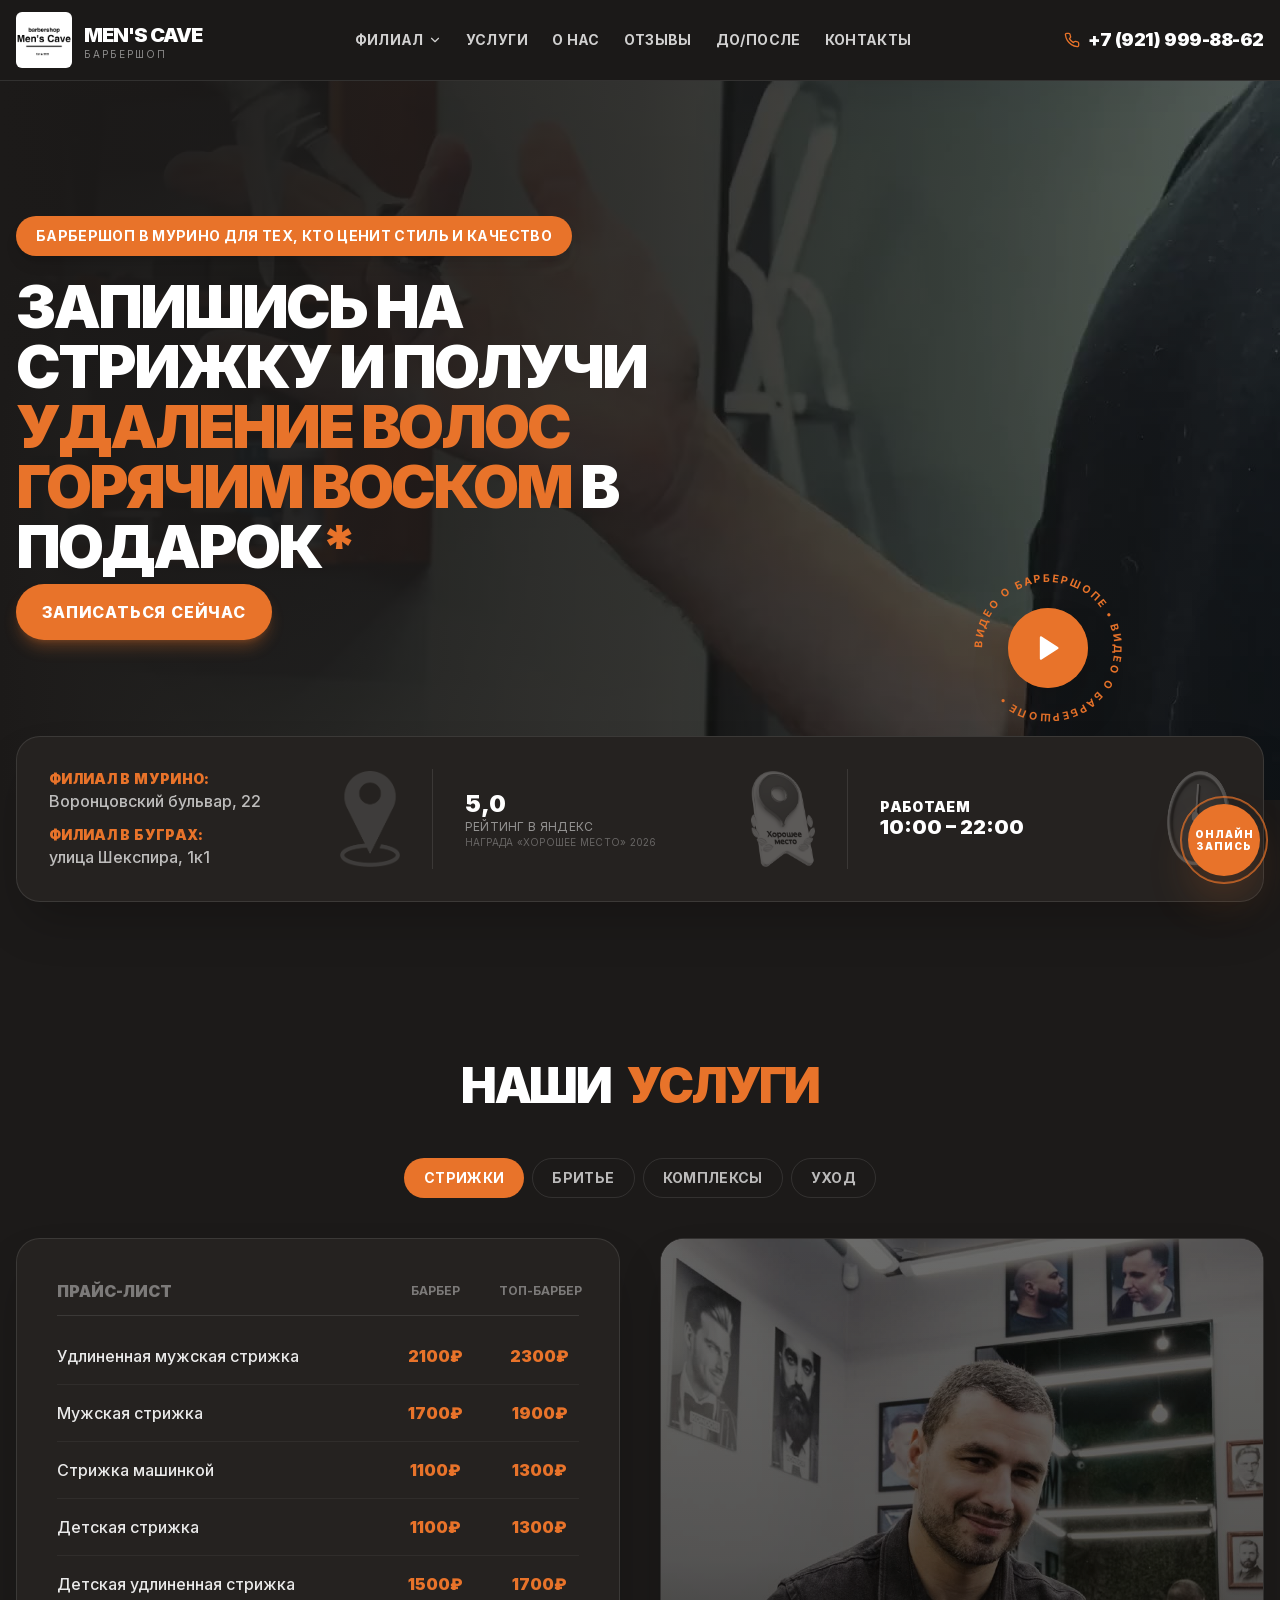
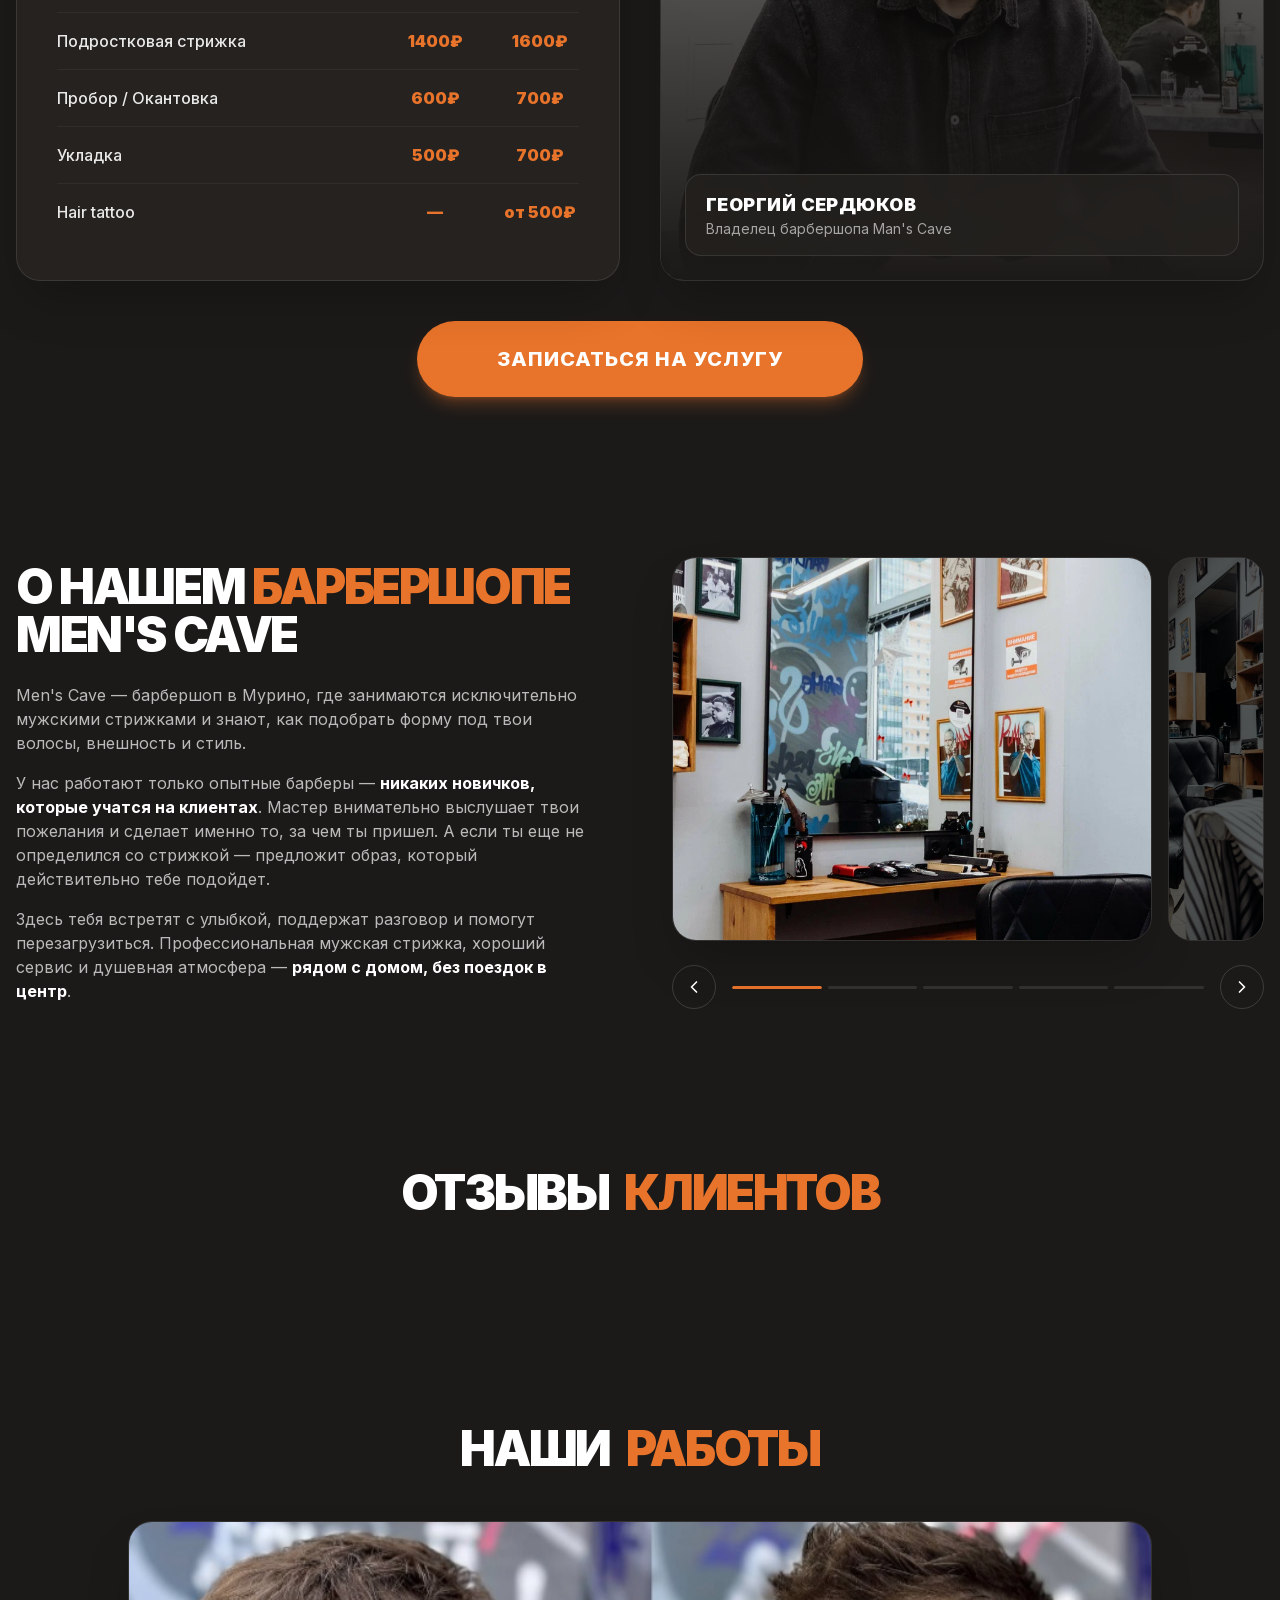
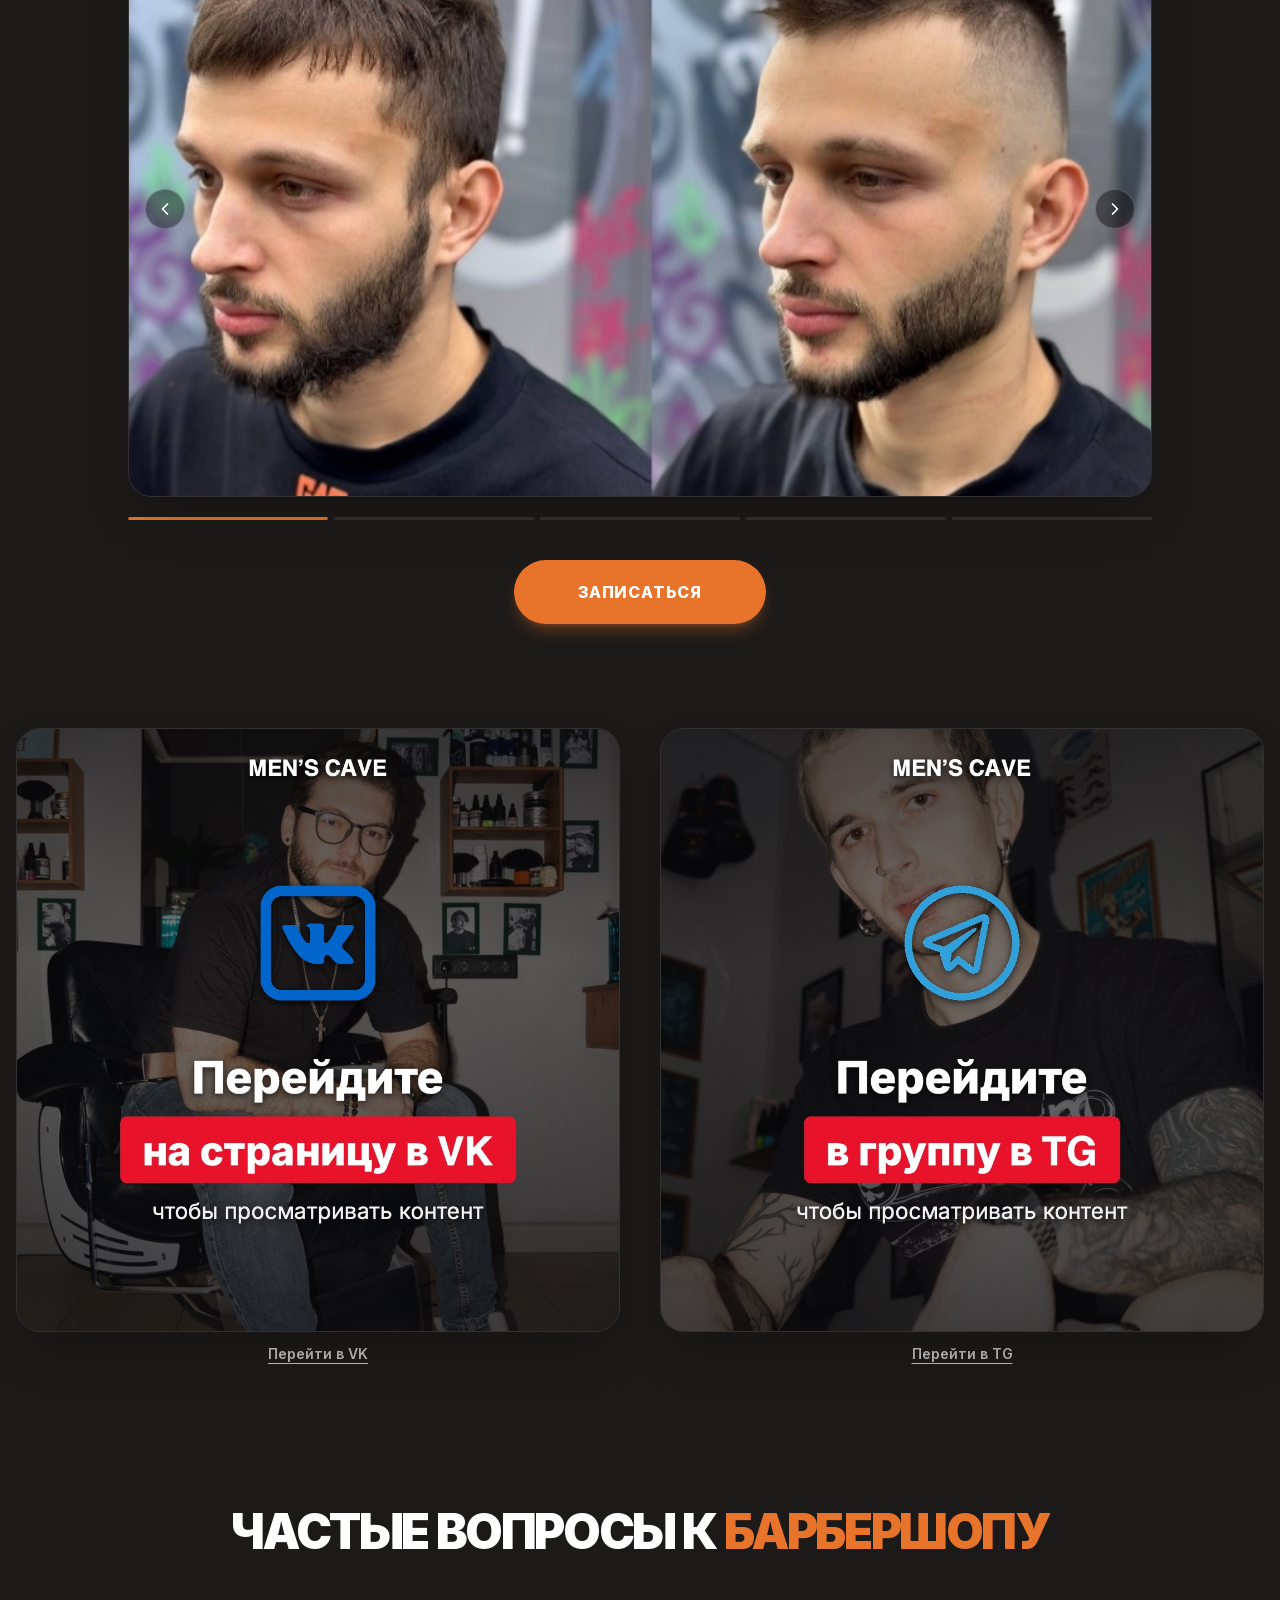
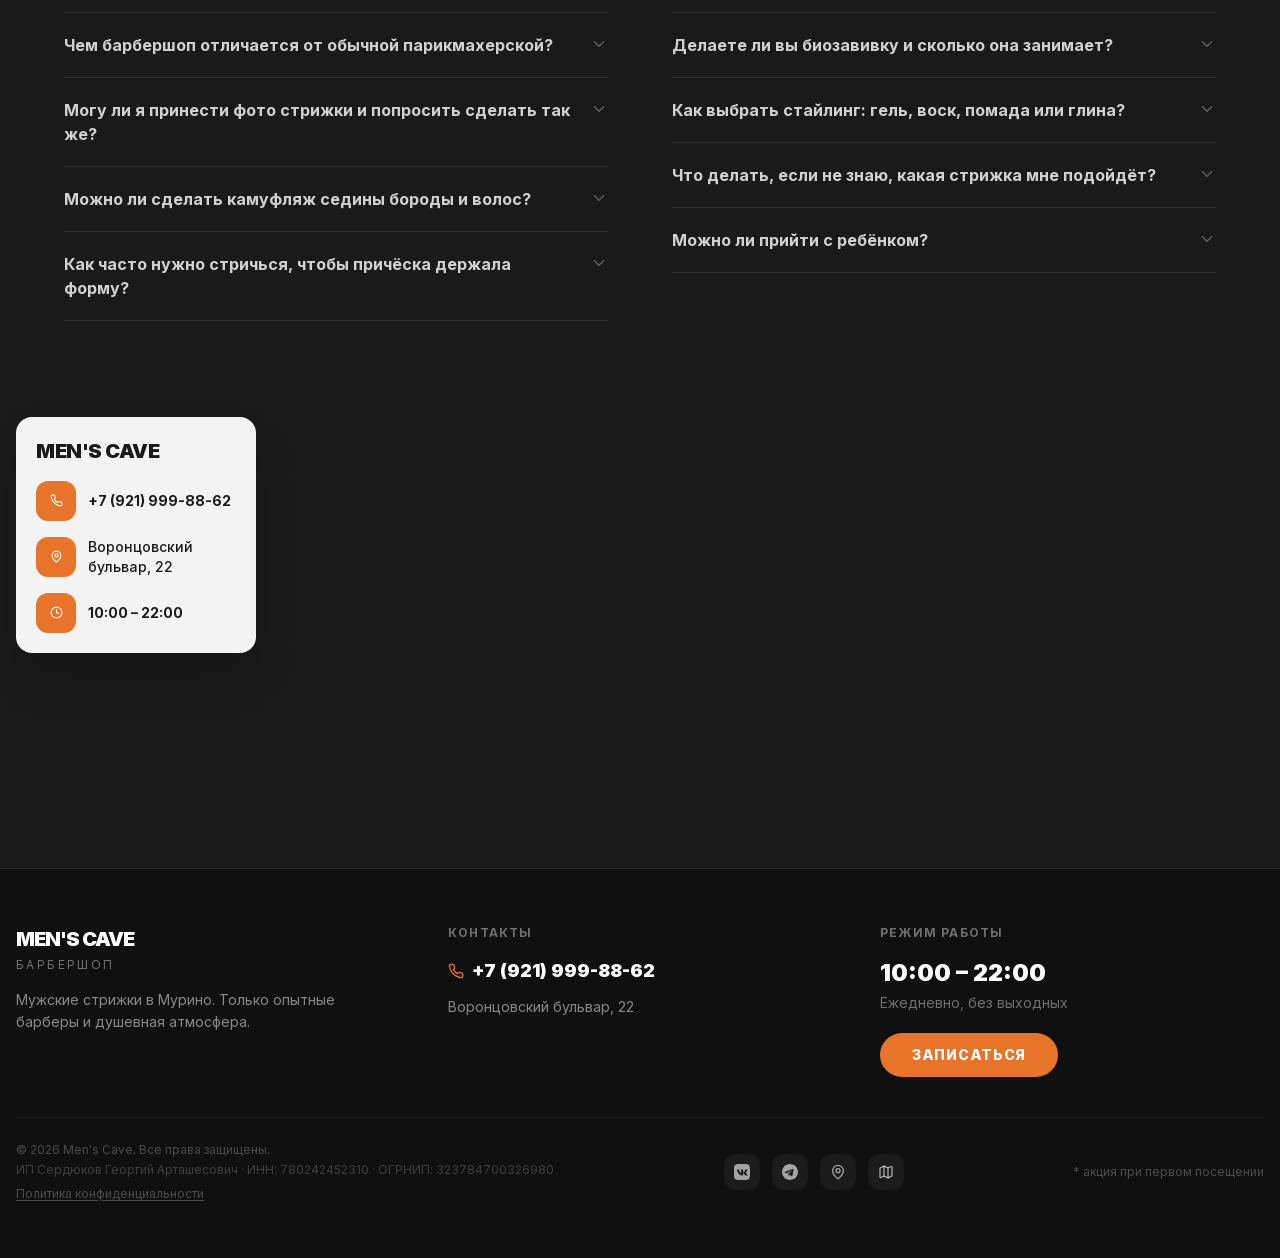
<file: index.html>
<!DOCTYPE html><html lang="ru" class="scroll-smooth"><head><meta charSet="utf-8"/><meta name="viewport" content="width=device-width, initial-scale=1"/><link rel="preload" href="/_next/static/media/21350d82a1f187e9-s.p.woff2" as="font" crossorigin="" type="font/woff2"/><link rel="preload" href="/_next/static/media/e4af272ccee01ff0-s.p.woff2" as="font" crossorigin="" type="font/woff2"/><link rel="preload" as="image" href="/about-4.webp"/><link rel="preload" as="image" href="/work-1.jpg"/><style data-inlined="326b62408b8c1852.css">@font-face{font-family:Inter;font-style:normal;font-weight:100 900;font-display:swap;src:url(/_next/static/media/ba9851c3c22cd980-s.woff2) format("woff2");unicode-range:u+0460-052f,u+1c80-1c8a,u+20b4,u+2de0-2dff,u+a640-a69f,u+fe2e-fe2f}@font-face{font-family:Inter;font-style:normal;font-weight:100 900;font-display:swap;src:url(/_next/static/media/21350d82a1f187e9-s.p.woff2) format("woff2");unicode-range:u+0301,u+0400-045f,u+0490-0491,u+04b0-04b1,u+2116}@font-face{font-family:Inter;font-style:normal;font-weight:100 900;font-display:swap;src:url(/_next/static/media/c5fe6dc8356a8c31-s.woff2) format("woff2");unicode-range:u+1f??}@font-face{font-family:Inter;font-style:normal;font-weight:100 900;font-display:swap;src:url(/_next/static/media/19cfc7226ec3afaa-s.woff2) format("woff2");unicode-range:u+0370-0377,u+037a-037f,u+0384-038a,u+038c,u+038e-03a1,u+03a3-03ff}@font-face{font-family:Inter;font-style:normal;font-weight:100 900;font-display:swap;src:url(/_next/static/media/df0a9ae256c0569c-s.woff2) format("woff2");unicode-range:u+0102-0103,u+0110-0111,u+0128-0129,u+0168-0169,u+01a0-01a1,u+01af-01b0,u+0300-0301,u+0303-0304,u+0308-0309,u+0323,u+0329,u+1ea0-1ef9,u+20ab}@font-face{font-family:Inter;font-style:normal;font-weight:100 900;font-display:swap;src:url(/_next/static/media/8e9860b6e62d6359-s.woff2) format("woff2");unicode-range:u+0100-02ba,u+02bd-02c5,u+02c7-02cc,u+02ce-02d7,u+02dd-02ff,u+0304,u+0308,u+0329,u+1d00-1dbf,u+1e00-1e9f,u+1ef2-1eff,u+2020,u+20a0-20ab,u+20ad-20c0,u+2113,u+2c60-2c7f,u+a720-a7ff}@font-face{font-family:Inter;font-style:normal;font-weight:100 900;font-display:swap;src:url(/_next/static/media/e4af272ccee01ff0-s.p.woff2) format("woff2");unicode-range:u+00??,u+0131,u+0152-0153,u+02bb-02bc,u+02c6,u+02da,u+02dc,u+0304,u+0308,u+0329,u+2000-206f,u+20ac,u+2122,u+2191,u+2193,u+2212,u+2215,u+feff,u+fffd}@font-face{font-family:Inter Fallback;src:local("Arial");ascent-override:90.44%;descent-override:22.52%;line-gap-override:0.00%;size-adjust:107.12%}.__className_fcbcbf{font-family:Inter,Inter Fallback;font-style:normal}*,:after,:before{--tw-border-spacing-x:0;--tw-border-spacing-y:0;--tw-translate-x:0;--tw-translate-y:0;--tw-rotate:0;--tw-skew-x:0;--tw-skew-y:0;--tw-scale-x:1;--tw-scale-y:1;--tw-pan-x: ;--tw-pan-y: ;--tw-pinch-zoom: ;--tw-scroll-snap-strictness:proximity;--tw-gradient-from-position: ;--tw-gradient-via-position: ;--tw-gradient-to-position: ;--tw-ordinal: ;--tw-slashed-zero: ;--tw-numeric-figure: ;--tw-numeric-spacing: ;--tw-numeric-fraction: ;--tw-ring-inset: ;--tw-ring-offset-width:0px;--tw-ring-offset-color:#fff;--tw-ring-color:rgba(59,130,246,.5);--tw-ring-offset-shadow:0 0 #0000;--tw-ring-shadow:0 0 #0000;--tw-shadow:0 0 #0000;--tw-shadow-colored:0 0 #0000;--tw-blur: ;--tw-brightness: ;--tw-contrast: ;--tw-grayscale: ;--tw-hue-rotate: ;--tw-invert: ;--tw-saturate: ;--tw-sepia: ;--tw-drop-shadow: ;--tw-backdrop-blur: ;--tw-backdrop-brightness: ;--tw-backdrop-contrast: ;--tw-backdrop-grayscale: ;--tw-backdrop-hue-rotate: ;--tw-backdrop-invert: ;--tw-backdrop-opacity: ;--tw-backdrop-saturate: ;--tw-backdrop-sepia: ;--tw-contain-size: ;--tw-contain-layout: ;--tw-contain-paint: ;--tw-contain-style: }::backdrop{--tw-border-spacing-x:0;--tw-border-spacing-y:0;--tw-translate-x:0;--tw-translate-y:0;--tw-rotate:0;--tw-skew-x:0;--tw-skew-y:0;--tw-scale-x:1;--tw-scale-y:1;--tw-pan-x: ;--tw-pan-y: ;--tw-pinch-zoom: ;--tw-scroll-snap-strictness:proximity;--tw-gradient-from-position: ;--tw-gradient-via-position: ;--tw-gradient-to-position: ;--tw-ordinal: ;--tw-slashed-zero: ;--tw-numeric-figure: ;--tw-numeric-spacing: ;--tw-numeric-fraction: ;--tw-ring-inset: ;--tw-ring-offset-width:0px;--tw-ring-offset-color:#fff;--tw-ring-color:rgba(59,130,246,.5);--tw-ring-offset-shadow:0 0 #0000;--tw-ring-shadow:0 0 #0000;--tw-shadow:0 0 #0000;--tw-shadow-colored:0 0 #0000;--tw-blur: ;--tw-brightness: ;--tw-contrast: ;--tw-grayscale: ;--tw-hue-rotate: ;--tw-invert: ;--tw-saturate: ;--tw-sepia: ;--tw-drop-shadow: ;--tw-backdrop-blur: ;--tw-backdrop-brightness: ;--tw-backdrop-contrast: ;--tw-backdrop-grayscale: ;--tw-backdrop-hue-rotate: ;--tw-backdrop-invert: ;--tw-backdrop-opacity: ;--tw-backdrop-saturate: ;--tw-backdrop-sepia: ;--tw-contain-size: ;--tw-contain-layout: ;--tw-contain-paint: ;--tw-contain-style: }/*
! tailwindcss v3.4.19 | MIT License | https://tailwindcss.com
*/*,:after,:before{box-sizing:border-box;border:0 solid #e5e7eb}:after,:before{--tw-content:""}:host,html{line-height:1.5;-webkit-text-size-adjust:100%;-moz-tab-size:4;-o-tab-size:4;tab-size:4;font-family:ui-sans-serif,system-ui,sans-serif,Apple Color Emoji,Segoe UI Emoji,Segoe UI Symbol,Noto Color Emoji;font-feature-settings:normal;font-variation-settings:normal;-webkit-tap-highlight-color:transparent}body{margin:0;line-height:inherit}hr{height:0;color:inherit;border-top-width:1px}abbr:where([title]){-webkit-text-decoration:underline dotted;text-decoration:underline dotted}h1,h2,h3,h4,h5,h6{font-size:inherit;font-weight:inherit}a{color:inherit;text-decoration:inherit}b,strong{font-weight:bolder}code,kbd,pre,samp{font-family:ui-monospace,SFMono-Regular,Menlo,Monaco,Consolas,Liberation Mono,Courier New,monospace;font-feature-settings:normal;font-variation-settings:normal;font-size:1em}small{font-size:80%}sub,sup{font-size:75%;line-height:0;position:relative;vertical-align:baseline}sub{bottom:-.25em}sup{top:-.5em}table{text-indent:0;border-color:inherit;border-collapse:collapse}button,input,optgroup,select,textarea{font-family:inherit;font-feature-settings:inherit;font-variation-settings:inherit;font-size:100%;font-weight:inherit;line-height:inherit;letter-spacing:inherit;color:inherit;margin:0;padding:0}button,select{text-transform:none}button,input:where([type=button]),input:where([type=reset]),input:where([type=submit]){-webkit-appearance:button;background-color:transparent;background-image:none}:-moz-focusring{outline:auto}:-moz-ui-invalid{box-shadow:none}progress{vertical-align:baseline}::-webkit-inner-spin-button,::-webkit-outer-spin-button{height:auto}[type=search]{-webkit-appearance:textfield;outline-offset:-2px}::-webkit-search-decoration{-webkit-appearance:none}::-webkit-file-upload-button{-webkit-appearance:button;font:inherit}summary{display:list-item}blockquote,dd,dl,figure,h1,h2,h3,h4,h5,h6,hr,p,pre{margin:0}fieldset{margin:0}fieldset,legend{padding:0}menu,ol,ul{list-style:none;margin:0;padding:0}dialog{padding:0}textarea{resize:vertical}input::-moz-placeholder,textarea::-moz-placeholder{opacity:1;color:#9ca3af}input::placeholder,textarea::placeholder{opacity:1;color:#9ca3af}[role=button],button{cursor:pointer}:disabled{cursor:default}audio,canvas,embed,iframe,img,object,svg,video{display:block;vertical-align:middle}img,video{max-width:100%;height:auto}[hidden]:where(:not([hidden=until-found])){display:none}.container{width:100%}@media (min-width:640px){.container{max-width:640px}}@media (min-width:768px){.container{max-width:768px}}@media (min-width:1024px){.container{max-width:1024px}}@media (min-width:1280px){.container{max-width:1280px}}@media (min-width:1536px){.container{max-width:1536px}}.pointer-events-none{pointer-events:none}.pointer-events-auto{pointer-events:auto}.visible{visibility:visible}.invisible{visibility:hidden}.fixed{position:fixed}.absolute{position:absolute}.relative{position:relative}.inset-0{inset:0}.bottom-0{bottom:0}.bottom-16{bottom:4rem}.bottom-5{bottom:1.25rem}.bottom-6{bottom:1.5rem}.left-0{left:0}.left-3{left:.75rem}.left-4{left:1rem}.left-5{left:1.25rem}.left-6{left:1.5rem}.right-0{right:0}.right-36{right:9rem}.right-4{right:1rem}.right-5{right:1.25rem}.right-6{right:1.5rem}.top-0{top:0}.top-1\/2{top:50%}.top-3{top:.75rem}.top-full{top:100%}.-z-10{z-index:-10}.z-10{z-index:10}.z-20{z-index:20}.z-50{z-index:50}.z-\[1000\]{z-index:1000}.z-\[100\]{z-index:100}.z-\[200\]{z-index:200}.-m-2{margin:-.5rem}.-mx-4{margin-left:-1rem;margin-right:-1rem}.mx-auto{margin-left:auto;margin-right:auto}.-mr-2{margin-right:-.5rem}.-mt-12{margin-top:-3rem}.mb-1{margin-bottom:.25rem}.mb-10{margin-bottom:2.5rem}.mb-12{margin-bottom:3rem}.mb-16{margin-bottom:4rem}.mb-2{margin-bottom:.5rem}.mb-3{margin-bottom:.75rem}.mb-4{margin-bottom:1rem}.mb-5{margin-bottom:1.25rem}.mb-6{margin-bottom:1.5rem}.mb-8{margin-bottom:2rem}.ml-1{margin-left:.25rem}.ml-4{margin-left:1rem}.mt-0\.5{margin-top:.125rem}.mt-1{margin-top:.25rem}.mt-10{margin-top:2.5rem}.mt-20{margin-top:5rem}.mt-3{margin-top:.75rem}.mt-4{margin-top:1rem}.mt-5{margin-top:1.25rem}.mt-6{margin-top:1.5rem}.mt-8{margin-top:2rem}.block{display:block}.inline-block{display:inline-block}.inline{display:inline}.flex{display:flex}.inline-flex{display:inline-flex}.grid{display:grid}.hidden{display:none}.aspect-\[4\/3\]{aspect-ratio:4/3}.aspect-\[854\/480\]{aspect-ratio:854/480}.aspect-square{aspect-ratio:1/1}.h-10{height:2.5rem}.h-11{height:2.75rem}.h-14{height:3.5rem}.h-16{height:4rem}.h-20{height:5rem}.h-24{height:6rem}.h-4{height:1rem}.h-44{height:11rem}.h-5{height:1.25rem}.h-7{height:1.75rem}.h-9{height:2.25rem}.h-96{height:24rem}.h-\[3px\]{height:3px}.h-\[72px\]{height:72px}.h-\[88px\]{height:88px}.h-full{height:100%}.h-px{height:1px}.max-h-0{max-height:0}.max-h-40{max-height:10rem}.max-h-\[3000px\]{max-height:3000px}.min-h-\[640px\]{min-height:640px}.min-h-screen{min-height:100vh}.w-10{width:2.5rem}.w-11{width:2.75rem}.w-14{width:3.5rem}.w-16{width:4rem}.w-2\/3{width:66.666667%}.w-20{width:5rem}.w-24{width:6rem}.w-3{width:.75rem}.w-4{width:1rem}.w-44{width:11rem}.w-5{width:1.25rem}.w-7{width:1.75rem}.w-9{width:2.25rem}.w-96{width:24rem}.w-\[72px\]{width:72px}.w-\[88px\]{width:88px}.w-auto{width:auto}.w-fit{width:-moz-fit-content;width:fit-content}.w-full{width:100%}.min-w-0{min-width:0}.min-w-\[200px\]{min-width:200px}.max-w-2xl{max-width:42rem}.max-w-3xl{max-width:48rem}.max-w-4xl{max-width:56rem}.max-w-5xl{max-width:64rem}.max-w-6xl{max-width:72rem}.max-w-\[320px\]{max-width:320px}.max-w-full{max-width:100%}.max-w-xl{max-width:36rem}.max-w-xs{max-width:20rem}.flex-1{flex:1 1 0%}.shrink-0{flex-shrink:0}.-translate-x-1\/4{--tw-translate-x:-25%}.-translate-x-1\/4,.-translate-y-1\/2{transform:translate(var(--tw-translate-x),var(--tw-translate-y)) rotate(var(--tw-rotate)) skewX(var(--tw-skew-x)) skewY(var(--tw-skew-y)) scaleX(var(--tw-scale-x)) scaleY(var(--tw-scale-y))}.-translate-y-1\/2{--tw-translate-y:-50%}.translate-x-0{--tw-translate-x:0px}.translate-x-0,.translate-x-1\/4{transform:translate(var(--tw-translate-x),var(--tw-translate-y)) rotate(var(--tw-rotate)) skewX(var(--tw-skew-x)) skewY(var(--tw-skew-y)) scaleX(var(--tw-scale-x)) scaleY(var(--tw-scale-y))}.translate-x-1\/4{--tw-translate-x:25%}.translate-x-full{--tw-translate-x:100%}.translate-x-full,.translate-y-1\/2{transform:translate(var(--tw-translate-x),var(--tw-translate-y)) rotate(var(--tw-rotate)) skewX(var(--tw-skew-x)) skewY(var(--tw-skew-y)) scaleX(var(--tw-scale-x)) scaleY(var(--tw-scale-y))}.translate-y-1\/2{--tw-translate-y:50%}.rotate-180{--tw-rotate:180deg}.rotate-180,.scale-\[1\.3\]{transform:translate(var(--tw-translate-x),var(--tw-translate-y)) rotate(var(--tw-rotate)) skewX(var(--tw-skew-x)) skewY(var(--tw-skew-y)) scaleX(var(--tw-scale-x)) scaleY(var(--tw-scale-y))}.scale-\[1\.3\]{--tw-scale-x:1.3;--tw-scale-y:1.3}@keyframes ping{75%,to{transform:scale(2);opacity:0}}.animate-ping{animation:ping 1s cubic-bezier(0,0,.2,1) infinite}.cursor-grab{cursor:grab}.select-none{-webkit-user-select:none;-moz-user-select:none;user-select:none}.list-inside{list-style-position:inside}.list-disc{list-style-type:disc}.grid-cols-1{grid-template-columns:repeat(1,minmax(0,1fr))}.flex-col{flex-direction:column}.items-start{align-items:flex-start}.items-center{align-items:center}.justify-start{justify-content:flex-start}.justify-end{justify-content:flex-end}.justify-center{justify-content:center}.justify-between{justify-content:space-between}.gap-0{gap:0}.gap-1{gap:.25rem}.gap-1\.5{gap:.375rem}.gap-10{gap:2.5rem}.gap-2{gap:.5rem}.gap-3{gap:.75rem}.gap-4{gap:1rem}.gap-6{gap:1.5rem}.gap-8{gap:2rem}.space-y-0>:not([hidden])~:not([hidden]){--tw-space-y-reverse:0;margin-top:calc(0px * calc(1 - var(--tw-space-y-reverse)));margin-bottom:calc(0px * var(--tw-space-y-reverse))}.space-y-1>:not([hidden])~:not([hidden]){--tw-space-y-reverse:0;margin-top:calc(.25rem * calc(1 - var(--tw-space-y-reverse)));margin-bottom:calc(.25rem * var(--tw-space-y-reverse))}.space-y-2>:not([hidden])~:not([hidden]){--tw-space-y-reverse:0;margin-top:calc(.5rem * calc(1 - var(--tw-space-y-reverse)));margin-bottom:calc(.5rem * var(--tw-space-y-reverse))}.space-y-4>:not([hidden])~:not([hidden]){--tw-space-y-reverse:0;margin-top:calc(1rem * calc(1 - var(--tw-space-y-reverse)));margin-bottom:calc(1rem * var(--tw-space-y-reverse))}.divide-y>:not([hidden])~:not([hidden]){--tw-divide-y-reverse:0;border-top-width:calc(1px * calc(1 - var(--tw-divide-y-reverse)));border-bottom-width:calc(1px * var(--tw-divide-y-reverse))}.divide-white\/5>:not([hidden])~:not([hidden]){border-color:hsla(0,0%,100%,.05)}.overflow-hidden{overflow:hidden}.overflow-x-auto{overflow-x:auto}.scroll-smooth{scroll-behavior:smooth}.whitespace-nowrap{white-space:nowrap}.rounded-2xl{border-radius:1rem}.rounded-3xl{border-radius:1.5rem}.rounded-full{border-radius:9999px}.rounded-lg{border-radius:.5rem}.rounded-md{border-radius:.375rem}.rounded-xl{border-radius:.75rem}.border{border-width:1px}.border-2{border-width:2px}.border-b{border-bottom-width:1px}.border-l{border-left-width:1px}.border-t{border-top-width:1px}.border-accent{--tw-border-opacity:1;border-color:rgb(232 115 42/var(--tw-border-opacity,1))}.border-accent\/40{border-color:rgba(232,115,42,.4)}.border-white\/10{border-color:hsla(0,0%,100%,.1)}.border-white\/15{border-color:hsla(0,0%,100%,.15)}.border-white\/20{border-color:hsla(0,0%,100%,.2)}.border-white\/5{border-color:hsla(0,0%,100%,.05)}.bg-\[\#111010\]{--tw-bg-opacity:1;background-color:rgb(17 16 16/var(--tw-bg-opacity,1))}.bg-\[\#252220\]{--tw-bg-opacity:1;background-color:rgb(37 34 32/var(--tw-bg-opacity,1))}.bg-\[\#252220\]\/80{background-color:rgba(37,34,32,.8)}.bg-accent{--tw-bg-opacity:1;background-color:rgb(232 115 42/var(--tw-bg-opacity,1))}.bg-accent\/10{background-color:rgba(232,115,42,.1)}.bg-accent\/20{background-color:rgba(232,115,42,.2)}.bg-accent\/60{background-color:rgba(232,115,42,.6)}.bg-black\/40{background-color:rgba(0,0,0,.4)}.bg-black\/55{background-color:rgba(0,0,0,.55)}.bg-black\/60{background-color:rgba(0,0,0,.6)}.bg-dark{--tw-bg-opacity:1;background-color:rgb(28 26 25/var(--tw-bg-opacity,1))}.bg-dark\/90{background-color:rgba(28,26,25,.9)}.bg-white{--tw-bg-opacity:1;background-color:rgb(255 255 255/var(--tw-bg-opacity,1))}.bg-white\/10{background-color:hsla(0,0%,100%,.1)}.bg-white\/5{background-color:hsla(0,0%,100%,.05)}.bg-white\/95{background-color:hsla(0,0%,100%,.95)}.bg-gradient-to-r{background-image:linear-gradient(to right,var(--tw-gradient-stops))}.bg-gradient-to-t{background-image:linear-gradient(to top,var(--tw-gradient-stops))}.from-dark{--tw-gradient-from:#1c1a19 var(--tw-gradient-from-position);--tw-gradient-to:rgba(28,26,25,0) var(--tw-gradient-to-position);--tw-gradient-stops:var(--tw-gradient-from),var(--tw-gradient-to)}.via-dark\/20{--tw-gradient-to:rgba(28,26,25,0) var(--tw-gradient-to-position);--tw-gradient-stops:var(--tw-gradient-from),rgba(28,26,25,.2) var(--tw-gradient-via-position),var(--tw-gradient-to)}.via-dark\/60{--tw-gradient-to:rgba(28,26,25,0) var(--tw-gradient-to-position);--tw-gradient-stops:var(--tw-gradient-from),rgba(28,26,25,.6) var(--tw-gradient-via-position),var(--tw-gradient-to)}.to-transparent{--tw-gradient-to:transparent var(--tw-gradient-to-position)}.fill-white{fill:#fff}.object-cover{-o-object-fit:cover;object-fit:cover}.p-2{padding:.5rem}.p-3{padding:.75rem}.p-5{padding:1.25rem}.p-6{padding:1.5rem}.p-8{padding:2rem}.px-12{padding-left:3rem;padding-right:3rem}.px-4{padding-left:1rem;padding-right:1rem}.px-5{padding-left:1.25rem;padding-right:1.25rem}.px-8{padding-left:2rem;padding-right:2rem}.py-1{padding-top:.25rem;padding-bottom:.25rem}.py-1\.5{padding-top:.375rem;padding-bottom:.375rem}.py-10{padding-top:2.5rem;padding-bottom:2.5rem}.py-12{padding-top:3rem;padding-bottom:3rem}.py-2\.5{padding-top:.625rem;padding-bottom:.625rem}.py-3{padding-top:.75rem;padding-bottom:.75rem}.py-4{padding-top:1rem;padding-bottom:1rem}.py-5{padding-top:1.25rem;padding-bottom:1.25rem}.py-6{padding-top:1.5rem;padding-bottom:1.5rem}.pb-10{padding-bottom:2.5rem}.pb-12{padding-bottom:3rem}.pb-3{padding-bottom:.75rem}.pb-5{padding-bottom:1.25rem}.pl-2{padding-left:.5rem}.pl-3{padding-left:.75rem}.pr-6{padding-right:1.5rem}.pt-10{padding-top:2.5rem}.pt-2{padding-top:.5rem}.pt-4{padding-top:1rem}.pt-6{padding-top:1.5rem}.text-left{text-align:left}.text-center{text-align:center}.text-2xl{font-size:1.5rem;line-height:2rem}.text-3xl{font-size:1.875rem;line-height:2.25rem}.text-\[1\.7rem\]{font-size:1.7rem}.text-\[10px\]{font-size:10px}.text-\[11px\]{font-size:11px}.text-\[9px\]{font-size:9px}.text-base{font-size:1rem;line-height:1.5rem}.text-lg{font-size:1.125rem;line-height:1.75rem}.text-sm{font-size:.875rem;line-height:1.25rem}.text-xl{font-size:1.25rem;line-height:1.75rem}.text-xs{font-size:.75rem;line-height:1rem}.font-black{font-weight:900}.font-bold{font-weight:700}.font-extrabold{font-weight:800}.font-medium{font-weight:500}.font-semibold{font-weight:600}.uppercase{text-transform:uppercase}.leading-\[1\.15\]{line-height:1.15}.leading-\[1\.1\]{line-height:1.1}.leading-loose{line-height:2}.leading-none{line-height:1}.leading-relaxed{line-height:1.625}.leading-snug{line-height:1.375}.leading-tight{line-height:1.25}.tracking-\[0\.2em\]{letter-spacing:.2em}.tracking-tight{letter-spacing:-.025em}.tracking-tighter{letter-spacing:-.05em}.tracking-wide{letter-spacing:.025em}.tracking-wider{letter-spacing:.05em}.tracking-widest{letter-spacing:.1em}.text-\[\#1C1A19\]{--tw-text-opacity:1;color:rgb(28 26 25/var(--tw-text-opacity,1))}.text-accent{--tw-text-opacity:1;color:rgb(232 115 42/var(--tw-text-opacity,1))}.text-white{--tw-text-opacity:1;color:rgb(255 255 255/var(--tw-text-opacity,1))}.text-white\/20{color:hsla(0,0%,100%,.2)}.text-white\/25{color:hsla(0,0%,100%,.25)}.text-white\/30{color:hsla(0,0%,100%,.3)}.text-white\/40{color:hsla(0,0%,100%,.4)}.text-white\/50{color:hsla(0,0%,100%,.5)}.text-white\/60{color:hsla(0,0%,100%,.6)}.text-white\/70{color:hsla(0,0%,100%,.7)}.text-white\/80{color:hsla(0,0%,100%,.8)}.text-white\/90{color:hsla(0,0%,100%,.9)}.underline{text-decoration-line:underline}.underline-offset-2{text-underline-offset:2px}.underline-offset-4{text-underline-offset:4px}.opacity-0{opacity:0}.opacity-100{opacity:1}.opacity-25{opacity:.25}.opacity-60{opacity:.6}.shadow-2xl{--tw-shadow:0 25px 50px -12px rgba(0,0,0,.25);--tw-shadow-colored:0 25px 50px -12px var(--tw-shadow-color)}.shadow-2xl,.shadow-lg{box-shadow:var(--tw-ring-offset-shadow,0 0 #0000),var(--tw-ring-shadow,0 0 #0000),var(--tw-shadow)}.shadow-lg{--tw-shadow:0 10px 15px -3px rgba(0,0,0,.1),0 4px 6px -4px rgba(0,0,0,.1);--tw-shadow-colored:0 10px 15px -3px var(--tw-shadow-color),0 4px 6px -4px var(--tw-shadow-color)}.shadow-accent\/30{--tw-shadow-color:rgba(232,115,42,.3);--tw-shadow:var(--tw-shadow-colored)}.shadow-accent\/40{--tw-shadow-color:rgba(232,115,42,.4);--tw-shadow:var(--tw-shadow-colored)}.blur-\[100px\]{--tw-blur:blur(100px)}.blur-\[100px\],.grayscale{filter:var(--tw-blur) var(--tw-brightness) var(--tw-contrast) var(--tw-grayscale) var(--tw-hue-rotate) var(--tw-invert) var(--tw-saturate) var(--tw-sepia) var(--tw-drop-shadow)}.grayscale{--tw-grayscale:grayscale(100%)}.backdrop-blur-md{--tw-backdrop-blur:blur(12px)}.backdrop-blur-md,.backdrop-blur-sm{backdrop-filter:var(--tw-backdrop-blur) var(--tw-backdrop-brightness) var(--tw-backdrop-contrast) var(--tw-backdrop-grayscale) var(--tw-backdrop-hue-rotate) var(--tw-backdrop-invert) var(--tw-backdrop-opacity) var(--tw-backdrop-saturate) var(--tw-backdrop-sepia)}.backdrop-blur-sm{--tw-backdrop-blur:blur(4px)}.transition{transition-property:color,background-color,border-color,text-decoration-color,fill,stroke,opacity,box-shadow,transform,filter,backdrop-filter;transition-timing-function:cubic-bezier(.4,0,.2,1);transition-duration:.15s}.transition-all{transition-property:all;transition-timing-function:cubic-bezier(.4,0,.2,1);transition-duration:.15s}.transition-colors{transition-property:color,background-color,border-color,text-decoration-color,fill,stroke;transition-timing-function:cubic-bezier(.4,0,.2,1);transition-duration:.15s}.transition-opacity{transition-property:opacity;transition-timing-function:cubic-bezier(.4,0,.2,1);transition-duration:.15s}.transition-transform{transition-property:transform;transition-timing-function:cubic-bezier(.4,0,.2,1);transition-duration:.15s}.duration-200{transition-duration:.2s}.duration-300{transition-duration:.3s}.duration-500{transition-duration:.5s}.ease-in-out{transition-timing-function:cubic-bezier(.4,0,.2,1)}:root{--accent:#e8732a;--dark:#1c1a19;--foreground:#fff;--background:#1c1a19}body{color:var(--foreground);background:var(--background);font-feature-settings:"kern" 1}::-moz-selection{background-color:var(--accent);color:#fff}::selection{background-color:var(--accent);color:#fff}:focus-visible{outline:2px solid var(--accent);outline-offset:2px}::-webkit-scrollbar{width:10px}::-webkit-scrollbar-track{background:#1c1a19}::-webkit-scrollbar-thumb{background:var(--accent);border-radius:5px;border:2px solid #1c1a19}html{scroll-behavior:smooth!important}section{scroll-margin-top:100px}@keyframes spin-slow{0%{transform:rotate(0deg)}to{transform:rotate(1turn)}}.animate-spin-slow{animation:spin-slow 16s linear infinite}@keyframes pulse-slow{0%,to{box-shadow:0 0 0 0 rgba(232,115,42,.5)}50%{box-shadow:0 0 0 12px rgba(232,115,42,0)}}.animate-pulse-slow{animation:pulse-slow 2.5s ease-out infinite}@keyframes ken-burns{0%{transform:scale(1)}to{transform:scale(1.08)}}.animate-ken-burns{animation:ken-burns 6s ease-out forwards}@keyframes ping-slow{0%{transform:scale(1);opacity:.6}70%{transform:scale(1.4);opacity:0}to{transform:scale(1.4);opacity:0}}.animate-ping-slow{animation:ping-slow 2s ease-out infinite}.no-scrollbar{-ms-overflow-style:none;scrollbar-width:none}.no-scrollbar::-webkit-scrollbar{display:none}.hover\:-translate-y-0\.5:hover{--tw-translate-y:-0.125rem}.hover\:-translate-y-0\.5:hover,.hover\:scale-110:hover{transform:translate(var(--tw-translate-x),var(--tw-translate-y)) rotate(var(--tw-rotate)) skewX(var(--tw-skew-x)) skewY(var(--tw-skew-y)) scaleX(var(--tw-scale-x)) scaleY(var(--tw-scale-y))}.hover\:scale-110:hover{--tw-scale-x:1.1;--tw-scale-y:1.1}.hover\:border-accent:hover{--tw-border-opacity:1;border-color:rgb(232 115 42/var(--tw-border-opacity,1))}.hover\:border-accent\/50:hover{border-color:rgba(232,115,42,.5)}.hover\:bg-\[\#1CA355\]:hover{--tw-bg-opacity:1;background-color:rgb(28 163 85/var(--tw-bg-opacity,1))}.hover\:bg-\[\#2787F5\]:hover{--tw-bg-opacity:1;background-color:rgb(39 135 245/var(--tw-bg-opacity,1))}.hover\:bg-\[\#29B6F6\]:hover{--tw-bg-opacity:1;background-color:rgb(41 182 246/var(--tw-bg-opacity,1))}.hover\:bg-\[\#FC3F1D\]:hover{--tw-bg-opacity:1;background-color:rgb(252 63 29/var(--tw-bg-opacity,1))}.hover\:bg-\[\#d4641f\]:hover{--tw-bg-opacity:1;background-color:rgb(212 100 31/var(--tw-bg-opacity,1))}.hover\:bg-accent:hover{--tw-bg-opacity:1;background-color:rgb(232 115 42/var(--tw-bg-opacity,1))}.hover\:bg-white\/5:hover{background-color:hsla(0,0%,100%,.05)}.hover\:text-accent:hover{--tw-text-opacity:1;color:rgb(232 115 42/var(--tw-text-opacity,1))}.hover\:text-white:hover{--tw-text-opacity:1;color:rgb(255 255 255/var(--tw-text-opacity,1))}.hover\:shadow-accent\/50:hover{--tw-shadow-color:rgba(232,115,42,.5);--tw-shadow:var(--tw-shadow-colored)}.active\:translate-y-0:active{--tw-translate-y:0px}.active\:scale-95:active,.active\:translate-y-0:active{transform:translate(var(--tw-translate-x),var(--tw-translate-y)) rotate(var(--tw-rotate)) skewX(var(--tw-skew-x)) skewY(var(--tw-skew-y)) scaleX(var(--tw-scale-x)) scaleY(var(--tw-scale-y))}.active\:scale-95:active{--tw-scale-x:.95;--tw-scale-y:.95}.active\:cursor-grabbing:active{cursor:grabbing}.group:hover .group-hover\:visible{visibility:visible}.group:hover .group-hover\:rotate-180{--tw-rotate:180deg}.group:hover .group-hover\:rotate-180,.group:hover .group-hover\:scale-105{transform:translate(var(--tw-translate-x),var(--tw-translate-y)) rotate(var(--tw-rotate)) skewX(var(--tw-skew-x)) skewY(var(--tw-skew-y)) scaleX(var(--tw-scale-x)) scaleY(var(--tw-scale-y))}.group:hover .group-hover\:scale-105{--tw-scale-x:1.05;--tw-scale-y:1.05}.group:hover .group-hover\:scale-110{--tw-scale-x:1.1;--tw-scale-y:1.1;transform:translate(var(--tw-translate-x),var(--tw-translate-y)) rotate(var(--tw-rotate)) skewX(var(--tw-skew-x)) skewY(var(--tw-skew-y)) scaleX(var(--tw-scale-x)) scaleY(var(--tw-scale-y))}.group:hover .group-hover\:bg-\[\#d4641f\]{--tw-bg-opacity:1;background-color:rgb(212 100 31/var(--tw-bg-opacity,1))}.group:hover .group-hover\:text-accent{--tw-text-opacity:1;color:rgb(232 115 42/var(--tw-text-opacity,1))}.group:hover .group-hover\:text-white{--tw-text-opacity:1;color:rgb(255 255 255/var(--tw-text-opacity,1))}.group:hover .group-hover\:text-white\/60{color:hsla(0,0%,100%,.6)}.group:hover .group-hover\:opacity-100{opacity:1}.group:active .group-active\:scale-95{--tw-scale-x:.95;--tw-scale-y:.95;transform:translate(var(--tw-translate-x),var(--tw-translate-y)) rotate(var(--tw-rotate)) skewX(var(--tw-skew-x)) skewY(var(--tw-skew-y)) scaleX(var(--tw-scale-x)) scaleY(var(--tw-scale-y))}@media (min-width:640px){.sm\:block{display:block}.sm\:w-64{width:16rem}.sm\:grid-cols-2{grid-template-columns:repeat(2,minmax(0,1fr))}.sm\:flex-row{flex-direction:row}.sm\:text-4xl{font-size:2.25rem;line-height:2.5rem}}@media (min-width:768px){.md\:left-4{left:1rem}.md\:top-4{top:1rem}.md\:mx-0{margin-left:0;margin-right:0}.md\:flex{display:flex}.md\:h-10{height:2.5rem}.md\:h-6{height:1.5rem}.md\:w-10{width:2.5rem}.md\:w-6{width:1.5rem}.md\:w-60{width:15rem}.md\:grid-cols-3{grid-template-columns:repeat(3,minmax(0,1fr))}.md\:flex-row{flex-direction:row}.md\:justify-center{justify-content:center}.md\:gap-3{gap:.75rem}.md\:gap-4{gap:1rem}.md\:rounded-2xl{border-radius:1rem}.md\:rounded-xl{border-radius:.75rem}.md\:p-5{padding:1.25rem}.md\:py-24{padding-top:6rem;padding-bottom:6rem}.md\:py-8{padding-top:2rem;padding-bottom:2rem}.md\:pr-12{padding-right:3rem}.md\:text-left{text-align:left}.md\:text-5xl{font-size:3rem;line-height:1}.md\:text-6xl{font-size:3.75rem;line-height:1}.md\:text-base{font-size:1rem;line-height:1.5rem}.md\:text-lg{font-size:1.125rem;line-height:1.75rem}.md\:text-sm{font-size:.875rem;line-height:1.25rem}.md\:text-xl{font-size:1.25rem;line-height:1.75rem}}@media (min-width:1024px){.lg\:mx-0{margin-left:0;margin-right:0}.lg\:-mt-16{margin-top:-4rem}.lg\:mb-10{margin-bottom:2.5rem}.lg\:mb-12{margin-bottom:3rem}.lg\:mb-14{margin-bottom:3.5rem}.lg\:mt-10{margin-top:2.5rem}.lg\:block{display:block}.lg\:inline{display:inline}.lg\:flex{display:flex}.lg\:grid{display:grid}.lg\:hidden{display:none}.lg\:aspect-\[5\/4\]{aspect-ratio:5/4}.lg\:h-14{height:3.5rem}.lg\:h-20{height:5rem}.lg\:h-24{height:6rem}.lg\:min-h-\[640px\]{min-height:640px}.lg\:min-h-\[720px\]{min-height:720px}.lg\:w-14{width:3.5rem}.lg\:w-16{width:4rem}.lg\:w-20{width:5rem}.lg\:w-24{width:6rem}.lg\:w-4{width:1rem}.lg\:max-w-none{max-width:none}.lg\:flex-1{flex:1 1 0%}.lg\:grid-cols-2{grid-template-columns:repeat(2,minmax(0,1fr))}.lg\:flex-row{flex-direction:row}.lg\:items-stretch{align-items:stretch}.lg\:justify-start{justify-content:flex-start}.lg\:gap-0{gap:0}.lg\:gap-10{gap:2.5rem}.lg\:gap-12{gap:3rem}.lg\:gap-16{gap:4rem}.lg\:gap-4{gap:1rem}.lg\:gap-6{gap:1.5rem}.lg\:gap-x-16{-moz-column-gap:4rem;column-gap:4rem}.lg\:divide-x>:not([hidden])~:not([hidden]){--tw-divide-x-reverse:0;border-right-width:calc(1px * var(--tw-divide-x-reverse));border-left-width:calc(1px * calc(1 - var(--tw-divide-x-reverse)))}.lg\:divide-white\/10>:not([hidden])~:not([hidden]){border-color:hsla(0,0%,100%,.1)}.lg\:from-dark{--tw-gradient-from:#1c1a19 var(--tw-gradient-from-position);--tw-gradient-to:rgba(28,26,25,0) var(--tw-gradient-to-position);--tw-gradient-stops:var(--tw-gradient-from),var(--tw-gradient-to)}.lg\:via-dark\/70{--tw-gradient-to:rgba(28,26,25,0) var(--tw-gradient-to-position);--tw-gradient-stops:var(--tw-gradient-from),rgba(28,26,25,.7) var(--tw-gradient-via-position),var(--tw-gradient-to)}.lg\:to-dark\/10{--tw-gradient-to:rgba(28,26,25,.1) var(--tw-gradient-to-position)}.lg\:p-10{padding:2.5rem}.lg\:p-8{padding:2rem}.lg\:px-0{padding-left:0;padding-right:0}.lg\:px-16{padding-left:4rem;padding-right:4rem}.lg\:px-20{padding-left:5rem;padding-right:5rem}.lg\:px-8{padding-left:2rem;padding-right:2rem}.lg\:py-14{padding-top:3.5rem;padding-bottom:3.5rem}.lg\:py-20{padding-top:5rem;padding-bottom:5rem}.lg\:py-24{padding-top:6rem;padding-bottom:6rem}.lg\:py-4{padding-top:1rem;padding-bottom:1rem}.lg\:py-5{padding-top:1.25rem;padding-bottom:1.25rem}.lg\:py-6{padding-top:1.5rem;padding-bottom:1.5rem}.lg\:pb-16{padding-bottom:4rem}.lg\:pb-20{padding-bottom:5rem}.lg\:pl-8{padding-left:2rem}.lg\:pr-8{padding-right:2rem}.lg\:pt-6{padding-top:1.5rem}.lg\:text-left{text-align:left}.lg\:text-5xl{font-size:3rem;line-height:1}.lg\:text-6xl{font-size:3.75rem;line-height:1}.lg\:text-\[10px\]{font-size:10px}.lg\:text-\[15px\]{font-size:15px}.lg\:text-base{font-size:1rem;line-height:1.5rem}.lg\:text-lg{font-size:1.125rem;line-height:1.75rem}.lg\:text-sm{font-size:.875rem;line-height:1.25rem}.lg\:text-xl{font-size:1.25rem;line-height:1.75rem}.lg\:text-xs{font-size:.75rem;line-height:1rem}}.\[\&_iframe\]\:\!h-full iframe{height:100%!important}.\[\&_iframe\]\:\!w-full iframe{width:100%!important}</style><link rel="preload" as="script" fetchPriority="low" href="/_next/static/chunks/webpack-589c2fe725b2dbcd.js"/><script src="/_next/static/chunks/4bd1b696-1d398b649b281e55.js" async=""></script><script src="/_next/static/chunks/517-90e8ef6d3010a428.js" async=""></script><script src="/_next/static/chunks/main-app-3a10962535a5ecbd.js" async=""></script><script src="/_next/static/chunks/125-27b601e37ffe51e7.js" async=""></script><script src="/_next/static/chunks/418-3dd2061084a6bda2.js" async=""></script><script src="/_next/static/chunks/app/page-705642510687867a.js" async=""></script><meta name="next-size-adjust" content=""/><title>Барбершоп Men&#x27;s Cave в Мурино</title><meta name="description" content="Мужские стрижки любой сложности без поездок в центр. Оформление бороды и уход. Только опытные барберы. Ежедневно с 11:00 до 22:00. Онлайн-запись."/><meta name="keywords" content="барбершоп Мурино, мужская стрижка Мурино, стрижка бороды, барбершоп Бугры, Men&#x27;s Cave, мужская парикмахерская"/><meta name="yandex-verification" content="6255f0c4748388ce"/><meta property="og:title" content="Барбершоп Men&#x27;s Cave в Мурино"/><meta property="og:description" content="Мужские стрижки любой сложности без поездок в центр. Оформление бороды и уход. Только опытные барберы. Онлайн-запись."/><meta property="og:url" content="https://xn----7sbcbut1ajfegice8bxe.xn--p1ai"/><meta property="og:site_name" content="Men&#x27;s Cave Барбершоп"/><meta property="og:locale" content="ru_RU"/><meta property="og:image" content="https://xn----7sbcbut1ajfegice8bxe.xn--p1ai/og-about.jpg"/><meta property="og:image:width" content="1200"/><meta property="og:image:height" content="630"/><meta property="og:image:alt" content="Барбершоп Men&#x27;s Cave в Мурино"/><meta property="og:type" content="website"/><meta name="twitter:card" content="summary_large_image"/><meta name="twitter:title" content="Барбершоп Men&#x27;s Cave в Мурино"/><meta name="twitter:description" content="Мужские стрижки любой сложности без поездок в центр. Оформление бороды и уход. Только опытные барберы. Онлайн-запись."/><meta name="twitter:image" content="https://xn----7sbcbut1ajfegice8bxe.xn--p1ai/og-about.jpg"/><link rel="icon" href="/logo.png"/><link rel="apple-touch-icon" href="/logo.png"/><script src="/_next/static/chunks/polyfills-42372ed130431b0a.js" noModule=""></script></head><body class="__className_fcbcbf"><script type="application/ld+json">{"@context":"https://schema.org","@type":"HairSalon","name":"Men's Cave — Барбершоп в Мурино","description":"Мужские стрижки любой сложности, оформление бороды и уход. Только опытные барберы. Онлайн-запись.","image":"https://xn----7sbcbut1ajfegice8bxe.xn--p1ai/og-about.jpg","url":"https://xn----7sbcbut1ajfegice8bxe.xn--p1ai","telephone":"+79219998862","priceRange":"₽₽","currenciesAccepted":"RUB","address":{"@type":"PostalAddress","streetAddress":"Воронцовский бульвар, 20","addressLocality":"Мурино","addressRegion":"Ленинградская область","addressCountry":"RU"},"geo":{"@type":"GeoCoordinates","latitude":60.067465,"longitude":30.429488},"openingHoursSpecification":[{"@type":"OpeningHoursSpecification","dayOfWeek":["Monday","Tuesday","Wednesday","Thursday","Friday","Saturday","Sunday"],"opens":"11:00","closes":"22:00"}],"sameAs":["https://vk.com/menscave_barbershop_spb","https://t.me/menscavespb"]}</script><main class="min-h-screen bg-dark"><header class="fixed top-0 left-0 right-0 z-[100] bg-dark/90 backdrop-blur-md border-b border-white/10"><div class="container mx-auto px-4 h-16 lg:h-20 flex items-center justify-between gap-4"><a class="flex items-center gap-3 shrink-0" href="/"><div class="w-11 h-11 lg:w-14 lg:h-14 rounded-md bg-white flex items-center justify-center overflow-hidden"><img alt="Men&#x27;s Cave" loading="lazy" width="56" height="56" decoding="async" data-nimg="1" class="object-cover w-full h-full scale-[1.3]" style="color:transparent" src="/logo.png"/></div><div class="flex flex-col leading-none"><span class="text-base lg:text-xl font-black uppercase tracking-tighter">Men&#x27;s Cave</span><span class="text-[9px] lg:text-[10px] text-white/50 uppercase tracking-[0.2em]">Барбершоп</span></div></a><nav class="hidden lg:flex items-center gap-6"><div class="relative group"><button class="flex items-center gap-1 text-sm font-bold uppercase tracking-wide text-white/80 hover:text-accent transition-colors py-1">Филиал<svg xmlns="http://www.w3.org/2000/svg" width="14" height="14" viewBox="0 0 24 24" fill="none" stroke="currentColor" stroke-width="2" stroke-linecap="round" stroke-linejoin="round" class="lucide lucide-chevron-down transition-transform duration-200 group-hover:rotate-180"><path d="m6 9 6 6 6-6"></path></svg></button><div class="absolute top-full left-0 pt-2 opacity-0 invisible group-hover:opacity-100 group-hover:visible transition-all duration-200"><div class="bg-[#252220] border border-white/10 rounded-xl shadow-2xl overflow-hidden min-w-[200px]"><a href="https://n1001306.yclients.com/company/929070/personal/menu?o=" target="_blank" rel="noopener noreferrer" class="block px-5 py-3 text-sm font-bold text-white/70 hover:text-accent hover:bg-white/5 transition-colors">Филиал в Мурино</a><a href="https://n1001306.yclients.com/company/929070/personal/menu?o=" target="_blank" rel="noopener noreferrer" class="block px-5 py-3 text-sm font-bold text-white/70 hover:text-accent hover:bg-white/5 transition-colors">Филиал в Буграх</a></div></div></div><a href="#services" class="text-sm font-bold uppercase tracking-wide text-white/80 hover:text-accent transition-colors">Услуги</a><a href="#about" class="text-sm font-bold uppercase tracking-wide text-white/80 hover:text-accent transition-colors">О нас</a><a href="#reviews" class="text-sm font-bold uppercase tracking-wide text-white/80 hover:text-accent transition-colors">Отзывы</a><a href="#works" class="text-sm font-bold uppercase tracking-wide text-white/80 hover:text-accent transition-colors">До/После</a><a href="#footer" class="text-sm font-bold uppercase tracking-wide text-white/80 hover:text-accent transition-colors">Контакты</a></nav><div class="flex items-center gap-3 shrink-0"><a href="tel:+79219998862" class="hidden md:flex items-center gap-2 font-black text-base lg:text-lg tracking-tight"><svg xmlns="http://www.w3.org/2000/svg" width="16" height="16" viewBox="0 0 24 24" fill="none" stroke="currentColor" stroke-width="2" stroke-linecap="round" stroke-linejoin="round" class="lucide lucide-phone text-accent"><path d="M22 16.92v3a2 2 0 0 1-2.18 2 19.79 19.79 0 0 1-8.63-3.07 19.5 19.5 0 0 1-6-6 19.79 19.79 0 0 1-3.07-8.67A2 2 0 0 1 4.11 2h3a2 2 0 0 1 2 1.72 12.84 12.84 0 0 0 .7 2.81 2 2 0 0 1-.45 2.11L8.09 9.91a16 16 0 0 0 6 6l1.27-1.27a2 2 0 0 1 2.11-.45 12.84 12.84 0 0 0 2.81.7A2 2 0 0 1 22 16.92z"></path></svg>+7 (921) 999-88-62</a><button class="lg:hidden p-2 -mr-2"><svg xmlns="http://www.w3.org/2000/svg" width="26" height="26" viewBox="0 0 24 24" fill="none" stroke="currentColor" stroke-width="2" stroke-linecap="round" stroke-linejoin="round" class="lucide lucide-menu"><line x1="4" x2="20" y1="12" y2="12"></line><line x1="4" x2="20" y1="6" y2="6"></line><line x1="4" x2="20" y1="18" y2="18"></line></svg></button></div></div></header><div class="fixed inset-0 z-[1000] transition-all duration-500 invisible pointer-events-none"><div class="absolute inset-0 bg-black/60 backdrop-blur-sm transition-opacity duration-500 opacity-0"></div><div class="absolute top-0 right-0 h-full w-full max-w-[320px] bg-dark border-l border-white/10 shadow-2xl transition-transform duration-500 p-8 flex flex-col justify-between translate-x-full"><div><div class="flex justify-between items-center mb-10"><span class="text-xl font-black uppercase tracking-tighter">Men&#x27;s Cave</span><button class="p-2 bg-white/5 rounded-full"><svg xmlns="http://www.w3.org/2000/svg" width="20" height="20" viewBox="0 0 24 24" fill="none" stroke="currentColor" stroke-width="2" stroke-linecap="round" stroke-linejoin="round" class="lucide lucide-x"><path d="M18 6 6 18"></path><path d="m6 6 12 12"></path></svg></button></div><nav class="flex flex-col gap-0"><div><button class="flex items-center justify-between w-full text-lg font-black uppercase tracking-tight text-white/90 py-3">Филиал<svg xmlns="http://www.w3.org/2000/svg" width="18" height="18" viewBox="0 0 24 24" fill="none" stroke="currentColor" stroke-width="2" stroke-linecap="round" stroke-linejoin="round" class="lucide lucide-chevron-down text-accent transition-transform duration-300"><path d="m6 9 6 6 6-6"></path></svg></button><div class="overflow-hidden transition-all duration-300 max-h-0"><div class="flex flex-col gap-1 pl-3 pb-3 border-l border-accent/40 ml-1 mb-2"><a href="https://n1001306.yclients.com/company/929070/personal/menu?o=" target="_blank" rel="noopener noreferrer" class="text-base font-bold text-white/70 hover:text-accent transition-colors py-1.5">Филиал в Мурино</a><a href="https://n1001306.yclients.com/company/929070/personal/menu?o=" target="_blank" rel="noopener noreferrer" class="text-base font-bold text-white/70 hover:text-accent transition-colors py-1.5">Филиал в Буграх</a></div></div></div><a href="#services" class="text-lg font-black uppercase tracking-tight text-white/90 py-3">Услуги</a><a href="#about" class="text-lg font-black uppercase tracking-tight text-white/90 py-3">О нас</a><a href="#reviews" class="text-lg font-black uppercase tracking-tight text-white/90 py-3">Отзывы</a><a href="#works" class="text-lg font-black uppercase tracking-tight text-white/90 py-3">До/После</a><a href="#footer" class="text-lg font-black uppercase tracking-tight text-white/90 py-3">Контакты</a></nav></div><div class="space-y-4 pt-6 border-t border-white/10"><a href="tel:+79219998862" class="flex items-center gap-2 text-lg font-black"><svg xmlns="http://www.w3.org/2000/svg" width="18" height="18" viewBox="0 0 24 24" fill="none" stroke="currentColor" stroke-width="2" stroke-linecap="round" stroke-linejoin="round" class="lucide lucide-phone text-accent"><path d="M22 16.92v3a2 2 0 0 1-2.18 2 19.79 19.79 0 0 1-8.63-3.07 19.5 19.5 0 0 1-6-6 19.79 19.79 0 0 1-3.07-8.67A2 2 0 0 1 4.11 2h3a2 2 0 0 1 2 1.72 12.84 12.84 0 0 0 .7 2.81 2 2 0 0 1-.45 2.11L8.09 9.91a16 16 0 0 0 6 6l1.27-1.27a2 2 0 0 1 2.11-.45 12.84 12.84 0 0 0 2.81.7A2 2 0 0 1 22 16.92z"></path></svg>+7 (921) 999-88-62</a><div class="flex flex-col gap-1.5"><a href="https://yandex.ru/maps/-/CTEDfJP1" target="_blank" rel="noopener noreferrer" class="inline-flex items-center gap-1 text-xs text-white/40 hover:text-accent transition-colors">Найти на Яндекс.Картах <svg xmlns="http://www.w3.org/2000/svg" width="11" height="11" viewBox="0 0 24 24" fill="none" stroke="currentColor" stroke-width="2" stroke-linecap="round" stroke-linejoin="round" class="lucide lucide-arrow-up-right"><path d="M7 7h10v10"></path><path d="M7 17 17 7"></path></svg></a><a href="https://2gis.ru/spb/firm/70000001080534156?m=30.429488%2C60.067465%2F16" target="_blank" rel="noopener noreferrer" class="inline-flex items-center gap-1 text-xs text-white/40 hover:text-accent transition-colors">Найти на 2GIS <svg xmlns="http://www.w3.org/2000/svg" width="11" height="11" viewBox="0 0 24 24" fill="none" stroke="currentColor" stroke-width="2" stroke-linecap="round" stroke-linejoin="round" class="lucide lucide-arrow-up-right"><path d="M7 7h10v10"></path><path d="M7 17 17 7"></path></svg></a></div><div class="flex items-center gap-3"><a href="https://vk.com/menscave_barbershop_spb" target="_blank" rel="noopener noreferrer" aria-label="ВКонтакте" class="w-10 h-10 rounded-xl bg-white/5 hover:bg-[#2787F5] flex items-center justify-center transition-colors"><svg viewBox="0 0 24 24" fill="currentColor" class="w-5 h-5"><path d="M15.684 0H8.316C1.592 0 0 1.592 0 8.316v7.368C0 22.408 1.592 24 8.316 24h7.368C22.408 24 24 22.408 24 15.684V8.316C24 1.592 22.408 0 15.684 0zm3.692 17.123h-1.744c-.66 0-.864-.525-2.05-1.727-1.033-1.01-1.49-1.135-1.744-1.135-.356 0-.458.102-.458.61v1.575c0 .44-.14.703-1.295.703-1.905 0-4.013-1.15-5.498-3.3C4.897 11.232 4.3 9.156 4.3 8.65c0-.254.102-.49.61-.49h1.744c.457 0 .627.203.813.678.889 2.57 2.37 4.826 2.98 4.826.228 0 .33-.103.33-.67v-2.62c-.066-1.193-.7-1.295-.7-1.727 0-.203.166-.407.432-.407h2.745c.381 0 .51.203.51.652v3.54c0 .38.17.508.28.508.228 0 .42-.128.838-.547 1.295-1.447 2.218-3.677 2.218-3.677.127-.254.33-.49.788-.49h1.744c.525 0 .64.27.525.65-.22.99-2.37 4.09-2.37 4.09-.178.304-.254.44 0 .78.178.254.762.775 1.15 1.244.712.81 1.26 1.49 1.41 1.955.127.457-.102.69-.59.69z"></path></svg></a><a href="https://t.me/menscavespb" target="_blank" rel="noopener noreferrer" aria-label="Telegram" class="w-10 h-10 rounded-xl bg-white/5 hover:bg-[#29B6F6] flex items-center justify-center transition-colors"><svg viewBox="0 0 24 24" fill="currentColor" class="w-5 h-5"><path d="M12 0C5.373 0 0 5.373 0 12s5.373 12 12 12 12-5.373 12-12S18.627 0 12 0zm5.562 8.248-2.02 9.524c-.148.658-.537.818-1.084.508l-3-2.21-1.447 1.394c-.16.16-.295.295-.605.295l.213-3.053 5.56-5.023c.242-.213-.054-.333-.373-.12L7.19 13.98l-2.95-.924c-.642-.2-.655-.642.136-.953l11.527-4.447c.535-.194 1.003.13.659.592z"></path></svg></a></div><a href="https://n1001306.yclients.com/company/929070/personal/menu?o=" target="_blank" rel="noopener noreferrer" class="block text-center w-full bg-accent text-white font-black py-4 rounded-xl uppercase text-xs tracking-widest">Записаться</a></div></div></div><div class="h-16 lg:h-20"></div><section id="hero" class="relative overflow-hidden bg-dark text-white py-12 lg:py-24 min-h-[640px] lg:min-h-[720px] flex items-center"><div id="booking" class="absolute top-0"></div><video autoPlay="" muted="" loop="" playsInline="" preload="auto" poster="/poster.jpg" class="absolute inset-0 w-full h-full object-cover"><source src="/promo.mp4" type="video/mp4" media="(min-width: 768px)"/><source src="/promo-mobile.mp4" type="video/mp4"/></video><div class="absolute inset-0 bg-black/55"></div><div class="absolute inset-0 bg-gradient-to-r from-dark via-dark/60 to-transparent lg:from-dark lg:via-dark/70 lg:to-dark/10"></div><div class="absolute top-0 right-0 -translate-y-1/2 translate-x-1/4 w-96 h-96 bg-accent/20 rounded-full blur-[100px] -z-10"></div><div class="absolute bottom-0 left-0 translate-y-1/2 -translate-x-1/4 w-96 h-96 bg-accent/10 rounded-full blur-[100px] -z-10"></div><div class="container mx-auto px-4 relative z-10"><div class="max-w-2xl mx-auto lg:mx-0 text-center lg:text-left"><div class="inline-block mb-5 max-w-full"><span class="block bg-accent px-5 py-2.5 rounded-full text-[11px] md:text-sm font-bold uppercase tracking-wide shadow-lg">Барбершоп в Мурино для тех, кто ценит стиль и качество</span></div><h1 class="text-[1.7rem] leading-[1.15] sm:text-4xl md:text-5xl lg:text-6xl font-black mb-2 uppercase tracking-tighter">Запишись на стрижку и получи <span class="text-accent">удаление волос горячим воском</span> в подарок<span class="text-accent">*</span></h1><div class="flex flex-col sm:flex-row items-center justify-center lg:justify-start gap-3 mb-6"><a href="https://n1001306.yclients.com/company/929070/personal/menu?o=" target="_blank" rel="noopener noreferrer" class="w-full sm:w-64 text-center bg-accent hover:bg-[#d4641f] font-extrabold py-4 rounded-full transition-all shadow-lg shadow-accent/30 hover:shadow-accent/50 hover:-translate-y-0.5 active:scale-95 active:translate-y-0 uppercase tracking-wider text-base">Записаться сейчас</a></div><div class="flex justify-center lg:hidden"><a href="https://vk.com/menscave_barbershop_spb?z=video-222868352_456239019" target="_blank" rel="noopener noreferrer" aria-label="Смотреть видео о барбершопе" class="flex items-center justify-center group"><div class="relative w-24 h-24 flex items-center justify-center transition-transform group-hover:scale-105 group-active:scale-95"><svg viewBox="0 0 200 200" class="absolute inset-0 w-full h-full animate-spin-slow"><path id="circlePath" fill="none" d="M 100,100 m -75,0 a 75,75 0 1,1 150,0 a 75,75 0 1,1 -150,0"></path><text fill="#E8732A" font-size="12" font-weight="700" letter-spacing="2"><textPath href="#circlePath">ВИДЕО О БАРБЕРШОПЕ • ВИДЕО О БАРБЕРШОПЕ •</textPath></text></svg><span class="absolute w-10 h-10 rounded-full bg-accent/60 animate-ping"></span><div class="relative w-10 h-10 rounded-full bg-accent flex items-center justify-center shadow-2xl"><svg xmlns="http://www.w3.org/2000/svg" width="16" height="16" viewBox="0 0 24 24" fill="none" stroke="currentColor" stroke-width="2" stroke-linecap="round" stroke-linejoin="round" class="lucide lucide-play text-white fill-white"><polygon points="6 3 20 12 6 21 6 3"></polygon></svg></div></div></a></div></div></div><a href="https://vk.com/menscave_barbershop_spb?z=video-222868352_456239019" target="_blank" rel="noopener noreferrer" aria-label="Смотреть видео о барбершопе" class="hidden lg:flex absolute right-36 bottom-16 z-10 items-center justify-center group"><div class="relative w-44 h-44 flex items-center justify-center transition-transform group-hover:scale-105 group-active:scale-95"><svg viewBox="0 0 200 200" class="absolute inset-0 w-full h-full animate-spin-slow"><path id="circlePath2" fill="none" d="M 100,100 m -75,0 a 75,75 0 1,1 150,0 a 75,75 0 1,1 -150,0"></path><text fill="#E8732A" font-size="12" font-weight="700" letter-spacing="2"><textPath href="#circlePath2">ВИДЕО О БАРБЕРШОПЕ • ВИДЕО О БАРБЕРШОПЕ •</textPath></text></svg><span class="absolute w-20 h-20 rounded-full bg-accent/60 animate-ping"></span><div class="relative w-20 h-20 rounded-full bg-accent flex items-center justify-center shadow-2xl"><svg xmlns="http://www.w3.org/2000/svg" width="28" height="28" viewBox="0 0 24 24" fill="none" stroke="currentColor" stroke-width="2" stroke-linecap="round" stroke-linejoin="round" class="lucide lucide-play text-white fill-white"><polygon points="6 3 20 12 6 21 6 3"></polygon></svg></div></div></a></section><section class="relative z-20 -mt-12 lg:-mt-16 px-4 pb-12 lg:pb-20"><div class="container mx-auto"><div class="bg-[#252220] rounded-3xl border border-white/10 shadow-2xl p-6 lg:p-8 flex flex-col gap-8 lg:gap-0 lg:flex-row lg:divide-x lg:divide-white/10"><div class="flex items-center justify-between gap-3 lg:pr-8 lg:flex-1"><div class="flex flex-col gap-3 min-w-0"><a href="#" target="_blank" rel="noopener noreferrer" class="group -m-2 p-2 rounded-xl transition-colors hover:bg-white/5"><p class="text-sm font-black uppercase tracking-wide text-accent">Филиал в Мурино:</p><p class="text-sm lg:text-base text-white/70 font-medium transition-colors group-hover:text-white">Воронцовский бульвар, 22</p></a><a href="#" target="_blank" rel="noopener noreferrer" class="group -m-2 p-2 rounded-xl transition-colors hover:bg-white/5"><p class="text-sm font-black uppercase tracking-wide text-accent">Филиал в Буграх:</p><p class="text-sm lg:text-base text-white/70 font-medium transition-colors group-hover:text-white">улица Шекспира, 1к1</p></a></div><div class="w-14 lg:w-16 flex justify-end shrink-0"><img alt="" loading="lazy" width="270" height="434" decoding="async" data-nimg="1" class="h-20 lg:h-24 w-auto opacity-25 grayscale pointer-events-none select-none" style="color:transparent" src="/location-badge.png"/></div></div><div class="lg:hidden h-px w-2/3 bg-white/10"></div><div class="flex items-center justify-between lg:px-8 lg:flex-1"><div class="min-w-0"><p class="text-2xl font-black leading-tight">5,0</p><p class="text-xs text-white/50 uppercase tracking-wide">Рейтинг в Яндекс</p><p class="text-[10px] text-white/30 uppercase tracking-wide">Награда «Хорошее место» 2026</p></div><div class="w-14 lg:w-16 flex justify-end shrink-0"><img alt="" loading="lazy" width="794" height="1078" decoding="async" data-nimg="1" class="h-20 lg:h-24 w-auto opacity-25 grayscale pointer-events-none select-none" style="color:transparent" src="/yandex-badge.png"/></div></div><div class="lg:hidden h-px w-2/3 bg-white/10"></div><div class="flex items-center justify-between gap-3 lg:pl-8 lg:flex-1"><div class="min-w-0"><p class="text-sm font-black uppercase tracking-wide leading-tight">Работаем</p><p class="text-xl font-black leading-tight">10:00 – 22:00</p></div><div class="w-14 lg:w-16 flex justify-end shrink-0"><img alt="" loading="lazy" width="312" height="320" decoding="async" data-nimg="1" class="h-20 lg:h-24 w-auto opacity-25 grayscale pointer-events-none select-none" style="color:transparent" src="/time-badge.png"/></div></div></div></div></section><section id="services" class="px-4 py-12 lg:py-20"><div class="container mx-auto"><div class="text-center mb-8 lg:mb-12"><h2 class="text-3xl lg:text-5xl font-black uppercase tracking-tighter">Наши<span class="inline-block w-3 lg:w-4"></span><span class="text-accent">услуги</span></h2></div><div class="flex justify-start md:justify-center gap-2 mb-8 lg:mb-10 overflow-x-auto no-scrollbar -mx-4 px-4 lg:mx-0 lg:px-0"><button class="relative shrink-0 text-xs lg:text-sm font-bold uppercase tracking-wide px-5 py-2.5 rounded-full transition-colors"><span class="absolute inset-0 bg-accent rounded-full"></span><span class="relative z-10 text-white">Стрижки</span></button><button class="relative shrink-0 text-xs lg:text-sm font-bold uppercase tracking-wide px-5 py-2.5 rounded-full transition-colors"><span class="relative z-10 text-white/70 hover:text-white">Бритье</span><span class="absolute inset-0 rounded-full border border-white/10 hover:border-accent/50 transition-colors"></span></button><button class="relative shrink-0 text-xs lg:text-sm font-bold uppercase tracking-wide px-5 py-2.5 rounded-full transition-colors"><span class="relative z-10 text-white/70 hover:text-white">Комплексы</span><span class="absolute inset-0 rounded-full border border-white/10 hover:border-accent/50 transition-colors"></span></button><button class="relative shrink-0 text-xs lg:text-sm font-bold uppercase tracking-wide px-5 py-2.5 rounded-full transition-colors"><span class="relative z-10 text-white/70 hover:text-white">Уход</span><span class="absolute inset-0 rounded-full border border-white/10 hover:border-accent/50 transition-colors"></span></button></div><div class="lg:grid lg:grid-cols-2 lg:gap-10 lg:items-stretch"><div class="relative bg-[#252220] rounded-3xl border border-white/10 shadow-2xl p-5 lg:p-10 max-w-3xl mx-auto lg:max-w-none lg:mx-0 overflow-hidden lg:min-h-[640px]"><div class="flex items-center justify-between gap-3 lg:gap-6 mb-3 pb-3 border-b border-white/10 whitespace-nowrap"><span class="text-sm lg:text-base uppercase font-black text-white/40">Прайс-лист</span><div class="flex items-center gap-3 lg:gap-6 shrink-0 text-[9px] lg:text-xs uppercase text-white/40 font-bold"><span class="w-16 lg:w-20 text-center">Барбер</span><span class="w-16 lg:w-20 text-center">Топ-барбер</span></div></div><div class="divide-y divide-white/5" style="opacity:0;transform:none"><div class="flex items-center justify-between gap-3 py-3 lg:py-4"><p class="text-sm lg:text-base font-medium text-white/90 min-w-0">Удлиненная мужская стрижка</p><div class="flex items-center gap-3 lg:gap-6 shrink-0"><span class="w-16 lg:w-20 text-center text-sm lg:text-base font-black text-accent">2100₽</span><span class="w-16 lg:w-20 text-center text-sm lg:text-base font-black text-accent">2300₽</span></div></div><div class="flex items-center justify-between gap-3 py-3 lg:py-4"><p class="text-sm lg:text-base font-medium text-white/90 min-w-0">Мужская стрижка</p><div class="flex items-center gap-3 lg:gap-6 shrink-0"><span class="w-16 lg:w-20 text-center text-sm lg:text-base font-black text-accent">1700₽</span><span class="w-16 lg:w-20 text-center text-sm lg:text-base font-black text-accent">1900₽</span></div></div><div class="flex items-center justify-between gap-3 py-3 lg:py-4"><p class="text-sm lg:text-base font-medium text-white/90 min-w-0">Стрижка машинкой</p><div class="flex items-center gap-3 lg:gap-6 shrink-0"><span class="w-16 lg:w-20 text-center text-sm lg:text-base font-black text-accent">1100₽</span><span class="w-16 lg:w-20 text-center text-sm lg:text-base font-black text-accent">1300₽</span></div></div><div class="flex items-center justify-between gap-3 py-3 lg:py-4"><p class="text-sm lg:text-base font-medium text-white/90 min-w-0">Детская стрижка</p><div class="flex items-center gap-3 lg:gap-6 shrink-0"><span class="w-16 lg:w-20 text-center text-sm lg:text-base font-black text-accent">1100₽</span><span class="w-16 lg:w-20 text-center text-sm lg:text-base font-black text-accent">1300₽</span></div></div><div class="flex items-center justify-between gap-3 py-3 lg:py-4"><p class="text-sm lg:text-base font-medium text-white/90 min-w-0">Детская удлиненная стрижка</p><div class="flex items-center gap-3 lg:gap-6 shrink-0"><span class="w-16 lg:w-20 text-center text-sm lg:text-base font-black text-accent">1500₽</span><span class="w-16 lg:w-20 text-center text-sm lg:text-base font-black text-accent">1700₽</span></div></div><div class="flex items-center justify-between gap-3 py-3 lg:py-4"><p class="text-sm lg:text-base font-medium text-white/90 min-w-0">Подростковая стрижка</p><div class="flex items-center gap-3 lg:gap-6 shrink-0"><span class="w-16 lg:w-20 text-center text-sm lg:text-base font-black text-accent">1400₽</span><span class="w-16 lg:w-20 text-center text-sm lg:text-base font-black text-accent">1600₽</span></div></div><div class="flex items-center justify-between gap-3 py-3 lg:py-4"><p class="text-sm lg:text-base font-medium text-white/90 min-w-0">Пробор / Окантовка</p><div class="flex items-center gap-3 lg:gap-6 shrink-0"><span class="w-16 lg:w-20 text-center text-sm lg:text-base font-black text-accent">600₽</span><span class="w-16 lg:w-20 text-center text-sm lg:text-base font-black text-accent">700₽</span></div></div><div class="flex items-center justify-between gap-3 py-3 lg:py-4"><p class="text-sm lg:text-base font-medium text-white/90 min-w-0">Укладка</p><div class="flex items-center gap-3 lg:gap-6 shrink-0"><span class="w-16 lg:w-20 text-center text-sm lg:text-base font-black text-accent">500₽</span><span class="w-16 lg:w-20 text-center text-sm lg:text-base font-black text-accent">700₽</span></div></div><div class="flex items-center justify-between gap-3 py-3 lg:py-4"><p class="text-sm lg:text-base font-medium text-white/90 min-w-0">Hair tattoo</p><div class="flex items-center gap-3 lg:gap-6 shrink-0"><span class="w-16 lg:w-20 text-center text-sm lg:text-base font-black text-accent">—</span><span class="w-16 lg:w-20 text-center text-sm lg:text-base font-black text-accent">от 500₽</span></div></div></div></div><div class="relative hidden lg:block rounded-3xl overflow-hidden border border-white/10 shadow-2xl"><img alt="Георгий Сердюков — владелец барбершопа Man&#x27;s Cave" loading="lazy" decoding="async" data-nimg="fill" class="object-cover" style="position:absolute;height:100%;width:100%;left:0;top:0;right:0;bottom:0;color:transparent" src="/owner.jpg"/><div class="absolute inset-0 bg-black/55"></div><div class="absolute inset-0 bg-gradient-to-t from-dark via-dark/20 to-transparent"></div><div class="absolute bottom-6 left-6 right-6 bg-[#252220]/80 backdrop-blur-sm border border-white/10 rounded-2xl px-5 py-4"><p class="font-black uppercase tracking-wide text-lg">Георгий Сердюков</p><p class="text-sm text-white/60">Владелец барбершопа Man&#x27;s Cave</p></div></div></div><div class="flex justify-center mt-8 lg:mt-10"><a href="https://n1001306.yclients.com/company/929070/personal/menu?o=" target="_blank" rel="noopener noreferrer" class="bg-accent hover:bg-[#d4641f] text-white font-extrabold py-4 px-12 lg:py-6 lg:px-20 rounded-full transition-all shadow-lg shadow-accent/30 hover:shadow-accent/50 hover:-translate-y-0.5 active:scale-95 active:translate-y-0 uppercase tracking-wider text-base lg:text-xl animate-pulse-slow"><span class="lg:hidden">Записаться</span><span class="hidden lg:inline">Записаться на услугу</span></a></div></div></section><section id="about" class="px-4 py-12 lg:py-20 overflow-hidden"><div class="container mx-auto grid lg:grid-cols-2 gap-10 lg:gap-16 items-center"><div><h2 class="text-3xl lg:text-5xl font-black uppercase tracking-tighter mb-6 leading-[1.1]">О нашем <span class="text-accent">барбершопе</span> Men&#x27;s Cave</h2><div class="space-y-4 text-sm lg:text-base text-white/70 leading-relaxed max-w-xl"><p>Men&#x27;s Cave — барбершоп в Мурино, где занимаются исключительно мужскими стрижками и знают, как подобрать форму под твои волосы, внешность и стиль.</p><p>У нас работают только опытные барберы — <strong class="font-bold text-white">никаких новичков, которые учатся на клиентах</strong>. Мастер внимательно выслушает твои пожелания и сделает именно то, за чем ты пришел. А если ты еще не определился со стрижкой — предложит образ, который действительно тебе подойдет.</p><p><span class="hidden lg:inline">Здесь тебя встретят с улыбкой, поддержат разговор и помогут перезагрузиться. </span>Профессиональная мужская стрижка, хороший сервис и душевная атмосфера — <strong class="font-bold text-white">рядом с домом, без поездок в центр</strong>.</p></div></div><div><div class="flex gap-3 lg:gap-4"><div class="relative flex-1 aspect-[4/3] lg:aspect-[5/4] rounded-3xl overflow-hidden border border-white/10 shadow-2xl cursor-grab active:cursor-grabbing"><div class="absolute inset-0" style="opacity:0;transform:scale(1.06)"><img alt="Барбершоп Men&#x27;s Cave" decoding="async" data-nimg="fill" class="object-cover animate-ken-burns" style="position:absolute;height:100%;width:100%;left:0;top:0;right:0;bottom:0;color:transparent" src="/about-4.webp"/></div></div><div class="relative hidden sm:block w-16 lg:w-24 rounded-3xl overflow-hidden border border-white/10 shrink-0"><div class="absolute inset-0" style="opacity:0"><img alt="" loading="lazy" decoding="async" data-nimg="fill" class="object-cover" style="position:absolute;height:100%;width:100%;left:0;top:0;right:0;bottom:0;color:transparent" src="/about-1.webp"/><div class="absolute inset-0 bg-black/55"></div></div></div></div><div class="flex items-center gap-4 mt-6"><button aria-label="Предыдущее фото" class="w-11 h-11 shrink-0 rounded-full border border-white/15 flex items-center justify-center hover:border-accent hover:text-accent transition-colors"><svg xmlns="http://www.w3.org/2000/svg" width="20" height="20" viewBox="0 0 24 24" fill="none" stroke="currentColor" stroke-width="2" stroke-linecap="round" stroke-linejoin="round" class="lucide lucide-chevron-left"><path d="m15 18-6-6 6-6"></path></svg></button><div class="flex-1 flex gap-1.5"><button aria-label="Фото 1" class="flex-1 h-[3px] rounded-full bg-white/10 overflow-hidden"><span class="block h-full rounded-full bg-accent" style="width:100%"></span></button><button aria-label="Фото 2" class="flex-1 h-[3px] rounded-full bg-white/10 overflow-hidden"><span class="block h-full rounded-full bg-accent" style="width:0%"></span></button><button aria-label="Фото 3" class="flex-1 h-[3px] rounded-full bg-white/10 overflow-hidden"><span class="block h-full rounded-full bg-accent" style="width:0%"></span></button><button aria-label="Фото 4" class="flex-1 h-[3px] rounded-full bg-white/10 overflow-hidden"><span class="block h-full rounded-full bg-accent" style="width:0%"></span></button><button aria-label="Фото 5" class="flex-1 h-[3px] rounded-full bg-white/10 overflow-hidden"><span class="block h-full rounded-full bg-accent" style="width:0%"></span></button></div><button aria-label="Следующее фото" class="w-11 h-11 shrink-0 rounded-full border border-white/15 flex items-center justify-center hover:border-accent hover:text-accent transition-colors"><svg xmlns="http://www.w3.org/2000/svg" width="20" height="20" viewBox="0 0 24 24" fill="none" stroke="currentColor" stroke-width="2" stroke-linecap="round" stroke-linejoin="round" class="lucide lucide-chevron-right"><path d="m9 18 6-6-6-6"></path></svg></button></div></div></div></section><section id="reviews" class="px-4 py-12 lg:py-20"><div class="container mx-auto"><div class="text-center mb-8 lg:mb-12"><h2 class="text-3xl lg:text-5xl font-black uppercase tracking-tighter">Отзывы<span class="inline-block w-3 lg:w-4"></span><span class="text-accent">клиентов</span></h2></div><div class="sw-app" data-app="e64b424c670160517ef9f87034d1b2d2"></div></div></section><section id="works" class="px-4 py-12 lg:py-20"><div class="container mx-auto"><div class="text-center mb-8 lg:mb-12"><h2 class="text-3xl lg:text-5xl font-black uppercase tracking-tighter">Наши<span class="inline-block w-3 lg:w-4"></span><span class="text-accent">работы</span></h2></div><div class="relative max-w-5xl mx-auto rounded-3xl overflow-hidden border border-white/10 shadow-2xl aspect-[854/480] cursor-grab active:cursor-grabbing"><div class="absolute inset-0" style="opacity:0;transform:scale(1.07)"><img alt="Работа барбера 1 — до и после" decoding="async" data-nimg="fill" class="object-cover animate-ken-burns" style="position:absolute;height:100%;width:100%;left:0;top:0;right:0;bottom:0;color:transparent" src="/work-1.jpg"/></div><button aria-label="Предыдущая работа" class="absolute left-4 top-1/2 -translate-y-1/2 z-10 w-10 h-10 rounded-full bg-black/40 backdrop-blur-sm border border-white/20 flex items-center justify-center hover:bg-accent hover:border-accent transition-all"><svg xmlns="http://www.w3.org/2000/svg" width="20" height="20" viewBox="0 0 24 24" fill="none" stroke="currentColor" stroke-width="2" stroke-linecap="round" stroke-linejoin="round" class="lucide lucide-chevron-left"><path d="m15 18-6-6 6-6"></path></svg></button><button aria-label="Следующая работа" class="absolute right-4 top-1/2 -translate-y-1/2 z-10 w-10 h-10 rounded-full bg-black/40 backdrop-blur-sm border border-white/20 flex items-center justify-center hover:bg-accent hover:border-accent transition-all"><svg xmlns="http://www.w3.org/2000/svg" width="20" height="20" viewBox="0 0 24 24" fill="none" stroke="currentColor" stroke-width="2" stroke-linecap="round" stroke-linejoin="round" class="lucide lucide-chevron-right"><path d="m9 18 6-6-6-6"></path></svg></button></div><div class="flex gap-1.5 max-w-5xl mx-auto mt-5"><button aria-label="Работа 1" class="flex-1 h-[3px] rounded-full bg-white/10 overflow-hidden"><span class="block h-full rounded-full bg-accent" style="width:100%"></span></button><button aria-label="Работа 2" class="flex-1 h-[3px] rounded-full bg-white/10 overflow-hidden"><span class="block h-full rounded-full bg-accent" style="width:0%"></span></button><button aria-label="Работа 3" class="flex-1 h-[3px] rounded-full bg-white/10 overflow-hidden"><span class="block h-full rounded-full bg-accent" style="width:0%"></span></button><button aria-label="Работа 4" class="flex-1 h-[3px] rounded-full bg-white/10 overflow-hidden"><span class="block h-full rounded-full bg-accent" style="width:0%"></span></button><button aria-label="Работа 5" class="flex-1 h-[3px] rounded-full bg-white/10 overflow-hidden"><span class="block h-full rounded-full bg-accent" style="width:0%"></span></button></div><div class="flex justify-center mt-8 lg:mt-10"><a href="https://n1001306.yclients.com/company/929070/personal/menu?o=" target="_blank" rel="noopener noreferrer" class="bg-accent hover:bg-[#d4641f] text-white font-extrabold py-4 px-12 lg:py-5 lg:px-16 rounded-full transition-all shadow-lg shadow-accent/30 hover:shadow-accent/50 hover:-translate-y-0.5 active:scale-95 active:translate-y-0 uppercase tracking-wider text-base animate-pulse-slow">Записаться</a></div></div></section><section class="px-4 pt-4 pb-12 lg:pt-6 lg:pb-16"><div class="container mx-auto"><div class="grid grid-cols-1 sm:grid-cols-2 gap-6 lg:gap-10"><a href="https://vk.com/menscave_barbershop_spb" target="_blank" rel="noopener noreferrer" class="block group"><div class="relative aspect-square rounded-3xl overflow-hidden border border-white/10 shadow-2xl"><img alt="Перейти на страницу ВКонтакте" loading="lazy" decoding="async" data-nimg="fill" class="object-cover transition-transform duration-500 group-hover:scale-105" style="position:absolute;height:100%;width:100%;left:0;top:0;right:0;bottom:0;color:transparent" src="/banner-vk.jpg"/></div><p class="mt-3 text-center text-sm font-semibold text-white/70 underline underline-offset-4 group-hover:text-accent transition-colors">Перейти в VK</p></a><a href="https://t.me/menscavespb" target="_blank" rel="noopener noreferrer" class="block group"><div class="relative aspect-square rounded-3xl overflow-hidden border border-white/10 shadow-2xl"><img alt="Перейти в группу Telegram" loading="lazy" decoding="async" data-nimg="fill" class="object-cover transition-transform duration-500 group-hover:scale-105" style="position:absolute;height:100%;width:100%;left:0;top:0;right:0;bottom:0;color:transparent" src="/banner-tg.jpg"/></div><p class="mt-3 text-center text-sm font-semibold text-white/70 underline underline-offset-4 group-hover:text-accent transition-colors">Перейти в TG</p></a></div></div></section><section class="px-4 py-12 lg:py-20"><div class="container mx-auto max-w-6xl"><div class="text-center mb-10 lg:mb-14"><h2 class="text-3xl lg:text-5xl font-black uppercase tracking-tighter">Частые вопросы к <span class="text-accent">барбершопу</span></h2></div><div class="grid grid-cols-1 lg:grid-cols-2 lg:gap-x-16"><div class="border-t border-white/10"><div class="border-b border-white/10"><button class="w-full flex items-start justify-between gap-4 py-5 text-left group"><span class="text-sm lg:text-base font-bold leading-snug transition-colors duration-200 text-white/80 group-hover:text-white">Чем барбершоп отличается от обычной парикмахерской?</span><div class="shrink-0 mt-0.5"><svg xmlns="http://www.w3.org/2000/svg" width="18" height="18" viewBox="0 0 24 24" fill="none" stroke="currentColor" stroke-width="2" stroke-linecap="round" stroke-linejoin="round" class="lucide lucide-chevron-down transition-colors duration-200 text-white/30 group-hover:text-white/60"><path d="m6 9 6 6 6-6"></path></svg></div></button></div><div class="border-b border-white/10"><button class="w-full flex items-start justify-between gap-4 py-5 text-left group"><span class="text-sm lg:text-base font-bold leading-snug transition-colors duration-200 text-white/80 group-hover:text-white">Могу ли я принести фото стрижки и попросить сделать так же?</span><div class="shrink-0 mt-0.5"><svg xmlns="http://www.w3.org/2000/svg" width="18" height="18" viewBox="0 0 24 24" fill="none" stroke="currentColor" stroke-width="2" stroke-linecap="round" stroke-linejoin="round" class="lucide lucide-chevron-down transition-colors duration-200 text-white/30 group-hover:text-white/60"><path d="m6 9 6 6 6-6"></path></svg></div></button></div><div class="border-b border-white/10"><button class="w-full flex items-start justify-between gap-4 py-5 text-left group"><span class="text-sm lg:text-base font-bold leading-snug transition-colors duration-200 text-white/80 group-hover:text-white">Можно ли сделать камуфляж седины бороды и волос?</span><div class="shrink-0 mt-0.5"><svg xmlns="http://www.w3.org/2000/svg" width="18" height="18" viewBox="0 0 24 24" fill="none" stroke="currentColor" stroke-width="2" stroke-linecap="round" stroke-linejoin="round" class="lucide lucide-chevron-down transition-colors duration-200 text-white/30 group-hover:text-white/60"><path d="m6 9 6 6 6-6"></path></svg></div></button></div><div class="border-b border-white/10"><button class="w-full flex items-start justify-between gap-4 py-5 text-left group"><span class="text-sm lg:text-base font-bold leading-snug transition-colors duration-200 text-white/80 group-hover:text-white">Как часто нужно стричься, чтобы причёска держала форму?</span><div class="shrink-0 mt-0.5"><svg xmlns="http://www.w3.org/2000/svg" width="18" height="18" viewBox="0 0 24 24" fill="none" stroke="currentColor" stroke-width="2" stroke-linecap="round" stroke-linejoin="round" class="lucide lucide-chevron-down transition-colors duration-200 text-white/30 group-hover:text-white/60"><path d="m6 9 6 6 6-6"></path></svg></div></button></div></div><div class="border-t border-white/10"><div class="border-b border-white/10"><button class="w-full flex items-start justify-between gap-4 py-5 text-left group"><span class="text-sm lg:text-base font-bold leading-snug transition-colors duration-200 text-white/80 group-hover:text-white">Делаете ли вы биозавивку и сколько она занимает?</span><div class="shrink-0 mt-0.5"><svg xmlns="http://www.w3.org/2000/svg" width="18" height="18" viewBox="0 0 24 24" fill="none" stroke="currentColor" stroke-width="2" stroke-linecap="round" stroke-linejoin="round" class="lucide lucide-chevron-down transition-colors duration-200 text-white/30 group-hover:text-white/60"><path d="m6 9 6 6 6-6"></path></svg></div></button></div><div class="border-b border-white/10"><button class="w-full flex items-start justify-between gap-4 py-5 text-left group"><span class="text-sm lg:text-base font-bold leading-snug transition-colors duration-200 text-white/80 group-hover:text-white">Как выбрать стайлинг: гель, воск, помада или глина?</span><div class="shrink-0 mt-0.5"><svg xmlns="http://www.w3.org/2000/svg" width="18" height="18" viewBox="0 0 24 24" fill="none" stroke="currentColor" stroke-width="2" stroke-linecap="round" stroke-linejoin="round" class="lucide lucide-chevron-down transition-colors duration-200 text-white/30 group-hover:text-white/60"><path d="m6 9 6 6 6-6"></path></svg></div></button></div><div class="border-b border-white/10"><button class="w-full flex items-start justify-between gap-4 py-5 text-left group"><span class="text-sm lg:text-base font-bold leading-snug transition-colors duration-200 text-white/80 group-hover:text-white">Что делать, если не знаю, какая стрижка мне подойдёт?</span><div class="shrink-0 mt-0.5"><svg xmlns="http://www.w3.org/2000/svg" width="18" height="18" viewBox="0 0 24 24" fill="none" stroke="currentColor" stroke-width="2" stroke-linecap="round" stroke-linejoin="round" class="lucide lucide-chevron-down transition-colors duration-200 text-white/30 group-hover:text-white/60"><path d="m6 9 6 6 6-6"></path></svg></div></button></div><div class="border-b border-white/10"><button class="w-full flex items-start justify-between gap-4 py-5 text-left group"><span class="text-sm lg:text-base font-bold leading-snug transition-colors duration-200 text-white/80 group-hover:text-white">Можно ли прийти с ребёнком?</span><div class="shrink-0 mt-0.5"><svg xmlns="http://www.w3.org/2000/svg" width="18" height="18" viewBox="0 0 24 24" fill="none" stroke="currentColor" stroke-width="2" stroke-linecap="round" stroke-linejoin="round" class="lucide lucide-chevron-down transition-colors duration-200 text-white/30 group-hover:text-white/60"><path d="m6 9 6 6 6-6"></path></svg></div></button></div></div></div></div></section><div class="relative w-full" style="height:467px"><div class="absolute inset-0 [&amp;_iframe]:!w-full [&amp;_iframe]:!h-full"></div><div class="absolute top-3 left-3 md:top-4 md:left-4 z-10 bg-white/95 backdrop-blur-sm rounded-xl md:rounded-2xl shadow-2xl p-3 md:p-5 w-44 md:w-60 flex flex-col gap-2 md:gap-4"><p class="text-[#1C1A19] font-black text-base md:text-xl uppercase tracking-tight">Men&#x27;s Cave</p><a href="tel:+79219998862" class="flex items-center gap-2 md:gap-3 group"><div class="w-7 h-7 md:w-10 md:h-10 rounded-lg md:rounded-xl bg-accent flex items-center justify-center shrink-0"><svg xmlns="http://www.w3.org/2000/svg" width="13" height="13" viewBox="0 0 24 24" fill="none" stroke="currentColor" stroke-width="2" stroke-linecap="round" stroke-linejoin="round" class="lucide lucide-phone text-white"><path d="M22 16.92v3a2 2 0 0 1-2.18 2 19.79 19.79 0 0 1-8.63-3.07 19.5 19.5 0 0 1-6-6 19.79 19.79 0 0 1-3.07-8.67A2 2 0 0 1 4.11 2h3a2 2 0 0 1 2 1.72 12.84 12.84 0 0 0 .7 2.81 2 2 0 0 1-.45 2.11L8.09 9.91a16 16 0 0 0 6 6l1.27-1.27a2 2 0 0 1 2.11-.45 12.84 12.84 0 0 0 2.81.7A2 2 0 0 1 22 16.92z"></path></svg></div><span class="text-[#1C1A19] font-bold text-xs md:text-sm group-hover:text-accent transition-colors">+7 (921) 999-88-62</span></a><div class="flex items-start gap-2 md:gap-3"><div class="w-7 h-7 md:w-10 md:h-10 rounded-lg md:rounded-xl bg-accent flex items-center justify-center shrink-0"><svg xmlns="http://www.w3.org/2000/svg" width="13" height="13" viewBox="0 0 24 24" fill="none" stroke="currentColor" stroke-width="2" stroke-linecap="round" stroke-linejoin="round" class="lucide lucide-map-pin text-white"><path d="M20 10c0 4.993-5.539 10.193-7.399 11.799a1 1 0 0 1-1.202 0C9.539 20.193 4 14.993 4 10a8 8 0 0 1 16 0"></path><circle cx="12" cy="10" r="3"></circle></svg></div><p class="text-[#1C1A19] text-xs md:text-sm font-medium leading-snug">Воронцовский бульвар, 22</p></div><div class="flex items-center gap-2 md:gap-3"><div class="w-7 h-7 md:w-10 md:h-10 rounded-lg md:rounded-xl bg-accent flex items-center justify-center shrink-0"><svg xmlns="http://www.w3.org/2000/svg" width="13" height="13" viewBox="0 0 24 24" fill="none" stroke="currentColor" stroke-width="2" stroke-linecap="round" stroke-linejoin="round" class="lucide lucide-clock text-white"><circle cx="12" cy="12" r="10"></circle><polyline points="12 6 12 12 16 14"></polyline></svg></div><span class="text-[#1C1A19] font-bold text-xs md:text-sm">10:00 – 22:00</span></div></div></div><footer id="footer"><div class="bg-[#111010] border-t border-white/10 px-4 py-10 lg:py-14"><div class="container mx-auto grid grid-cols-1 md:grid-cols-3 gap-8 lg:gap-12"><div><p class="text-xl font-black uppercase tracking-tighter mb-1">Men&#x27;s Cave</p><p class="text-xs text-white/40 uppercase tracking-[0.2em] mb-4">Барбершоп</p><p class="text-sm text-white/50 leading-relaxed max-w-xs">Мужские стрижки в Мурино. Только опытные барберы и душевная атмосфера.</p></div><div><p class="text-xs font-bold uppercase tracking-widest text-white/40 mb-4">Контакты</p><a href="tel:+79219998862" class="flex items-center gap-2 font-black text-lg mb-3 hover:text-accent transition-colors"><svg xmlns="http://www.w3.org/2000/svg" width="16" height="16" viewBox="0 0 24 24" fill="none" stroke="currentColor" stroke-width="2" stroke-linecap="round" stroke-linejoin="round" class="lucide lucide-phone text-accent"><path d="M22 16.92v3a2 2 0 0 1-2.18 2 19.79 19.79 0 0 1-8.63-3.07 19.5 19.5 0 0 1-6-6 19.79 19.79 0 0 1-3.07-8.67A2 2 0 0 1 4.11 2h3a2 2 0 0 1 2 1.72 12.84 12.84 0 0 0 .7 2.81 2 2 0 0 1-.45 2.11L8.09 9.91a16 16 0 0 0 6 6l1.27-1.27a2 2 0 0 1 2.11-.45 12.84 12.84 0 0 0 2.81.7A2 2 0 0 1 22 16.92z"></path></svg>+7 (921) 999-88-62</a><div class="space-y-1 text-sm text-white/50"><p>Воронцовский бульвар, 22</p></div></div><div><p class="text-xs font-bold uppercase tracking-widest text-white/40 mb-4">Режим работы</p><p class="text-2xl font-black mb-1">10:00 – 22:00</p><p class="text-sm text-white/40 mb-5">Ежедневно, без выходных</p><a href="https://n1001306.yclients.com/company/929070/personal/menu?o=" target="_blank" rel="noopener noreferrer" class="inline-block bg-accent hover:bg-[#d4641f] text-white font-extrabold py-3 px-8 rounded-full transition-all uppercase tracking-wider text-sm">Записаться</a></div></div><div class="container mx-auto mt-10 pt-6 border-t border-white/5 flex flex-col md:flex-row items-center justify-between gap-4"><div class="flex flex-col gap-1 text-center md:text-left"><p class="text-xs text-white/25">© 2026 Men&#x27;s Cave. Все права защищены.</p><p class="text-xs text-white/20">ИП Сердюков Георгий Арташесович · ИНН: 780242452310 · ОГРНИП: 323784700326980</p><a class="text-xs text-white/25 hover:text-accent transition-colors underline underline-offset-2 mt-1 w-fit mx-auto md:mx-0" href="/privacy">Политика конфиденциальности</a></div><div class="flex items-center gap-3"><a href="https://vk.com/menscave_barbershop_spb" target="_blank" rel="noopener noreferrer" aria-label="ВКонтакте" class="w-9 h-9 rounded-xl bg-white/5 hover:bg-[#2787F5] flex items-center justify-center transition-colors"><svg viewBox="0 0 24 24" fill="currentColor" class="w-4 h-4 text-white/60"><path d="M15.684 0H8.316C1.592 0 0 1.592 0 8.316v7.368C0 22.408 1.592 24 8.316 24h7.368C22.408 24 24 22.408 24 15.684V8.316C24 1.592 22.408 0 15.684 0zm3.692 17.123h-1.744c-.66 0-.864-.525-2.05-1.727-1.033-1.01-1.49-1.135-1.744-1.135-.356 0-.458.102-.458.61v1.575c0 .44-.14.703-1.295.703-1.905 0-4.013-1.15-5.498-3.3C4.897 11.232 4.3 9.156 4.3 8.65c0-.254.102-.49.61-.49h1.744c.457 0 .627.203.813.678.889 2.57 2.37 4.826 2.98 4.826.228 0 .33-.103.33-.67v-2.62c-.066-1.193-.7-1.295-.7-1.727 0-.203.166-.407.432-.407h2.745c.381 0 .51.203.51.652v3.54c0 .38.17.508.28.508.228 0 .42-.128.838-.547 1.295-1.447 2.218-3.677 2.218-3.677.127-.254.33-.49.788-.49h1.744c.525 0 .64.27.525.65-.22.99-2.37 4.09-2.37 4.09-.178.304-.254.44 0 .78.178.254.762.775 1.15 1.244.712.81 1.26 1.49 1.41 1.955.127.457-.102.69-.59.69z"></path></svg></a><a href="https://t.me/menscavespb" target="_blank" rel="noopener noreferrer" aria-label="Telegram" class="w-9 h-9 rounded-xl bg-white/5 hover:bg-[#29B6F6] flex items-center justify-center transition-colors"><svg viewBox="0 0 24 24" fill="currentColor" class="w-4 h-4 text-white/60"><path d="M12 0C5.373 0 0 5.373 0 12s5.373 12 12 12 12-5.373 12-12S18.627 0 12 0zm5.562 8.248-2.02 9.524c-.148.658-.537.818-1.084.508l-3-2.21-1.447 1.394c-.16.16-.295.295-.605.295l.213-3.053 5.56-5.023c.242-.213-.054-.333-.373-.12L7.19 13.98l-2.95-.924c-.642-.2-.655-.642.136-.953l11.527-4.447c.535-.194 1.003.13.659.592z"></path></svg></a><a href="https://yandex.ru/maps/-/CTEDfJP1" target="_blank" rel="noopener noreferrer" aria-label="Яндекс.Карты" class="w-9 h-9 rounded-xl bg-white/5 hover:bg-[#FC3F1D] flex items-center justify-center transition-colors"><svg xmlns="http://www.w3.org/2000/svg" width="16" height="16" viewBox="0 0 24 24" fill="none" stroke="currentColor" stroke-width="2" stroke-linecap="round" stroke-linejoin="round" class="lucide lucide-map-pin text-white/60"><path d="M20 10c0 4.993-5.539 10.193-7.399 11.799a1 1 0 0 1-1.202 0C9.539 20.193 4 14.993 4 10a8 8 0 0 1 16 0"></path><circle cx="12" cy="10" r="3"></circle></svg></a><a href="https://2gis.ru/spb/firm/70000001080534156?m=30.429488%2C60.067465%2F16" target="_blank" rel="noopener noreferrer" aria-label="2ГИС" class="w-9 h-9 rounded-xl bg-white/5 hover:bg-[#1CA355] flex items-center justify-center transition-colors"><svg xmlns="http://www.w3.org/2000/svg" width="16" height="16" viewBox="0 0 24 24" fill="none" stroke="currentColor" stroke-width="2" stroke-linecap="round" stroke-linejoin="round" class="lucide lucide-map text-white/60"><path d="M14.106 5.553a2 2 0 0 0 1.788 0l3.659-1.83A1 1 0 0 1 21 4.619v12.764a1 1 0 0 1-.553.894l-4.553 2.277a2 2 0 0 1-1.788 0l-4.212-2.106a2 2 0 0 0-1.788 0l-3.659 1.83A1 1 0 0 1 3 19.381V6.618a1 1 0 0 1 .553-.894l4.553-2.277a2 2 0 0 1 1.788 0z"></path><path d="M15 5.764v15"></path><path d="M9 3.236v15"></path></svg></a></div><p class="text-xs text-white/25">* акция при первом посещении</p></div></div></footer><a href="https://n1001306.yclients.com/company/929070/personal/menu?o=" target="_blank" rel="noopener noreferrer" aria-label="Онлайн запись" class="fixed right-5 bottom-6 z-[200] flex items-center justify-center group"><span class="absolute w-[88px] h-[88px] rounded-full border-2 border-accent opacity-60 animate-ping-slow"></span><span class="absolute w-[88px] h-[88px] rounded-full border border-accent/40"></span><div class="relative w-[72px] h-[72px] rounded-full bg-accent group-hover:bg-[#d4641f] shadow-2xl shadow-accent/40 transition-all duration-300 group-hover:scale-110 flex items-center justify-center"><span class="text-white font-black text-[10px] uppercase tracking-widest leading-tight text-center">Онлайн<br/>запись</span></div></a></main><script src="/_next/static/chunks/webpack-589c2fe725b2dbcd.js" async=""></script><script>(self.__next_f=self.__next_f||[]).push([0])</script><script>self.__next_f.push([1,"1:\"$Sreact.fragment\"\n2:I[5244,[],\"\"]\n3:I[3866,[],\"\"]\n4:I[7033,[],\"ClientPageRoot\"]\n5:I[2605,[\"125\",\"static/chunks/125-27b601e37ffe51e7.js\",\"418\",\"static/chunks/418-3dd2061084a6bda2.js\",\"974\",\"static/chunks/app/page-705642510687867a.js\"],\"default\"]\n8:I[6213,[],\"OutletBoundary\"]\na:I[6213,[],\"MetadataBoundary\"]\nc:I[6213,[],\"ViewportBoundary\"]\ne:I[4835,[],\"\"]\n:HL[\"/_next/static/media/21350d82a1f187e9-s.p.woff2\",\"font\",{\"crossOrigin\":\"\",\"type\":\"font/woff2\"}]\n:HL[\"/_next/static/media/e4af272ccee01ff0-s.p.woff2\",\"font\",{\"crossOrigin\":\"\",\"type\":\"font/woff2\"}]\n:HL[\"/_next/static/css/326b62408b8c1852.css\",\"style\"]\n"])</script><script>self.__next_f.push([1,"0:{\"P\":null,\"b\":\"YyBIG5DVPG6cUBMbvb1pm\",\"p\":\"\",\"c\":[\"\",\"\"],\"i\":false,\"f\":[[[\"\",{\"children\":[\"__PAGE__\",{}]},\"$undefined\",\"$undefined\",true],[\"\",[\"$\",\"$1\",\"c\",{\"children\":[[[\"$\",\"link\",\"0\",{\"rel\":\"stylesheet\",\"href\":\"/_next/static/css/326b62408b8c1852.css\",\"precedence\":\"next\",\"crossOrigin\":\"$undefined\",\"nonce\":\"$undefined\"}]],[\"$\",\"html\",null,{\"lang\":\"ru\",\"className\":\"scroll-smooth\",\"children\":[\"$\",\"body\",null,{\"className\":\"__className_fcbcbf\",\"children\":[[\"$\",\"script\",null,{\"type\":\"application/ld+json\",\"dangerouslySetInnerHTML\":{\"__html\":\"{\\\"@context\\\":\\\"https://schema.org\\\",\\\"@type\\\":\\\"HairSalon\\\",\\\"name\\\":\\\"Men's Cave — Барбершоп в Мурино\\\",\\\"description\\\":\\\"Мужские стрижки любой сложности, оформление бороды и уход. Только опытные барберы. Онлайн-запись.\\\",\\\"image\\\":\\\"https://xn----7sbcbut1ajfegice8bxe.xn--p1ai/og-about.jpg\\\",\\\"url\\\":\\\"https://xn----7sbcbut1ajfegice8bxe.xn--p1ai\\\",\\\"telephone\\\":\\\"+79219998862\\\",\\\"priceRange\\\":\\\"₽₽\\\",\\\"currenciesAccepted\\\":\\\"RUB\\\",\\\"address\\\":{\\\"@type\\\":\\\"PostalAddress\\\",\\\"streetAddress\\\":\\\"Воронцовский бульвар, 20\\\",\\\"addressLocality\\\":\\\"Мурино\\\",\\\"addressRegion\\\":\\\"Ленинградская область\\\",\\\"addressCountry\\\":\\\"RU\\\"},\\\"geo\\\":{\\\"@type\\\":\\\"GeoCoordinates\\\",\\\"latitude\\\":60.067465,\\\"longitude\\\":30.429488},\\\"openingHoursSpecification\\\":[{\\\"@type\\\":\\\"OpeningHoursSpecification\\\",\\\"dayOfWeek\\\":[\\\"Monday\\\",\\\"Tuesday\\\",\\\"Wednesday\\\",\\\"Thursday\\\",\\\"Friday\\\",\\\"Saturday\\\",\\\"Sunday\\\"],\\\"opens\\\":\\\"11:00\\\",\\\"closes\\\":\\\"22:00\\\"}],\\\"sameAs\\\":[\\\"https://vk.com/menscave_barbershop_spb\\\",\\\"https://t.me/menscavespb\\\"]}\"}}],[\"$\",\"$L2\",null,{\"parallelRouterKey\":\"children\",\"segmentPath\":[\"children\"],\"error\":\"$undefined\",\"errorStyles\":\"$undefined\",\"errorScripts\":\"$undefined\",\"template\":[\"$\",\"$L3\",null,{}],\"templateStyles\":\"$undefined\",\"templateScripts\":\"$undefined\",\"notFound\":[[],[[\"$\",\"title\",null,{\"children\":\"404: This page could not be found.\"}],[\"$\",\"div\",null,{\"style\":{\"fontFamily\":\"system-ui,\\\"Segoe UI\\\",Roboto,Helvetica,Arial,sans-serif,\\\"Apple Color Emoji\\\",\\\"Segoe UI Emoji\\\"\",\"height\":\"100vh\",\"textAlign\":\"center\",\"display\":\"flex\",\"flexDirection\":\"column\",\"alignItems\":\"center\",\"justifyContent\":\"center\"},\"children\":[\"$\",\"div\",null,{\"children\":[[\"$\",\"style\",null,{\"dangerouslySetInnerHTML\":{\"__html\":\"body{color:#000;background:#fff;margin:0}.next-error-h1{border-right:1px solid rgba(0,0,0,.3)}@media (prefers-color-scheme:dark){body{color:#fff;background:#000}.next-error-h1{border-right:1px solid rgba(255,255,255,.3)}}\"}}],[\"$\",\"h1\",null,{\"className\":\"next-error-h1\",\"style\":{\"display\":\"inline-block\",\"margin\":\"0 20px 0 0\",\"padding\":\"0 23px 0 0\",\"fontSize\":24,\"fontWeight\":500,\"verticalAlign\":\"top\",\"lineHeight\":\"49px\"},\"children\":404}],[\"$\",\"div\",null,{\"style\":{\"display\":\"inline-block\"},\"children\":[\"$\",\"h2\",null,{\"style\":{\"fontSize\":14,\"fontWeight\":400,\"lineHeight\":\"49px\",\"margin\":0},\"children\":\"This page could not be found.\"}]}]]}]}]]],\"forbidden\":\"$undefined\",\"unauthorized\":\"$undefined\"}]]}]}]]}],{\"children\":[\"__PAGE__\",[\"$\",\"$1\",\"c\",{\"children\":[[\"$\",\"$L4\",null,{\"Component\":\"$5\",\"searchParams\":{},\"params\":{},\"promises\":[\"$@6\",\"$@7\"]}],null,[\"$\",\"$L8\",null,{\"children\":\"$L9\"}]]}],{},null,false]},null,false],[\"$\",\"$1\",\"h\",{\"children\":[null,[\"$\",\"$1\",\"DE0aTPc6Fw2xbWroEvYF9\",{\"children\":[[\"$\",\"$La\",null,{\"children\":\"$Lb\"}],[\"$\",\"$Lc\",null,{\"children\":\"$Ld\"}],[\"$\",\"meta\",null,{\"name\":\"next-size-adjust\",\"content\":\"\"}]]}]]}],false]],\"m\":\"$undefined\",\"G\":[\"$e\",\"$undefined\"],\"s\":false,\"S\":true}\n"])</script><script>self.__next_f.push([1,"6:{}\n7:{}\n"])</script><script>self.__next_f.push([1,"d:[[\"$\",\"meta\",\"0\",{\"name\":\"viewport\",\"content\":\"width=device-width, initial-scale=1\"}]]\n"])</script><script>self.__next_f.push([1,"b:[[\"$\",\"meta\",\"0\",{\"charSet\":\"utf-8\"}],[\"$\",\"title\",\"1\",{\"children\":\"Барбершоп Men's Cave в Мурино\"}],[\"$\",\"meta\",\"2\",{\"name\":\"description\",\"content\":\"Мужские стрижки любой сложности без поездок в центр. Оформление бороды и уход. Только опытные барберы. Ежедневно с 11:00 до 22:00. Онлайн-запись.\"}],[\"$\",\"meta\",\"3\",{\"name\":\"keywords\",\"content\":\"барбершоп Мурино, мужская стрижка Мурино, стрижка бороды, барбершоп Бугры, Men's Cave, мужская парикмахерская\"}],[\"$\",\"meta\",\"4\",{\"name\":\"yandex-verification\",\"content\":\"6255f0c4748388ce\"}],[\"$\",\"meta\",\"5\",{\"property\":\"og:title\",\"content\":\"Барбершоп Men's Cave в Мурино\"}],[\"$\",\"meta\",\"6\",{\"property\":\"og:description\",\"content\":\"Мужские стрижки любой сложности без поездок в центр. Оформление бороды и уход. Только опытные барберы. Онлайн-запись.\"}],[\"$\",\"meta\",\"7\",{\"property\":\"og:url\",\"content\":\"https://xn----7sbcbut1ajfegice8bxe.xn--p1ai\"}],[\"$\",\"meta\",\"8\",{\"property\":\"og:site_name\",\"content\":\"Men's Cave Барбершоп\"}],[\"$\",\"meta\",\"9\",{\"property\":\"og:locale\",\"content\":\"ru_RU\"}],[\"$\",\"meta\",\"10\",{\"property\":\"og:image\",\"content\":\"https://xn----7sbcbut1ajfegice8bxe.xn--p1ai/og-about.jpg\"}],[\"$\",\"meta\",\"11\",{\"property\":\"og:image:width\",\"content\":\"1200\"}],[\"$\",\"meta\",\"12\",{\"property\":\"og:image:height\",\"content\":\"630\"}],[\"$\",\"meta\",\"13\",{\"property\":\"og:image:alt\",\"content\":\"Барбершоп Men's Cave в Мурино\"}],[\"$\",\"meta\",\"14\",{\"property\":\"og:type\",\"content\":\"website\"}],[\"$\",\"meta\",\"15\",{\"name\":\"twitter:card\",\"content\":\"summary_large_image\"}],[\"$\",\"meta\",\"16\",{\"name\":\"twitter:title\",\"content\":\"Барбершоп Men's Cave в Мурино\"}],[\"$\",\"meta\",\"17\",{\"name\":\"twitter:description\",\"content\":\"Мужские стрижки любой сложности без поездок в центр. Оформление бороды и уход. Только опытные барберы. Онлайн-запись.\"}],[\"$\",\"meta\",\"18\",{\"name\":\"twitter:image\",\"content\":\"https://xn----7sbcbut1ajfegice8bxe.xn--p1ai/og-about.jpg\"}],[\"$\",\"link\",\"19\",{\"rel\":\"icon\",\"href\":\"/logo.png\"}],[\"$\",\"link\",\"20\",{\"rel\":\"apple-touch-icon\",\"href\":\"/logo.png\"}]]\n"])</script><script>self.__next_f.push([1,"9:null\n"])</script></body></html>
</file>
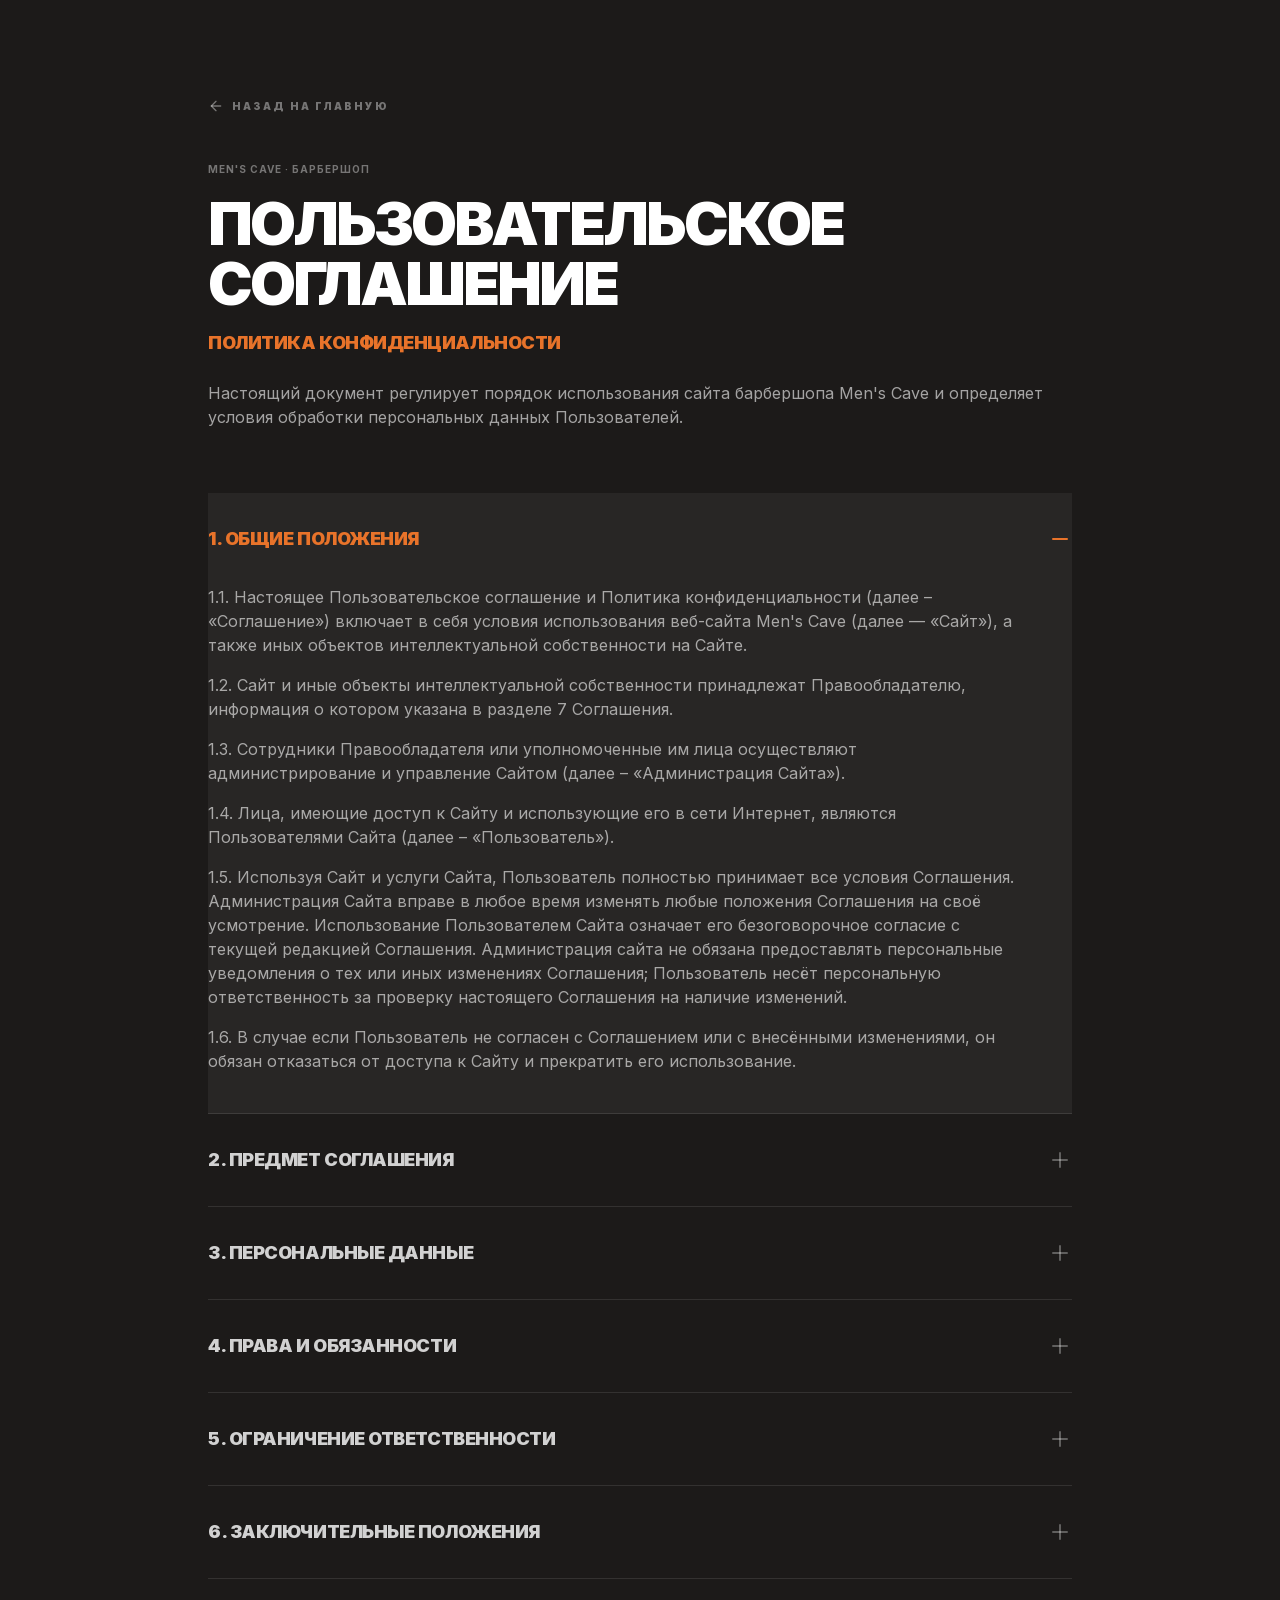
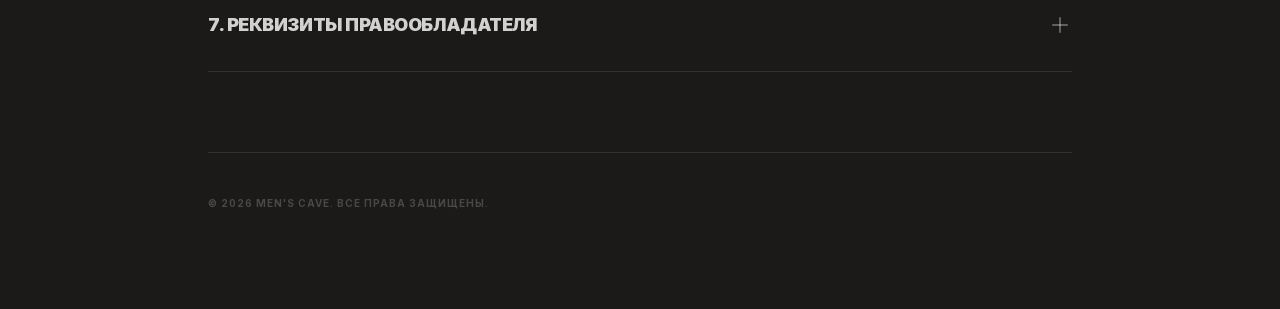
<file: privacy.html>
<!DOCTYPE html><html lang="ru" class="scroll-smooth"><head><meta charSet="utf-8"/><meta name="viewport" content="width=device-width, initial-scale=1"/><link rel="preload" href="/_next/static/media/21350d82a1f187e9-s.p.woff2" as="font" crossorigin="" type="font/woff2"/><link rel="preload" href="/_next/static/media/e4af272ccee01ff0-s.p.woff2" as="font" crossorigin="" type="font/woff2"/><style data-inlined="326b62408b8c1852.css">@font-face{font-family:Inter;font-style:normal;font-weight:100 900;font-display:swap;src:url(/_next/static/media/ba9851c3c22cd980-s.woff2) format("woff2");unicode-range:u+0460-052f,u+1c80-1c8a,u+20b4,u+2de0-2dff,u+a640-a69f,u+fe2e-fe2f}@font-face{font-family:Inter;font-style:normal;font-weight:100 900;font-display:swap;src:url(/_next/static/media/21350d82a1f187e9-s.p.woff2) format("woff2");unicode-range:u+0301,u+0400-045f,u+0490-0491,u+04b0-04b1,u+2116}@font-face{font-family:Inter;font-style:normal;font-weight:100 900;font-display:swap;src:url(/_next/static/media/c5fe6dc8356a8c31-s.woff2) format("woff2");unicode-range:u+1f??}@font-face{font-family:Inter;font-style:normal;font-weight:100 900;font-display:swap;src:url(/_next/static/media/19cfc7226ec3afaa-s.woff2) format("woff2");unicode-range:u+0370-0377,u+037a-037f,u+0384-038a,u+038c,u+038e-03a1,u+03a3-03ff}@font-face{font-family:Inter;font-style:normal;font-weight:100 900;font-display:swap;src:url(/_next/static/media/df0a9ae256c0569c-s.woff2) format("woff2");unicode-range:u+0102-0103,u+0110-0111,u+0128-0129,u+0168-0169,u+01a0-01a1,u+01af-01b0,u+0300-0301,u+0303-0304,u+0308-0309,u+0323,u+0329,u+1ea0-1ef9,u+20ab}@font-face{font-family:Inter;font-style:normal;font-weight:100 900;font-display:swap;src:url(/_next/static/media/8e9860b6e62d6359-s.woff2) format("woff2");unicode-range:u+0100-02ba,u+02bd-02c5,u+02c7-02cc,u+02ce-02d7,u+02dd-02ff,u+0304,u+0308,u+0329,u+1d00-1dbf,u+1e00-1e9f,u+1ef2-1eff,u+2020,u+20a0-20ab,u+20ad-20c0,u+2113,u+2c60-2c7f,u+a720-a7ff}@font-face{font-family:Inter;font-style:normal;font-weight:100 900;font-display:swap;src:url(/_next/static/media/e4af272ccee01ff0-s.p.woff2) format("woff2");unicode-range:u+00??,u+0131,u+0152-0153,u+02bb-02bc,u+02c6,u+02da,u+02dc,u+0304,u+0308,u+0329,u+2000-206f,u+20ac,u+2122,u+2191,u+2193,u+2212,u+2215,u+feff,u+fffd}@font-face{font-family:Inter Fallback;src:local("Arial");ascent-override:90.44%;descent-override:22.52%;line-gap-override:0.00%;size-adjust:107.12%}.__className_fcbcbf{font-family:Inter,Inter Fallback;font-style:normal}*,:after,:before{--tw-border-spacing-x:0;--tw-border-spacing-y:0;--tw-translate-x:0;--tw-translate-y:0;--tw-rotate:0;--tw-skew-x:0;--tw-skew-y:0;--tw-scale-x:1;--tw-scale-y:1;--tw-pan-x: ;--tw-pan-y: ;--tw-pinch-zoom: ;--tw-scroll-snap-strictness:proximity;--tw-gradient-from-position: ;--tw-gradient-via-position: ;--tw-gradient-to-position: ;--tw-ordinal: ;--tw-slashed-zero: ;--tw-numeric-figure: ;--tw-numeric-spacing: ;--tw-numeric-fraction: ;--tw-ring-inset: ;--tw-ring-offset-width:0px;--tw-ring-offset-color:#fff;--tw-ring-color:rgba(59,130,246,.5);--tw-ring-offset-shadow:0 0 #0000;--tw-ring-shadow:0 0 #0000;--tw-shadow:0 0 #0000;--tw-shadow-colored:0 0 #0000;--tw-blur: ;--tw-brightness: ;--tw-contrast: ;--tw-grayscale: ;--tw-hue-rotate: ;--tw-invert: ;--tw-saturate: ;--tw-sepia: ;--tw-drop-shadow: ;--tw-backdrop-blur: ;--tw-backdrop-brightness: ;--tw-backdrop-contrast: ;--tw-backdrop-grayscale: ;--tw-backdrop-hue-rotate: ;--tw-backdrop-invert: ;--tw-backdrop-opacity: ;--tw-backdrop-saturate: ;--tw-backdrop-sepia: ;--tw-contain-size: ;--tw-contain-layout: ;--tw-contain-paint: ;--tw-contain-style: }::backdrop{--tw-border-spacing-x:0;--tw-border-spacing-y:0;--tw-translate-x:0;--tw-translate-y:0;--tw-rotate:0;--tw-skew-x:0;--tw-skew-y:0;--tw-scale-x:1;--tw-scale-y:1;--tw-pan-x: ;--tw-pan-y: ;--tw-pinch-zoom: ;--tw-scroll-snap-strictness:proximity;--tw-gradient-from-position: ;--tw-gradient-via-position: ;--tw-gradient-to-position: ;--tw-ordinal: ;--tw-slashed-zero: ;--tw-numeric-figure: ;--tw-numeric-spacing: ;--tw-numeric-fraction: ;--tw-ring-inset: ;--tw-ring-offset-width:0px;--tw-ring-offset-color:#fff;--tw-ring-color:rgba(59,130,246,.5);--tw-ring-offset-shadow:0 0 #0000;--tw-ring-shadow:0 0 #0000;--tw-shadow:0 0 #0000;--tw-shadow-colored:0 0 #0000;--tw-blur: ;--tw-brightness: ;--tw-contrast: ;--tw-grayscale: ;--tw-hue-rotate: ;--tw-invert: ;--tw-saturate: ;--tw-sepia: ;--tw-drop-shadow: ;--tw-backdrop-blur: ;--tw-backdrop-brightness: ;--tw-backdrop-contrast: ;--tw-backdrop-grayscale: ;--tw-backdrop-hue-rotate: ;--tw-backdrop-invert: ;--tw-backdrop-opacity: ;--tw-backdrop-saturate: ;--tw-backdrop-sepia: ;--tw-contain-size: ;--tw-contain-layout: ;--tw-contain-paint: ;--tw-contain-style: }/*
! tailwindcss v3.4.19 | MIT License | https://tailwindcss.com
*/*,:after,:before{box-sizing:border-box;border:0 solid #e5e7eb}:after,:before{--tw-content:""}:host,html{line-height:1.5;-webkit-text-size-adjust:100%;-moz-tab-size:4;-o-tab-size:4;tab-size:4;font-family:ui-sans-serif,system-ui,sans-serif,Apple Color Emoji,Segoe UI Emoji,Segoe UI Symbol,Noto Color Emoji;font-feature-settings:normal;font-variation-settings:normal;-webkit-tap-highlight-color:transparent}body{margin:0;line-height:inherit}hr{height:0;color:inherit;border-top-width:1px}abbr:where([title]){-webkit-text-decoration:underline dotted;text-decoration:underline dotted}h1,h2,h3,h4,h5,h6{font-size:inherit;font-weight:inherit}a{color:inherit;text-decoration:inherit}b,strong{font-weight:bolder}code,kbd,pre,samp{font-family:ui-monospace,SFMono-Regular,Menlo,Monaco,Consolas,Liberation Mono,Courier New,monospace;font-feature-settings:normal;font-variation-settings:normal;font-size:1em}small{font-size:80%}sub,sup{font-size:75%;line-height:0;position:relative;vertical-align:baseline}sub{bottom:-.25em}sup{top:-.5em}table{text-indent:0;border-color:inherit;border-collapse:collapse}button,input,optgroup,select,textarea{font-family:inherit;font-feature-settings:inherit;font-variation-settings:inherit;font-size:100%;font-weight:inherit;line-height:inherit;letter-spacing:inherit;color:inherit;margin:0;padding:0}button,select{text-transform:none}button,input:where([type=button]),input:where([type=reset]),input:where([type=submit]){-webkit-appearance:button;background-color:transparent;background-image:none}:-moz-focusring{outline:auto}:-moz-ui-invalid{box-shadow:none}progress{vertical-align:baseline}::-webkit-inner-spin-button,::-webkit-outer-spin-button{height:auto}[type=search]{-webkit-appearance:textfield;outline-offset:-2px}::-webkit-search-decoration{-webkit-appearance:none}::-webkit-file-upload-button{-webkit-appearance:button;font:inherit}summary{display:list-item}blockquote,dd,dl,figure,h1,h2,h3,h4,h5,h6,hr,p,pre{margin:0}fieldset{margin:0}fieldset,legend{padding:0}menu,ol,ul{list-style:none;margin:0;padding:0}dialog{padding:0}textarea{resize:vertical}input::-moz-placeholder,textarea::-moz-placeholder{opacity:1;color:#9ca3af}input::placeholder,textarea::placeholder{opacity:1;color:#9ca3af}[role=button],button{cursor:pointer}:disabled{cursor:default}audio,canvas,embed,iframe,img,object,svg,video{display:block;vertical-align:middle}img,video{max-width:100%;height:auto}[hidden]:where(:not([hidden=until-found])){display:none}.container{width:100%}@media (min-width:640px){.container{max-width:640px}}@media (min-width:768px){.container{max-width:768px}}@media (min-width:1024px){.container{max-width:1024px}}@media (min-width:1280px){.container{max-width:1280px}}@media (min-width:1536px){.container{max-width:1536px}}.pointer-events-none{pointer-events:none}.pointer-events-auto{pointer-events:auto}.visible{visibility:visible}.invisible{visibility:hidden}.fixed{position:fixed}.absolute{position:absolute}.relative{position:relative}.inset-0{inset:0}.bottom-0{bottom:0}.bottom-16{bottom:4rem}.bottom-5{bottom:1.25rem}.bottom-6{bottom:1.5rem}.left-0{left:0}.left-3{left:.75rem}.left-4{left:1rem}.left-5{left:1.25rem}.left-6{left:1.5rem}.right-0{right:0}.right-36{right:9rem}.right-4{right:1rem}.right-5{right:1.25rem}.right-6{right:1.5rem}.top-0{top:0}.top-1\/2{top:50%}.top-3{top:.75rem}.top-full{top:100%}.-z-10{z-index:-10}.z-10{z-index:10}.z-20{z-index:20}.z-50{z-index:50}.z-\[1000\]{z-index:1000}.z-\[100\]{z-index:100}.z-\[200\]{z-index:200}.-m-2{margin:-.5rem}.-mx-4{margin-left:-1rem;margin-right:-1rem}.mx-auto{margin-left:auto;margin-right:auto}.-mr-2{margin-right:-.5rem}.-mt-12{margin-top:-3rem}.mb-1{margin-bottom:.25rem}.mb-10{margin-bottom:2.5rem}.mb-12{margin-bottom:3rem}.mb-16{margin-bottom:4rem}.mb-2{margin-bottom:.5rem}.mb-3{margin-bottom:.75rem}.mb-4{margin-bottom:1rem}.mb-5{margin-bottom:1.25rem}.mb-6{margin-bottom:1.5rem}.mb-8{margin-bottom:2rem}.ml-1{margin-left:.25rem}.ml-4{margin-left:1rem}.mt-0\.5{margin-top:.125rem}.mt-1{margin-top:.25rem}.mt-10{margin-top:2.5rem}.mt-20{margin-top:5rem}.mt-3{margin-top:.75rem}.mt-4{margin-top:1rem}.mt-5{margin-top:1.25rem}.mt-6{margin-top:1.5rem}.mt-8{margin-top:2rem}.block{display:block}.inline-block{display:inline-block}.inline{display:inline}.flex{display:flex}.inline-flex{display:inline-flex}.grid{display:grid}.hidden{display:none}.aspect-\[4\/3\]{aspect-ratio:4/3}.aspect-\[854\/480\]{aspect-ratio:854/480}.aspect-square{aspect-ratio:1/1}.h-10{height:2.5rem}.h-11{height:2.75rem}.h-14{height:3.5rem}.h-16{height:4rem}.h-20{height:5rem}.h-24{height:6rem}.h-4{height:1rem}.h-44{height:11rem}.h-5{height:1.25rem}.h-7{height:1.75rem}.h-9{height:2.25rem}.h-96{height:24rem}.h-\[3px\]{height:3px}.h-\[72px\]{height:72px}.h-\[88px\]{height:88px}.h-full{height:100%}.h-px{height:1px}.max-h-0{max-height:0}.max-h-40{max-height:10rem}.max-h-\[3000px\]{max-height:3000px}.min-h-\[640px\]{min-height:640px}.min-h-screen{min-height:100vh}.w-10{width:2.5rem}.w-11{width:2.75rem}.w-14{width:3.5rem}.w-16{width:4rem}.w-2\/3{width:66.666667%}.w-20{width:5rem}.w-24{width:6rem}.w-3{width:.75rem}.w-4{width:1rem}.w-44{width:11rem}.w-5{width:1.25rem}.w-7{width:1.75rem}.w-9{width:2.25rem}.w-96{width:24rem}.w-\[72px\]{width:72px}.w-\[88px\]{width:88px}.w-auto{width:auto}.w-fit{width:-moz-fit-content;width:fit-content}.w-full{width:100%}.min-w-0{min-width:0}.min-w-\[200px\]{min-width:200px}.max-w-2xl{max-width:42rem}.max-w-3xl{max-width:48rem}.max-w-4xl{max-width:56rem}.max-w-5xl{max-width:64rem}.max-w-6xl{max-width:72rem}.max-w-\[320px\]{max-width:320px}.max-w-full{max-width:100%}.max-w-xl{max-width:36rem}.max-w-xs{max-width:20rem}.flex-1{flex:1 1 0%}.shrink-0{flex-shrink:0}.-translate-x-1\/4{--tw-translate-x:-25%}.-translate-x-1\/4,.-translate-y-1\/2{transform:translate(var(--tw-translate-x),var(--tw-translate-y)) rotate(var(--tw-rotate)) skewX(var(--tw-skew-x)) skewY(var(--tw-skew-y)) scaleX(var(--tw-scale-x)) scaleY(var(--tw-scale-y))}.-translate-y-1\/2{--tw-translate-y:-50%}.translate-x-0{--tw-translate-x:0px}.translate-x-0,.translate-x-1\/4{transform:translate(var(--tw-translate-x),var(--tw-translate-y)) rotate(var(--tw-rotate)) skewX(var(--tw-skew-x)) skewY(var(--tw-skew-y)) scaleX(var(--tw-scale-x)) scaleY(var(--tw-scale-y))}.translate-x-1\/4{--tw-translate-x:25%}.translate-x-full{--tw-translate-x:100%}.translate-x-full,.translate-y-1\/2{transform:translate(var(--tw-translate-x),var(--tw-translate-y)) rotate(var(--tw-rotate)) skewX(var(--tw-skew-x)) skewY(var(--tw-skew-y)) scaleX(var(--tw-scale-x)) scaleY(var(--tw-scale-y))}.translate-y-1\/2{--tw-translate-y:50%}.rotate-180{--tw-rotate:180deg}.rotate-180,.scale-\[1\.3\]{transform:translate(var(--tw-translate-x),var(--tw-translate-y)) rotate(var(--tw-rotate)) skewX(var(--tw-skew-x)) skewY(var(--tw-skew-y)) scaleX(var(--tw-scale-x)) scaleY(var(--tw-scale-y))}.scale-\[1\.3\]{--tw-scale-x:1.3;--tw-scale-y:1.3}@keyframes ping{75%,to{transform:scale(2);opacity:0}}.animate-ping{animation:ping 1s cubic-bezier(0,0,.2,1) infinite}.cursor-grab{cursor:grab}.select-none{-webkit-user-select:none;-moz-user-select:none;user-select:none}.list-inside{list-style-position:inside}.list-disc{list-style-type:disc}.grid-cols-1{grid-template-columns:repeat(1,minmax(0,1fr))}.flex-col{flex-direction:column}.items-start{align-items:flex-start}.items-center{align-items:center}.justify-start{justify-content:flex-start}.justify-end{justify-content:flex-end}.justify-center{justify-content:center}.justify-between{justify-content:space-between}.gap-0{gap:0}.gap-1{gap:.25rem}.gap-1\.5{gap:.375rem}.gap-10{gap:2.5rem}.gap-2{gap:.5rem}.gap-3{gap:.75rem}.gap-4{gap:1rem}.gap-6{gap:1.5rem}.gap-8{gap:2rem}.space-y-0>:not([hidden])~:not([hidden]){--tw-space-y-reverse:0;margin-top:calc(0px * calc(1 - var(--tw-space-y-reverse)));margin-bottom:calc(0px * var(--tw-space-y-reverse))}.space-y-1>:not([hidden])~:not([hidden]){--tw-space-y-reverse:0;margin-top:calc(.25rem * calc(1 - var(--tw-space-y-reverse)));margin-bottom:calc(.25rem * var(--tw-space-y-reverse))}.space-y-2>:not([hidden])~:not([hidden]){--tw-space-y-reverse:0;margin-top:calc(.5rem * calc(1 - var(--tw-space-y-reverse)));margin-bottom:calc(.5rem * var(--tw-space-y-reverse))}.space-y-4>:not([hidden])~:not([hidden]){--tw-space-y-reverse:0;margin-top:calc(1rem * calc(1 - var(--tw-space-y-reverse)));margin-bottom:calc(1rem * var(--tw-space-y-reverse))}.divide-y>:not([hidden])~:not([hidden]){--tw-divide-y-reverse:0;border-top-width:calc(1px * calc(1 - var(--tw-divide-y-reverse)));border-bottom-width:calc(1px * var(--tw-divide-y-reverse))}.divide-white\/5>:not([hidden])~:not([hidden]){border-color:hsla(0,0%,100%,.05)}.overflow-hidden{overflow:hidden}.overflow-x-auto{overflow-x:auto}.scroll-smooth{scroll-behavior:smooth}.whitespace-nowrap{white-space:nowrap}.rounded-2xl{border-radius:1rem}.rounded-3xl{border-radius:1.5rem}.rounded-full{border-radius:9999px}.rounded-lg{border-radius:.5rem}.rounded-md{border-radius:.375rem}.rounded-xl{border-radius:.75rem}.border{border-width:1px}.border-2{border-width:2px}.border-b{border-bottom-width:1px}.border-l{border-left-width:1px}.border-t{border-top-width:1px}.border-accent{--tw-border-opacity:1;border-color:rgb(232 115 42/var(--tw-border-opacity,1))}.border-accent\/40{border-color:rgba(232,115,42,.4)}.border-white\/10{border-color:hsla(0,0%,100%,.1)}.border-white\/15{border-color:hsla(0,0%,100%,.15)}.border-white\/20{border-color:hsla(0,0%,100%,.2)}.border-white\/5{border-color:hsla(0,0%,100%,.05)}.bg-\[\#111010\]{--tw-bg-opacity:1;background-color:rgb(17 16 16/var(--tw-bg-opacity,1))}.bg-\[\#252220\]{--tw-bg-opacity:1;background-color:rgb(37 34 32/var(--tw-bg-opacity,1))}.bg-\[\#252220\]\/80{background-color:rgba(37,34,32,.8)}.bg-accent{--tw-bg-opacity:1;background-color:rgb(232 115 42/var(--tw-bg-opacity,1))}.bg-accent\/10{background-color:rgba(232,115,42,.1)}.bg-accent\/20{background-color:rgba(232,115,42,.2)}.bg-accent\/60{background-color:rgba(232,115,42,.6)}.bg-black\/40{background-color:rgba(0,0,0,.4)}.bg-black\/55{background-color:rgba(0,0,0,.55)}.bg-black\/60{background-color:rgba(0,0,0,.6)}.bg-dark{--tw-bg-opacity:1;background-color:rgb(28 26 25/var(--tw-bg-opacity,1))}.bg-dark\/90{background-color:rgba(28,26,25,.9)}.bg-white{--tw-bg-opacity:1;background-color:rgb(255 255 255/var(--tw-bg-opacity,1))}.bg-white\/10{background-color:hsla(0,0%,100%,.1)}.bg-white\/5{background-color:hsla(0,0%,100%,.05)}.bg-white\/95{background-color:hsla(0,0%,100%,.95)}.bg-gradient-to-r{background-image:linear-gradient(to right,var(--tw-gradient-stops))}.bg-gradient-to-t{background-image:linear-gradient(to top,var(--tw-gradient-stops))}.from-dark{--tw-gradient-from:#1c1a19 var(--tw-gradient-from-position);--tw-gradient-to:rgba(28,26,25,0) var(--tw-gradient-to-position);--tw-gradient-stops:var(--tw-gradient-from),var(--tw-gradient-to)}.via-dark\/20{--tw-gradient-to:rgba(28,26,25,0) var(--tw-gradient-to-position);--tw-gradient-stops:var(--tw-gradient-from),rgba(28,26,25,.2) var(--tw-gradient-via-position),var(--tw-gradient-to)}.via-dark\/60{--tw-gradient-to:rgba(28,26,25,0) var(--tw-gradient-to-position);--tw-gradient-stops:var(--tw-gradient-from),rgba(28,26,25,.6) var(--tw-gradient-via-position),var(--tw-gradient-to)}.to-transparent{--tw-gradient-to:transparent var(--tw-gradient-to-position)}.fill-white{fill:#fff}.object-cover{-o-object-fit:cover;object-fit:cover}.p-2{padding:.5rem}.p-3{padding:.75rem}.p-5{padding:1.25rem}.p-6{padding:1.5rem}.p-8{padding:2rem}.px-12{padding-left:3rem;padding-right:3rem}.px-4{padding-left:1rem;padding-right:1rem}.px-5{padding-left:1.25rem;padding-right:1.25rem}.px-8{padding-left:2rem;padding-right:2rem}.py-1{padding-top:.25rem;padding-bottom:.25rem}.py-1\.5{padding-top:.375rem;padding-bottom:.375rem}.py-10{padding-top:2.5rem;padding-bottom:2.5rem}.py-12{padding-top:3rem;padding-bottom:3rem}.py-2\.5{padding-top:.625rem;padding-bottom:.625rem}.py-3{padding-top:.75rem;padding-bottom:.75rem}.py-4{padding-top:1rem;padding-bottom:1rem}.py-5{padding-top:1.25rem;padding-bottom:1.25rem}.py-6{padding-top:1.5rem;padding-bottom:1.5rem}.pb-10{padding-bottom:2.5rem}.pb-12{padding-bottom:3rem}.pb-3{padding-bottom:.75rem}.pb-5{padding-bottom:1.25rem}.pl-2{padding-left:.5rem}.pl-3{padding-left:.75rem}.pr-6{padding-right:1.5rem}.pt-10{padding-top:2.5rem}.pt-2{padding-top:.5rem}.pt-4{padding-top:1rem}.pt-6{padding-top:1.5rem}.text-left{text-align:left}.text-center{text-align:center}.text-2xl{font-size:1.5rem;line-height:2rem}.text-3xl{font-size:1.875rem;line-height:2.25rem}.text-\[1\.7rem\]{font-size:1.7rem}.text-\[10px\]{font-size:10px}.text-\[11px\]{font-size:11px}.text-\[9px\]{font-size:9px}.text-base{font-size:1rem;line-height:1.5rem}.text-lg{font-size:1.125rem;line-height:1.75rem}.text-sm{font-size:.875rem;line-height:1.25rem}.text-xl{font-size:1.25rem;line-height:1.75rem}.text-xs{font-size:.75rem;line-height:1rem}.font-black{font-weight:900}.font-bold{font-weight:700}.font-extrabold{font-weight:800}.font-medium{font-weight:500}.font-semibold{font-weight:600}.uppercase{text-transform:uppercase}.leading-\[1\.15\]{line-height:1.15}.leading-\[1\.1\]{line-height:1.1}.leading-loose{line-height:2}.leading-none{line-height:1}.leading-relaxed{line-height:1.625}.leading-snug{line-height:1.375}.leading-tight{line-height:1.25}.tracking-\[0\.2em\]{letter-spacing:.2em}.tracking-tight{letter-spacing:-.025em}.tracking-tighter{letter-spacing:-.05em}.tracking-wide{letter-spacing:.025em}.tracking-wider{letter-spacing:.05em}.tracking-widest{letter-spacing:.1em}.text-\[\#1C1A19\]{--tw-text-opacity:1;color:rgb(28 26 25/var(--tw-text-opacity,1))}.text-accent{--tw-text-opacity:1;color:rgb(232 115 42/var(--tw-text-opacity,1))}.text-white{--tw-text-opacity:1;color:rgb(255 255 255/var(--tw-text-opacity,1))}.text-white\/20{color:hsla(0,0%,100%,.2)}.text-white\/25{color:hsla(0,0%,100%,.25)}.text-white\/30{color:hsla(0,0%,100%,.3)}.text-white\/40{color:hsla(0,0%,100%,.4)}.text-white\/50{color:hsla(0,0%,100%,.5)}.text-white\/60{color:hsla(0,0%,100%,.6)}.text-white\/70{color:hsla(0,0%,100%,.7)}.text-white\/80{color:hsla(0,0%,100%,.8)}.text-white\/90{color:hsla(0,0%,100%,.9)}.underline{text-decoration-line:underline}.underline-offset-2{text-underline-offset:2px}.underline-offset-4{text-underline-offset:4px}.opacity-0{opacity:0}.opacity-100{opacity:1}.opacity-25{opacity:.25}.opacity-60{opacity:.6}.shadow-2xl{--tw-shadow:0 25px 50px -12px rgba(0,0,0,.25);--tw-shadow-colored:0 25px 50px -12px var(--tw-shadow-color)}.shadow-2xl,.shadow-lg{box-shadow:var(--tw-ring-offset-shadow,0 0 #0000),var(--tw-ring-shadow,0 0 #0000),var(--tw-shadow)}.shadow-lg{--tw-shadow:0 10px 15px -3px rgba(0,0,0,.1),0 4px 6px -4px rgba(0,0,0,.1);--tw-shadow-colored:0 10px 15px -3px var(--tw-shadow-color),0 4px 6px -4px var(--tw-shadow-color)}.shadow-accent\/30{--tw-shadow-color:rgba(232,115,42,.3);--tw-shadow:var(--tw-shadow-colored)}.shadow-accent\/40{--tw-shadow-color:rgba(232,115,42,.4);--tw-shadow:var(--tw-shadow-colored)}.blur-\[100px\]{--tw-blur:blur(100px)}.blur-\[100px\],.grayscale{filter:var(--tw-blur) var(--tw-brightness) var(--tw-contrast) var(--tw-grayscale) var(--tw-hue-rotate) var(--tw-invert) var(--tw-saturate) var(--tw-sepia) var(--tw-drop-shadow)}.grayscale{--tw-grayscale:grayscale(100%)}.backdrop-blur-md{--tw-backdrop-blur:blur(12px)}.backdrop-blur-md,.backdrop-blur-sm{backdrop-filter:var(--tw-backdrop-blur) var(--tw-backdrop-brightness) var(--tw-backdrop-contrast) var(--tw-backdrop-grayscale) var(--tw-backdrop-hue-rotate) var(--tw-backdrop-invert) var(--tw-backdrop-opacity) var(--tw-backdrop-saturate) var(--tw-backdrop-sepia)}.backdrop-blur-sm{--tw-backdrop-blur:blur(4px)}.transition{transition-property:color,background-color,border-color,text-decoration-color,fill,stroke,opacity,box-shadow,transform,filter,backdrop-filter;transition-timing-function:cubic-bezier(.4,0,.2,1);transition-duration:.15s}.transition-all{transition-property:all;transition-timing-function:cubic-bezier(.4,0,.2,1);transition-duration:.15s}.transition-colors{transition-property:color,background-color,border-color,text-decoration-color,fill,stroke;transition-timing-function:cubic-bezier(.4,0,.2,1);transition-duration:.15s}.transition-opacity{transition-property:opacity;transition-timing-function:cubic-bezier(.4,0,.2,1);transition-duration:.15s}.transition-transform{transition-property:transform;transition-timing-function:cubic-bezier(.4,0,.2,1);transition-duration:.15s}.duration-200{transition-duration:.2s}.duration-300{transition-duration:.3s}.duration-500{transition-duration:.5s}.ease-in-out{transition-timing-function:cubic-bezier(.4,0,.2,1)}:root{--accent:#e8732a;--dark:#1c1a19;--foreground:#fff;--background:#1c1a19}body{color:var(--foreground);background:var(--background);font-feature-settings:"kern" 1}::-moz-selection{background-color:var(--accent);color:#fff}::selection{background-color:var(--accent);color:#fff}:focus-visible{outline:2px solid var(--accent);outline-offset:2px}::-webkit-scrollbar{width:10px}::-webkit-scrollbar-track{background:#1c1a19}::-webkit-scrollbar-thumb{background:var(--accent);border-radius:5px;border:2px solid #1c1a19}html{scroll-behavior:smooth!important}section{scroll-margin-top:100px}@keyframes spin-slow{0%{transform:rotate(0deg)}to{transform:rotate(1turn)}}.animate-spin-slow{animation:spin-slow 16s linear infinite}@keyframes pulse-slow{0%,to{box-shadow:0 0 0 0 rgba(232,115,42,.5)}50%{box-shadow:0 0 0 12px rgba(232,115,42,0)}}.animate-pulse-slow{animation:pulse-slow 2.5s ease-out infinite}@keyframes ken-burns{0%{transform:scale(1)}to{transform:scale(1.08)}}.animate-ken-burns{animation:ken-burns 6s ease-out forwards}@keyframes ping-slow{0%{transform:scale(1);opacity:.6}70%{transform:scale(1.4);opacity:0}to{transform:scale(1.4);opacity:0}}.animate-ping-slow{animation:ping-slow 2s ease-out infinite}.no-scrollbar{-ms-overflow-style:none;scrollbar-width:none}.no-scrollbar::-webkit-scrollbar{display:none}.hover\:-translate-y-0\.5:hover{--tw-translate-y:-0.125rem}.hover\:-translate-y-0\.5:hover,.hover\:scale-110:hover{transform:translate(var(--tw-translate-x),var(--tw-translate-y)) rotate(var(--tw-rotate)) skewX(var(--tw-skew-x)) skewY(var(--tw-skew-y)) scaleX(var(--tw-scale-x)) scaleY(var(--tw-scale-y))}.hover\:scale-110:hover{--tw-scale-x:1.1;--tw-scale-y:1.1}.hover\:border-accent:hover{--tw-border-opacity:1;border-color:rgb(232 115 42/var(--tw-border-opacity,1))}.hover\:border-accent\/50:hover{border-color:rgba(232,115,42,.5)}.hover\:bg-\[\#1CA355\]:hover{--tw-bg-opacity:1;background-color:rgb(28 163 85/var(--tw-bg-opacity,1))}.hover\:bg-\[\#2787F5\]:hover{--tw-bg-opacity:1;background-color:rgb(39 135 245/var(--tw-bg-opacity,1))}.hover\:bg-\[\#29B6F6\]:hover{--tw-bg-opacity:1;background-color:rgb(41 182 246/var(--tw-bg-opacity,1))}.hover\:bg-\[\#FC3F1D\]:hover{--tw-bg-opacity:1;background-color:rgb(252 63 29/var(--tw-bg-opacity,1))}.hover\:bg-\[\#d4641f\]:hover{--tw-bg-opacity:1;background-color:rgb(212 100 31/var(--tw-bg-opacity,1))}.hover\:bg-accent:hover{--tw-bg-opacity:1;background-color:rgb(232 115 42/var(--tw-bg-opacity,1))}.hover\:bg-white\/5:hover{background-color:hsla(0,0%,100%,.05)}.hover\:text-accent:hover{--tw-text-opacity:1;color:rgb(232 115 42/var(--tw-text-opacity,1))}.hover\:text-white:hover{--tw-text-opacity:1;color:rgb(255 255 255/var(--tw-text-opacity,1))}.hover\:shadow-accent\/50:hover{--tw-shadow-color:rgba(232,115,42,.5);--tw-shadow:var(--tw-shadow-colored)}.active\:translate-y-0:active{--tw-translate-y:0px}.active\:scale-95:active,.active\:translate-y-0:active{transform:translate(var(--tw-translate-x),var(--tw-translate-y)) rotate(var(--tw-rotate)) skewX(var(--tw-skew-x)) skewY(var(--tw-skew-y)) scaleX(var(--tw-scale-x)) scaleY(var(--tw-scale-y))}.active\:scale-95:active{--tw-scale-x:.95;--tw-scale-y:.95}.active\:cursor-grabbing:active{cursor:grabbing}.group:hover .group-hover\:visible{visibility:visible}.group:hover .group-hover\:rotate-180{--tw-rotate:180deg}.group:hover .group-hover\:rotate-180,.group:hover .group-hover\:scale-105{transform:translate(var(--tw-translate-x),var(--tw-translate-y)) rotate(var(--tw-rotate)) skewX(var(--tw-skew-x)) skewY(var(--tw-skew-y)) scaleX(var(--tw-scale-x)) scaleY(var(--tw-scale-y))}.group:hover .group-hover\:scale-105{--tw-scale-x:1.05;--tw-scale-y:1.05}.group:hover .group-hover\:scale-110{--tw-scale-x:1.1;--tw-scale-y:1.1;transform:translate(var(--tw-translate-x),var(--tw-translate-y)) rotate(var(--tw-rotate)) skewX(var(--tw-skew-x)) skewY(var(--tw-skew-y)) scaleX(var(--tw-scale-x)) scaleY(var(--tw-scale-y))}.group:hover .group-hover\:bg-\[\#d4641f\]{--tw-bg-opacity:1;background-color:rgb(212 100 31/var(--tw-bg-opacity,1))}.group:hover .group-hover\:text-accent{--tw-text-opacity:1;color:rgb(232 115 42/var(--tw-text-opacity,1))}.group:hover .group-hover\:text-white{--tw-text-opacity:1;color:rgb(255 255 255/var(--tw-text-opacity,1))}.group:hover .group-hover\:text-white\/60{color:hsla(0,0%,100%,.6)}.group:hover .group-hover\:opacity-100{opacity:1}.group:active .group-active\:scale-95{--tw-scale-x:.95;--tw-scale-y:.95;transform:translate(var(--tw-translate-x),var(--tw-translate-y)) rotate(var(--tw-rotate)) skewX(var(--tw-skew-x)) skewY(var(--tw-skew-y)) scaleX(var(--tw-scale-x)) scaleY(var(--tw-scale-y))}@media (min-width:640px){.sm\:block{display:block}.sm\:w-64{width:16rem}.sm\:grid-cols-2{grid-template-columns:repeat(2,minmax(0,1fr))}.sm\:flex-row{flex-direction:row}.sm\:text-4xl{font-size:2.25rem;line-height:2.5rem}}@media (min-width:768px){.md\:left-4{left:1rem}.md\:top-4{top:1rem}.md\:mx-0{margin-left:0;margin-right:0}.md\:flex{display:flex}.md\:h-10{height:2.5rem}.md\:h-6{height:1.5rem}.md\:w-10{width:2.5rem}.md\:w-6{width:1.5rem}.md\:w-60{width:15rem}.md\:grid-cols-3{grid-template-columns:repeat(3,minmax(0,1fr))}.md\:flex-row{flex-direction:row}.md\:justify-center{justify-content:center}.md\:gap-3{gap:.75rem}.md\:gap-4{gap:1rem}.md\:rounded-2xl{border-radius:1rem}.md\:rounded-xl{border-radius:.75rem}.md\:p-5{padding:1.25rem}.md\:py-24{padding-top:6rem;padding-bottom:6rem}.md\:py-8{padding-top:2rem;padding-bottom:2rem}.md\:pr-12{padding-right:3rem}.md\:text-left{text-align:left}.md\:text-5xl{font-size:3rem;line-height:1}.md\:text-6xl{font-size:3.75rem;line-height:1}.md\:text-base{font-size:1rem;line-height:1.5rem}.md\:text-lg{font-size:1.125rem;line-height:1.75rem}.md\:text-sm{font-size:.875rem;line-height:1.25rem}.md\:text-xl{font-size:1.25rem;line-height:1.75rem}}@media (min-width:1024px){.lg\:mx-0{margin-left:0;margin-right:0}.lg\:-mt-16{margin-top:-4rem}.lg\:mb-10{margin-bottom:2.5rem}.lg\:mb-12{margin-bottom:3rem}.lg\:mb-14{margin-bottom:3.5rem}.lg\:mt-10{margin-top:2.5rem}.lg\:block{display:block}.lg\:inline{display:inline}.lg\:flex{display:flex}.lg\:grid{display:grid}.lg\:hidden{display:none}.lg\:aspect-\[5\/4\]{aspect-ratio:5/4}.lg\:h-14{height:3.5rem}.lg\:h-20{height:5rem}.lg\:h-24{height:6rem}.lg\:min-h-\[640px\]{min-height:640px}.lg\:min-h-\[720px\]{min-height:720px}.lg\:w-14{width:3.5rem}.lg\:w-16{width:4rem}.lg\:w-20{width:5rem}.lg\:w-24{width:6rem}.lg\:w-4{width:1rem}.lg\:max-w-none{max-width:none}.lg\:flex-1{flex:1 1 0%}.lg\:grid-cols-2{grid-template-columns:repeat(2,minmax(0,1fr))}.lg\:flex-row{flex-direction:row}.lg\:items-stretch{align-items:stretch}.lg\:justify-start{justify-content:flex-start}.lg\:gap-0{gap:0}.lg\:gap-10{gap:2.5rem}.lg\:gap-12{gap:3rem}.lg\:gap-16{gap:4rem}.lg\:gap-4{gap:1rem}.lg\:gap-6{gap:1.5rem}.lg\:gap-x-16{-moz-column-gap:4rem;column-gap:4rem}.lg\:divide-x>:not([hidden])~:not([hidden]){--tw-divide-x-reverse:0;border-right-width:calc(1px * var(--tw-divide-x-reverse));border-left-width:calc(1px * calc(1 - var(--tw-divide-x-reverse)))}.lg\:divide-white\/10>:not([hidden])~:not([hidden]){border-color:hsla(0,0%,100%,.1)}.lg\:from-dark{--tw-gradient-from:#1c1a19 var(--tw-gradient-from-position);--tw-gradient-to:rgba(28,26,25,0) var(--tw-gradient-to-position);--tw-gradient-stops:var(--tw-gradient-from),var(--tw-gradient-to)}.lg\:via-dark\/70{--tw-gradient-to:rgba(28,26,25,0) var(--tw-gradient-to-position);--tw-gradient-stops:var(--tw-gradient-from),rgba(28,26,25,.7) var(--tw-gradient-via-position),var(--tw-gradient-to)}.lg\:to-dark\/10{--tw-gradient-to:rgba(28,26,25,.1) var(--tw-gradient-to-position)}.lg\:p-10{padding:2.5rem}.lg\:p-8{padding:2rem}.lg\:px-0{padding-left:0;padding-right:0}.lg\:px-16{padding-left:4rem;padding-right:4rem}.lg\:px-20{padding-left:5rem;padding-right:5rem}.lg\:px-8{padding-left:2rem;padding-right:2rem}.lg\:py-14{padding-top:3.5rem;padding-bottom:3.5rem}.lg\:py-20{padding-top:5rem;padding-bottom:5rem}.lg\:py-24{padding-top:6rem;padding-bottom:6rem}.lg\:py-4{padding-top:1rem;padding-bottom:1rem}.lg\:py-5{padding-top:1.25rem;padding-bottom:1.25rem}.lg\:py-6{padding-top:1.5rem;padding-bottom:1.5rem}.lg\:pb-16{padding-bottom:4rem}.lg\:pb-20{padding-bottom:5rem}.lg\:pl-8{padding-left:2rem}.lg\:pr-8{padding-right:2rem}.lg\:pt-6{padding-top:1.5rem}.lg\:text-left{text-align:left}.lg\:text-5xl{font-size:3rem;line-height:1}.lg\:text-6xl{font-size:3.75rem;line-height:1}.lg\:text-\[10px\]{font-size:10px}.lg\:text-\[15px\]{font-size:15px}.lg\:text-base{font-size:1rem;line-height:1.5rem}.lg\:text-lg{font-size:1.125rem;line-height:1.75rem}.lg\:text-sm{font-size:.875rem;line-height:1.25rem}.lg\:text-xl{font-size:1.25rem;line-height:1.75rem}.lg\:text-xs{font-size:.75rem;line-height:1rem}}.\[\&_iframe\]\:\!h-full iframe{height:100%!important}.\[\&_iframe\]\:\!w-full iframe{width:100%!important}</style><link rel="preload" as="script" fetchPriority="low" href="/_next/static/chunks/webpack-589c2fe725b2dbcd.js"/><script src="/_next/static/chunks/4bd1b696-1d398b649b281e55.js" async=""></script><script src="/_next/static/chunks/517-90e8ef6d3010a428.js" async=""></script><script src="/_next/static/chunks/main-app-3a10962535a5ecbd.js" async=""></script><script src="/_next/static/chunks/125-27b601e37ffe51e7.js" async=""></script><script src="/_next/static/chunks/app/privacy/page-7ca04157935af318.js" async=""></script><meta name="next-size-adjust" content=""/><title>Барбершоп Men&#x27;s Cave в Мурино</title><meta name="description" content="Мужские стрижки любой сложности без поездок в центр. Оформление бороды и уход. Только опытные барберы. Ежедневно с 11:00 до 22:00. Онлайн-запись."/><meta name="keywords" content="барбершоп Мурино, мужская стрижка Мурино, стрижка бороды, барбершоп Бугры, Men&#x27;s Cave, мужская парикмахерская"/><meta name="yandex-verification" content="6255f0c4748388ce"/><meta property="og:title" content="Барбершоп Men&#x27;s Cave в Мурино"/><meta property="og:description" content="Мужские стрижки любой сложности без поездок в центр. Оформление бороды и уход. Только опытные барберы. Онлайн-запись."/><meta property="og:url" content="https://xn----7sbcbut1ajfegice8bxe.xn--p1ai"/><meta property="og:site_name" content="Men&#x27;s Cave Барбершоп"/><meta property="og:locale" content="ru_RU"/><meta property="og:image" content="https://xn----7sbcbut1ajfegice8bxe.xn--p1ai/og-about.jpg"/><meta property="og:image:width" content="1200"/><meta property="og:image:height" content="630"/><meta property="og:image:alt" content="Барбершоп Men&#x27;s Cave в Мурино"/><meta property="og:type" content="website"/><meta name="twitter:card" content="summary_large_image"/><meta name="twitter:title" content="Барбершоп Men&#x27;s Cave в Мурино"/><meta name="twitter:description" content="Мужские стрижки любой сложности без поездок в центр. Оформление бороды и уход. Только опытные барберы. Онлайн-запись."/><meta name="twitter:image" content="https://xn----7sbcbut1ajfegice8bxe.xn--p1ai/og-about.jpg"/><link rel="icon" href="/logo.png"/><link rel="apple-touch-icon" href="/logo.png"/><script src="/_next/static/chunks/polyfills-42372ed130431b0a.js" noModule=""></script></head><body class="__className_fcbcbf"><script type="application/ld+json">{"@context":"https://schema.org","@type":"HairSalon","name":"Men's Cave — Барбершоп в Мурино","description":"Мужские стрижки любой сложности, оформление бороды и уход. Только опытные барберы. Онлайн-запись.","image":"https://xn----7sbcbut1ajfegice8bxe.xn--p1ai/og-about.jpg","url":"https://xn----7sbcbut1ajfegice8bxe.xn--p1ai","telephone":"+79219998862","priceRange":"₽₽","currenciesAccepted":"RUB","address":{"@type":"PostalAddress","streetAddress":"Воронцовский бульвар, 20","addressLocality":"Мурино","addressRegion":"Ленинградская область","addressCountry":"RU"},"geo":{"@type":"GeoCoordinates","latitude":60.067465,"longitude":30.429488},"openingHoursSpecification":[{"@type":"OpeningHoursSpecification","dayOfWeek":["Monday","Tuesday","Wednesday","Thursday","Friday","Saturday","Sunday"],"opens":"11:00","closes":"22:00"}],"sameAs":["https://vk.com/menscave_barbershop_spb","https://t.me/menscavespb"]}</script><main class="min-h-screen bg-dark py-12 md:py-24"><div class="container mx-auto px-4 max-w-4xl"><a class="inline-flex items-center gap-2 text-white/40 hover:text-accent font-black uppercase text-[10px] tracking-[0.2em] mb-12 transition-colors" href="/"><svg xmlns="http://www.w3.org/2000/svg" width="24" height="24" viewBox="0 0 24 24" fill="none" stroke="currentColor" stroke-width="2" stroke-linecap="round" stroke-linejoin="round" class="lucide lucide-arrow-left w-4 h-4"><path d="m12 19-7-7 7-7"></path><path d="M19 12H5"></path></svg> Назад на главную</a><div class="mb-16"><p class="text-[10px] text-white/40 font-bold uppercase tracking-widest mb-4">Men&#x27;s Cave · Барбершоп</p><h1 class="text-3xl md:text-6xl font-black uppercase tracking-tighter leading-tight text-white">Пользовательское соглашение</h1><p class="mt-4 text-lg text-accent font-black uppercase tracking-tight">Политика конфиденциальности</p><p class="mt-6 text-white/60 text-sm md:text-base leading-relaxed">Настоящий документ регулирует порядок использования сайта барбершопа Men&#x27;s Cave и определяет условия обработки персональных данных Пользователей.</p></div><div class="space-y-0"><div class="border-b border-white/10 transition-colors bg-white/5"><button class="w-full py-6 md:py-8 flex items-center justify-between text-left group"><span class="text-sm md:text-lg font-black uppercase tracking-tight transition-colors text-accent">1. Общие положения</span><div class="shrink-0 ml-4"><svg xmlns="http://www.w3.org/2000/svg" width="24" height="24" viewBox="0 0 24 24" fill="none" stroke="currentColor" stroke-width="2" stroke-linecap="round" stroke-linejoin="round" class="lucide lucide-minus text-accent w-5 h-5 md:w-6 md:h-6"><path d="M5 12h14"></path></svg></div></button><div class="overflow-hidden transition-all duration-500 ease-in-out max-h-[3000px] pb-10"><div class="text-white/60 text-sm md:text-base leading-relaxed space-y-4 pr-6 md:pr-12"><div class="space-y-4"><p>1.1. Настоящее Пользовательское соглашение и Политика конфиденциальности (далее – «Соглашение») включает в себя условия использования веб-сайта Men&#x27;s Cave (далее — «Сайт»), а также иных объектов интеллектуальной собственности на Сайте.</p><p>1.2. Сайт и иные объекты интеллектуальной собственности принадлежат Правообладателю, информация о котором указана в разделе 7 Соглашения.</p><p>1.3. Сотрудники Правообладателя или уполномоченные им лица осуществляют администрирование и управление Сайтом (далее – «Администрация Сайта»).</p><p>1.4. Лица, имеющие доступ к Сайту и использующие его в сети Интернет, являются Пользователями Сайта (далее – «Пользователь»).</p><p>1.5. Используя Сайт и услуги Сайта, Пользователь полностью принимает все условия Соглашения. Администрация Сайта вправе в любое время изменять любые положения Соглашения на своё усмотрение. Использование Пользователем Сайта означает его безоговорочное согласие с текущей редакцией Соглашения. Администрация сайта не обязана предоставлять персональные уведомления о тех или иных изменениях Соглашения; Пользователь несёт персональную ответственность за проверку настоящего Соглашения на наличие изменений.</p><p>1.6. В случае если Пользователь не согласен с Соглашением или с внесёнными изменениями, он обязан отказаться от доступа к Сайту и прекратить его использование.</p></div></div></div></div><div class="border-b border-white/10 transition-colors "><button class="w-full py-6 md:py-8 flex items-center justify-between text-left group"><span class="text-sm md:text-lg font-black uppercase tracking-tight transition-colors text-white/80 group-hover:text-accent">2. Предмет Соглашения</span><div class="shrink-0 ml-4"><svg xmlns="http://www.w3.org/2000/svg" width="24" height="24" viewBox="0 0 24 24" fill="none" stroke="currentColor" stroke-width="2" stroke-linecap="round" stroke-linejoin="round" class="lucide lucide-plus text-white/30 w-5 h-5 md:w-6 md:h-6 group-hover:text-accent transition-colors"><path d="M5 12h14"></path><path d="M12 5v14"></path></svg></div></button><div class="overflow-hidden transition-all duration-500 ease-in-out max-h-0"><div class="text-white/60 text-sm md:text-base leading-relaxed space-y-4 pr-6 md:pr-12"><div class="space-y-4"><p>2.1. Предметом Соглашения является предоставление Пользователю доступа к содержащимся на Сайте сервисам (поиск, навигация, онлайн-запись на услуги и прочее), а также доступ к информации об услугах, способе их получения.</p><p>2.2. Доступ к Сайту предоставляется на бесплатной основе.</p><p>2.3. Получая доступ к Сайту, Пользователь считается присоединившимся к Соглашению.</p><p>2.4. Использование материалов и сервисов Сайта регулируется нормами действующего законодательства Российской Федерации.</p></div></div></div></div><div class="border-b border-white/10 transition-colors "><button class="w-full py-6 md:py-8 flex items-center justify-between text-left group"><span class="text-sm md:text-lg font-black uppercase tracking-tight transition-colors text-white/80 group-hover:text-accent">3. Персональные данные</span><div class="shrink-0 ml-4"><svg xmlns="http://www.w3.org/2000/svg" width="24" height="24" viewBox="0 0 24 24" fill="none" stroke="currentColor" stroke-width="2" stroke-linecap="round" stroke-linejoin="round" class="lucide lucide-plus text-white/30 w-5 h-5 md:w-6 md:h-6 group-hover:text-accent transition-colors"><path d="M5 12h14"></path><path d="M12 5v14"></path></svg></div></button><div class="overflow-hidden transition-all duration-500 ease-in-out max-h-0"><div class="text-white/60 text-sm md:text-base leading-relaxed space-y-4 pr-6 md:pr-12"><div class="space-y-4"><p>3.1. Персональные данные Пользователя включают имя, фамилию, отчество, адрес места жительства, адрес электронной почты, номер телефона, пол, возраст, данные банковских карт, аккаунты и страницы в социальных сетях и любую другую информацию, предоставленную Пользователем.</p><p>3.2. Все персональные данные Пользователь предоставляет добровольно. При предоставлении персональных данных другого лица Пользователь гарантирует получение необходимого согласия этого лица на использование его/её персональных данных.</p><p>3.3. На Сайте могут использоваться файлы cookies или другие технологии для улучшения работы Сайта, сбора информации о версии браузера, типе устройства, IP-адресе, интернет-провайдере, URL, количестве посещений и другой информации.</p><p>3.3.1. На сайте используется программное обеспечение «Яндекс.Метрика», позволяющее собирать сведения о поведении пользователей, включая IP-адрес, тип и версию браузера, операционную систему, информацию о местоположении, действия на сайте (просмотренные страницы, продолжительность сеанса, путь следования по сайту) и другие технические данные. Данные используются в целях аналитики посещаемости, улучшения качества сервиса, интерфейса и содержания сайта. Обработка осуществляется оператором ООО «Яндекс» на основании его политики конфиденциальности.</p><p>3.4. Персональные данные Пользователя собираются с целью оказания услуг, связи с Пользователем, обработки онлайн-записей, ответов на запросы и комментарии, предоставления информации о Men&#x27;s Cave, проведения мероприятий, конкурсов или рекламных акций, проведения опросов и анализов для исследований, сбора статистики.</p><p>3.5. Администрация Сайта предпринимает все разумно возможные меры безопасности для защиты собранных персональных данных от несанкционированного доступа, раскрытия, неправомерного использования или утраты.</p><p>3.6. Используя Сайт, Пользователь соглашается на получение сообщений об услугах, скидках и акциях Men&#x27;s Cave, иных сообщений рекламного характера. Пользователь может в любой момент отказаться от получения указанной информации, направив письменный запрос по адресу, указанному в разделе 7 Соглашения.</p><p>3.7. Администрация Сайта не несёт ответственности за персональные данные, которые Пользователь размещает на общедоступных площадках в сети Интернет. Настоящее Соглашение не распространяется на веб-сайты третьих лиц.</p><p>3.8. Персональные данные используются и раскрываются только в целях, указанных в Соглашении, а также в иных случаях, предусмотренных действующим законодательством.</p><p>3.8.1. Персональные данные могут быть переданы соответствующим органам государственной власти в целях пресечения противоправных действий, а также в иных случаях, предусмотренных законодательством.</p><p>3.8.2. Персональные данные могут быть переданы сторонним подрядчикам или провайдерам услуг, которые помогают осуществлять коммерческую деятельность в целях оказания заказанных на Сайте услуг.</p><p>3.9. Предоставляя свои персональные данные через Сайт, Пользователь даёт безоговорочное согласие на их использование и раскрытие в соответствии с положениями Соглашения.</p></div></div></div></div><div class="border-b border-white/10 transition-colors "><button class="w-full py-6 md:py-8 flex items-center justify-between text-left group"><span class="text-sm md:text-lg font-black uppercase tracking-tight transition-colors text-white/80 group-hover:text-accent">4. Права и обязанности</span><div class="shrink-0 ml-4"><svg xmlns="http://www.w3.org/2000/svg" width="24" height="24" viewBox="0 0 24 24" fill="none" stroke="currentColor" stroke-width="2" stroke-linecap="round" stroke-linejoin="round" class="lucide lucide-plus text-white/30 w-5 h-5 md:w-6 md:h-6 group-hover:text-accent transition-colors"><path d="M5 12h14"></path><path d="M12 5v14"></path></svg></div></button><div class="overflow-hidden transition-all duration-500 ease-in-out max-h-0"><div class="text-white/60 text-sm md:text-base leading-relaxed space-y-4 pr-6 md:pr-12"><div class="space-y-4"><p>4.1. Пользователь вправе пользоваться всеми имеющимися на Сайте услугами и сервисами исключительно в целях и порядке, предусмотренных Соглашением и не запрещённых законодательством Российской Федерации.</p><p>4.2. Пользователь не вправе:</p><ul class="list-disc list-inside space-y-2 pl-2"><li>использовать Сайт в нарушение действующего законодательства;</li><li>использовать Сайт в целях причинения вреда, преследования, оскорбления или угроз другим лицам;</li><li>воспроизводить, дублировать, копировать, продавать или иным образом использовать Сайт в коммерческих целях без прямого письменного согласия Правообладателя;</li><li>вмешиваться или нарушать работу, создавать необоснованную нагрузку на Сайт;</li><li>использовать Сайт в целях, запрещённых законодательством Российской Федерации.</li></ul></div></div></div></div><div class="border-b border-white/10 transition-colors "><button class="w-full py-6 md:py-8 flex items-center justify-between text-left group"><span class="text-sm md:text-lg font-black uppercase tracking-tight transition-colors text-white/80 group-hover:text-accent">5. Ограничение ответственности</span><div class="shrink-0 ml-4"><svg xmlns="http://www.w3.org/2000/svg" width="24" height="24" viewBox="0 0 24 24" fill="none" stroke="currentColor" stroke-width="2" stroke-linecap="round" stroke-linejoin="round" class="lucide lucide-plus text-white/30 w-5 h-5 md:w-6 md:h-6 group-hover:text-accent transition-colors"><path d="M5 12h14"></path><path d="M12 5v14"></path></svg></div></button><div class="overflow-hidden transition-all duration-500 ease-in-out max-h-0"><div class="text-white/60 text-sm md:text-base leading-relaxed space-y-4 pr-6 md:pr-12"><div class="space-y-4"><p>5.1. Администрация Сайта и Правообладатель не несут ответственности перед Пользователем в связи с любыми возможными или возникшими убытками, связанными с содержанием Сайта.</p><p>5.2. Администрация Сайта и Правообладатель не несут ответственности в связи с проблемами, связанными с платёжными переводами и сбоями в телекоммуникационных системах, вызванными сторонними организациями и лицами.</p><p>5.3. Администрация Сайта и Правообладатель не несут ответственности за посещение и использование Пользователем внешних сторонних ресурсов в телекоммуникационной сети, ссылки на которые могут содержаться на Сайте.</p></div></div></div></div><div class="border-b border-white/10 transition-colors "><button class="w-full py-6 md:py-8 flex items-center justify-between text-left group"><span class="text-sm md:text-lg font-black uppercase tracking-tight transition-colors text-white/80 group-hover:text-accent">6. Заключительные положения</span><div class="shrink-0 ml-4"><svg xmlns="http://www.w3.org/2000/svg" width="24" height="24" viewBox="0 0 24 24" fill="none" stroke="currentColor" stroke-width="2" stroke-linecap="round" stroke-linejoin="round" class="lucide lucide-plus text-white/30 w-5 h-5 md:w-6 md:h-6 group-hover:text-accent transition-colors"><path d="M5 12h14"></path><path d="M12 5v14"></path></svg></div></button><div class="overflow-hidden transition-all duration-500 ease-in-out max-h-0"><div class="text-white/60 text-sm md:text-base leading-relaxed space-y-4 pr-6 md:pr-12"><div class="space-y-4"><p>6.1. Настоящее Соглашение принимается Пользователем «как есть» в полном объёме.</p><p>6.2. Все возможные споры, вытекающие из настоящего Соглашения или связанные с ним, подлежат разрешению в соответствии с действующим законодательством Российской Федерации. Претензионный порядок является обязательным и составляет 30 (тридцать) дней с момента направления претензии. При невозможности разрешить спор в досудебном порядке лицо вправе обратиться в суд за защитой своих прав по месту нахождения Правообладателя.</p><p>6.3. Признание судом какого-либо положения Соглашения недействительным не влечёт недействительности всех иных положений Соглашения.</p><p>6.4. Соглашение никоим образом не устанавливает между Пользователем и Администрацией Сайта никаких коммерческих или иных юридических отношений, кроме тех, которые прямо указаны в настоящем Соглашении.</p></div></div></div></div><div class="border-b border-white/10 transition-colors "><button class="w-full py-6 md:py-8 flex items-center justify-between text-left group"><span class="text-sm md:text-lg font-black uppercase tracking-tight transition-colors text-white/80 group-hover:text-accent">7. Реквизиты правообладателя</span><div class="shrink-0 ml-4"><svg xmlns="http://www.w3.org/2000/svg" width="24" height="24" viewBox="0 0 24 24" fill="none" stroke="currentColor" stroke-width="2" stroke-linecap="round" stroke-linejoin="round" class="lucide lucide-plus text-white/30 w-5 h-5 md:w-6 md:h-6 group-hover:text-accent transition-colors"><path d="M5 12h14"></path><path d="M12 5v14"></path></svg></div></button><div class="overflow-hidden transition-all duration-500 ease-in-out max-h-0"><div class="text-white/60 text-sm md:text-base leading-relaxed space-y-4 pr-6 md:pr-12"><div class="space-y-2"><p><span class="font-black text-white">Индивидуальный предприниматель:</span> Сердюков Георгий Арташесович</p><p><span class="font-black text-white">ИНН:</span> 780242452310</p><p><span class="font-black text-white">ОГРНИП:</span> 323784700326980</p><p class="mt-4"><span class="font-black text-white">Телефон:</span> <a href="tel:+79219998862" class="text-accent underline">+7 (921) 999-88-62</a></p><p><span class="font-black text-white">Адрес:</span> Воронцовский бульвар, 22, Мурино</p></div></div></div></div></div><div class="mt-20 pt-10 border-t border-white/10 text-center md:text-left"><p class="text-[10px] text-white/20 font-bold uppercase tracking-widest leading-loose">© 2026 Men&#x27;s Cave. Все права защищены.</p></div></div></main><script src="/_next/static/chunks/webpack-589c2fe725b2dbcd.js" async=""></script><script>(self.__next_f=self.__next_f||[]).push([0])</script><script>self.__next_f.push([1,"1:\"$Sreact.fragment\"\n2:I[5244,[],\"\"]\n3:I[3866,[],\"\"]\n4:I[7033,[],\"ClientPageRoot\"]\n5:I[8026,[\"125\",\"static/chunks/125-27b601e37ffe51e7.js\",\"877\",\"static/chunks/app/privacy/page-7ca04157935af318.js\"],\"default\"]\n8:I[6213,[],\"OutletBoundary\"]\na:I[6213,[],\"MetadataBoundary\"]\nc:I[6213,[],\"ViewportBoundary\"]\ne:I[4835,[],\"\"]\n:HL[\"/_next/static/media/21350d82a1f187e9-s.p.woff2\",\"font\",{\"crossOrigin\":\"\",\"type\":\"font/woff2\"}]\n:HL[\"/_next/static/media/e4af272ccee01ff0-s.p.woff2\",\"font\",{\"crossOrigin\":\"\",\"type\":\"font/woff2\"}]\n:HL[\"/_next/static/css/326b62408b8c1852.css\",\"style\"]\n"])</script><script>self.__next_f.push([1,"0:{\"P\":null,\"b\":\"YyBIG5DVPG6cUBMbvb1pm\",\"p\":\"\",\"c\":[\"\",\"privacy\"],\"i\":false,\"f\":[[[\"\",{\"children\":[\"privacy\",{\"children\":[\"__PAGE__\",{}]}]},\"$undefined\",\"$undefined\",true],[\"\",[\"$\",\"$1\",\"c\",{\"children\":[[[\"$\",\"link\",\"0\",{\"rel\":\"stylesheet\",\"href\":\"/_next/static/css/326b62408b8c1852.css\",\"precedence\":\"next\",\"crossOrigin\":\"$undefined\",\"nonce\":\"$undefined\"}]],[\"$\",\"html\",null,{\"lang\":\"ru\",\"className\":\"scroll-smooth\",\"children\":[\"$\",\"body\",null,{\"className\":\"__className_fcbcbf\",\"children\":[[\"$\",\"script\",null,{\"type\":\"application/ld+json\",\"dangerouslySetInnerHTML\":{\"__html\":\"{\\\"@context\\\":\\\"https://schema.org\\\",\\\"@type\\\":\\\"HairSalon\\\",\\\"name\\\":\\\"Men's Cave — Барбершоп в Мурино\\\",\\\"description\\\":\\\"Мужские стрижки любой сложности, оформление бороды и уход. Только опытные барберы. Онлайн-запись.\\\",\\\"image\\\":\\\"https://xn----7sbcbut1ajfegice8bxe.xn--p1ai/og-about.jpg\\\",\\\"url\\\":\\\"https://xn----7sbcbut1ajfegice8bxe.xn--p1ai\\\",\\\"telephone\\\":\\\"+79219998862\\\",\\\"priceRange\\\":\\\"₽₽\\\",\\\"currenciesAccepted\\\":\\\"RUB\\\",\\\"address\\\":{\\\"@type\\\":\\\"PostalAddress\\\",\\\"streetAddress\\\":\\\"Воронцовский бульвар, 20\\\",\\\"addressLocality\\\":\\\"Мурино\\\",\\\"addressRegion\\\":\\\"Ленинградская область\\\",\\\"addressCountry\\\":\\\"RU\\\"},\\\"geo\\\":{\\\"@type\\\":\\\"GeoCoordinates\\\",\\\"latitude\\\":60.067465,\\\"longitude\\\":30.429488},\\\"openingHoursSpecification\\\":[{\\\"@type\\\":\\\"OpeningHoursSpecification\\\",\\\"dayOfWeek\\\":[\\\"Monday\\\",\\\"Tuesday\\\",\\\"Wednesday\\\",\\\"Thursday\\\",\\\"Friday\\\",\\\"Saturday\\\",\\\"Sunday\\\"],\\\"opens\\\":\\\"11:00\\\",\\\"closes\\\":\\\"22:00\\\"}],\\\"sameAs\\\":[\\\"https://vk.com/menscave_barbershop_spb\\\",\\\"https://t.me/menscavespb\\\"]}\"}}],[\"$\",\"$L2\",null,{\"parallelRouterKey\":\"children\",\"segmentPath\":[\"children\"],\"error\":\"$undefined\",\"errorStyles\":\"$undefined\",\"errorScripts\":\"$undefined\",\"template\":[\"$\",\"$L3\",null,{}],\"templateStyles\":\"$undefined\",\"templateScripts\":\"$undefined\",\"notFound\":[[],[[\"$\",\"title\",null,{\"children\":\"404: This page could not be found.\"}],[\"$\",\"div\",null,{\"style\":{\"fontFamily\":\"system-ui,\\\"Segoe UI\\\",Roboto,Helvetica,Arial,sans-serif,\\\"Apple Color Emoji\\\",\\\"Segoe UI Emoji\\\"\",\"height\":\"100vh\",\"textAlign\":\"center\",\"display\":\"flex\",\"flexDirection\":\"column\",\"alignItems\":\"center\",\"justifyContent\":\"center\"},\"children\":[\"$\",\"div\",null,{\"children\":[[\"$\",\"style\",null,{\"dangerouslySetInnerHTML\":{\"__html\":\"body{color:#000;background:#fff;margin:0}.next-error-h1{border-right:1px solid rgba(0,0,0,.3)}@media (prefers-color-scheme:dark){body{color:#fff;background:#000}.next-error-h1{border-right:1px solid rgba(255,255,255,.3)}}\"}}],[\"$\",\"h1\",null,{\"className\":\"next-error-h1\",\"style\":{\"display\":\"inline-block\",\"margin\":\"0 20px 0 0\",\"padding\":\"0 23px 0 0\",\"fontSize\":24,\"fontWeight\":500,\"verticalAlign\":\"top\",\"lineHeight\":\"49px\"},\"children\":404}],[\"$\",\"div\",null,{\"style\":{\"display\":\"inline-block\"},\"children\":[\"$\",\"h2\",null,{\"style\":{\"fontSize\":14,\"fontWeight\":400,\"lineHeight\":\"49px\",\"margin\":0},\"children\":\"This page could not be found.\"}]}]]}]}]]],\"forbidden\":\"$undefined\",\"unauthorized\":\"$undefined\"}]]}]}]]}],{\"children\":[\"privacy\",[\"$\",\"$1\",\"c\",{\"children\":[null,[\"$\",\"$L2\",null,{\"parallelRouterKey\":\"children\",\"segmentPath\":[\"children\",\"privacy\",\"children\"],\"error\":\"$undefined\",\"errorStyles\":\"$undefined\",\"errorScripts\":\"$undefined\",\"template\":[\"$\",\"$L3\",null,{}],\"templateStyles\":\"$undefined\",\"templateScripts\":\"$undefined\",\"notFound\":\"$undefined\",\"forbidden\":\"$undefined\",\"unauthorized\":\"$undefined\"}]]}],{\"children\":[\"__PAGE__\",[\"$\",\"$1\",\"c\",{\"children\":[[\"$\",\"$L4\",null,{\"Component\":\"$5\",\"searchParams\":{},\"params\":{},\"promises\":[\"$@6\",\"$@7\"]}],null,[\"$\",\"$L8\",null,{\"children\":\"$L9\"}]]}],{},null,false]},null,false]},null,false],[\"$\",\"$1\",\"h\",{\"children\":[null,[\"$\",\"$1\",\"Rj69_HyWeHJSjL-LOn3F1\",{\"children\":[[\"$\",\"$La\",null,{\"children\":\"$Lb\"}],[\"$\",\"$Lc\",null,{\"children\":\"$Ld\"}],[\"$\",\"meta\",null,{\"name\":\"next-size-adjust\",\"content\":\"\"}]]}]]}],false]],\"m\":\"$undefined\",\"G\":[\"$e\",\"$undefined\"],\"s\":false,\"S\":true}\n"])</script><script>self.__next_f.push([1,"6:{}\n7:{}\n"])</script><script>self.__next_f.push([1,"d:[[\"$\",\"meta\",\"0\",{\"name\":\"viewport\",\"content\":\"width=device-width, initial-scale=1\"}]]\n"])</script><script>self.__next_f.push([1,"b:[[\"$\",\"meta\",\"0\",{\"charSet\":\"utf-8\"}],[\"$\",\"title\",\"1\",{\"children\":\"Барбершоп Men's Cave в Мурино\"}],[\"$\",\"meta\",\"2\",{\"name\":\"description\",\"content\":\"Мужские стрижки любой сложности без поездок в центр. Оформление бороды и уход. Только опытные барберы. Ежедневно с 11:00 до 22:00. Онлайн-запись.\"}],[\"$\",\"meta\",\"3\",{\"name\":\"keywords\",\"content\":\"барбершоп Мурино, мужская стрижка Мурино, стрижка бороды, барбершоп Бугры, Men's Cave, мужская парикмахерская\"}],[\"$\",\"meta\",\"4\",{\"name\":\"yandex-verification\",\"content\":\"6255f0c4748388ce\"}],[\"$\",\"meta\",\"5\",{\"property\":\"og:title\",\"content\":\"Барбершоп Men's Cave в Мурино\"}],[\"$\",\"meta\",\"6\",{\"property\":\"og:description\",\"content\":\"Мужские стрижки любой сложности без поездок в центр. Оформление бороды и уход. Только опытные барберы. Онлайн-запись.\"}],[\"$\",\"meta\",\"7\",{\"property\":\"og:url\",\"content\":\"https://xn----7sbcbut1ajfegice8bxe.xn--p1ai\"}],[\"$\",\"meta\",\"8\",{\"property\":\"og:site_name\",\"content\":\"Men's Cave Барбершоп\"}],[\"$\",\"meta\",\"9\",{\"property\":\"og:locale\",\"content\":\"ru_RU\"}],[\"$\",\"meta\",\"10\",{\"property\":\"og:image\",\"content\":\"https://xn----7sbcbut1ajfegice8bxe.xn--p1ai/og-about.jpg\"}],[\"$\",\"meta\",\"11\",{\"property\":\"og:image:width\",\"content\":\"1200\"}],[\"$\",\"meta\",\"12\",{\"property\":\"og:image:height\",\"content\":\"630\"}],[\"$\",\"meta\",\"13\",{\"property\":\"og:image:alt\",\"content\":\"Барбершоп Men's Cave в Мурино\"}],[\"$\",\"meta\",\"14\",{\"property\":\"og:type\",\"content\":\"website\"}],[\"$\",\"meta\",\"15\",{\"name\":\"twitter:card\",\"content\":\"summary_large_image\"}],[\"$\",\"meta\",\"16\",{\"name\":\"twitter:title\",\"content\":\"Барбершоп Men's Cave в Мурино\"}],[\"$\",\"meta\",\"17\",{\"name\":\"twitter:description\",\"content\":\"Мужские стрижки любой сложности без поездок в центр. Оформление бороды и уход. Только опытные барберы. Онлайн-запись.\"}],[\"$\",\"meta\",\"18\",{\"name\":\"twitter:image\",\"content\":\"https://xn----7sbcbut1ajfegice8bxe.xn--p1ai/og-about.jpg\"}],[\"$\",\"link\",\"19\",{\"rel\":\"icon\",\"href\":\"/logo.png\"}],[\"$\",\"link\",\"20\",{\"rel\":\"apple-touch-icon\",\"href\":\"/logo.png\"}]]\n"])</script><script>self.__next_f.push([1,"9:null\n"])</script></body></html>
</file>
